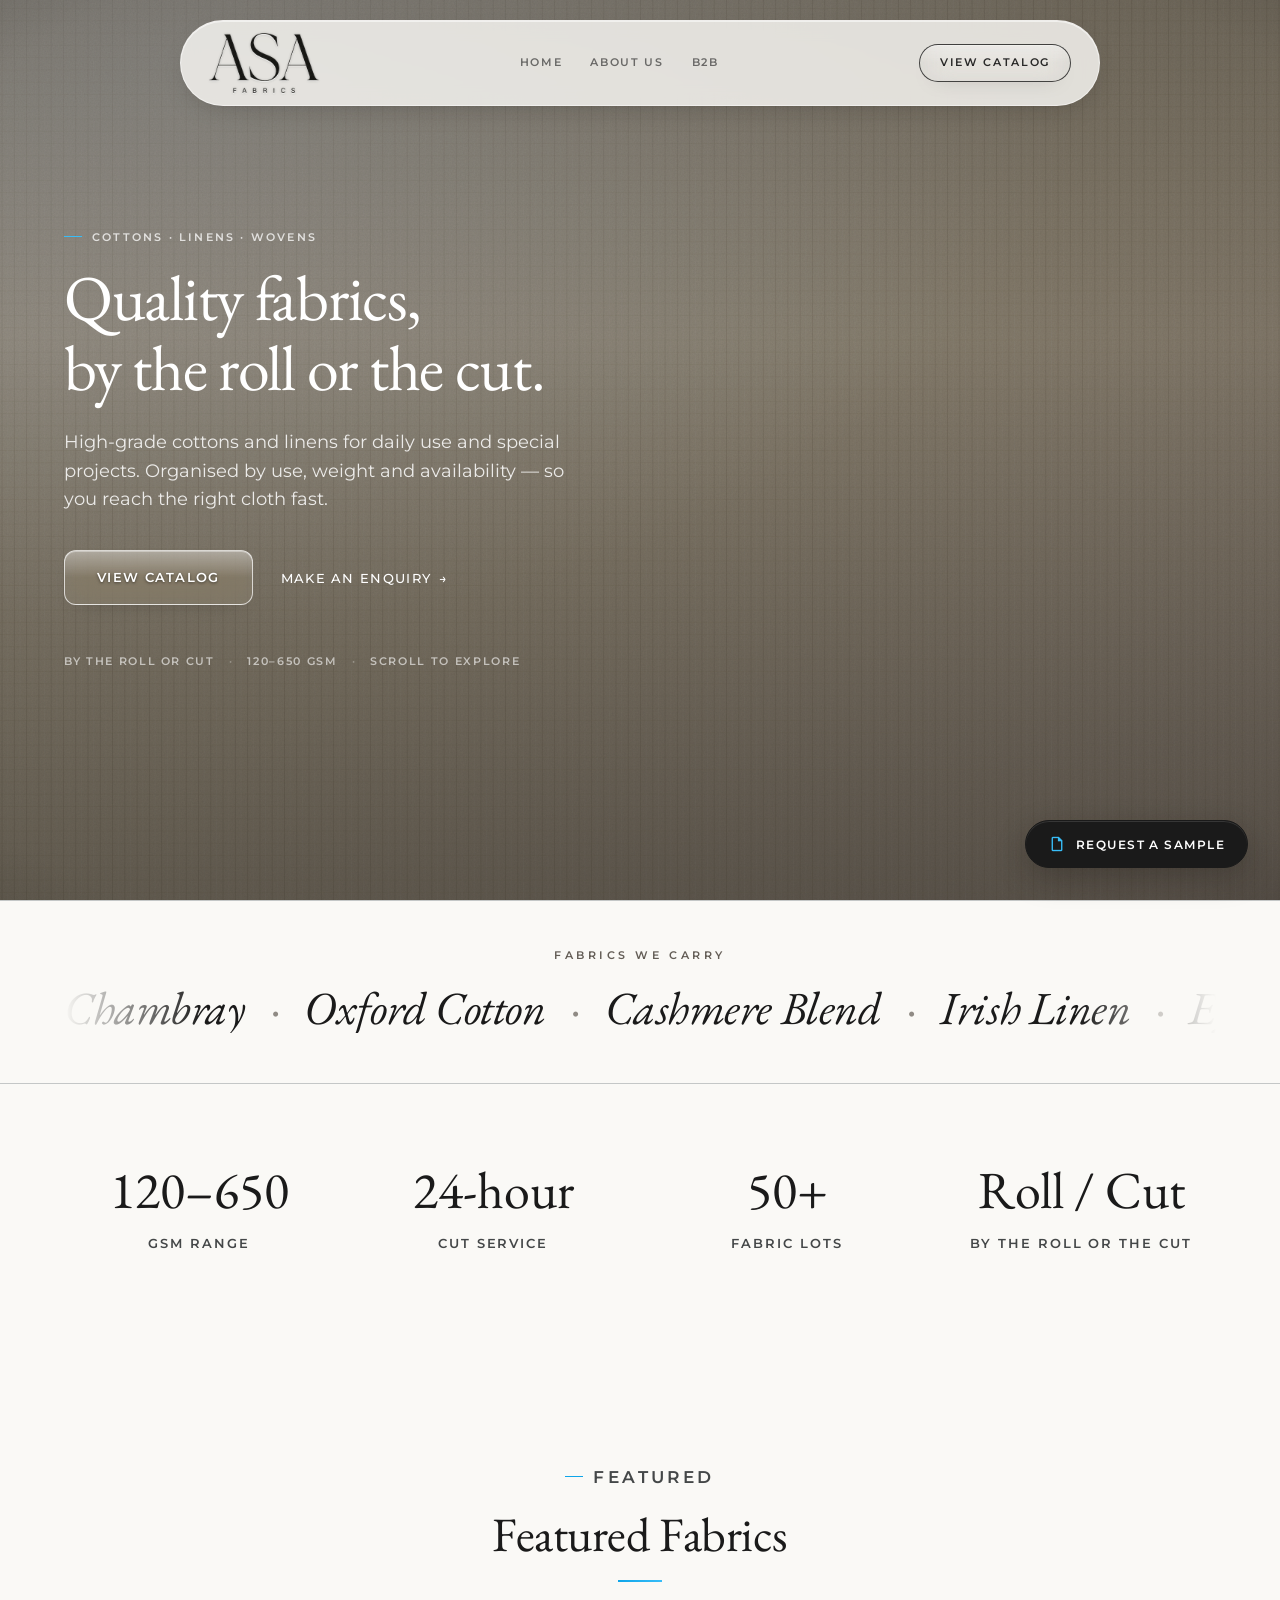
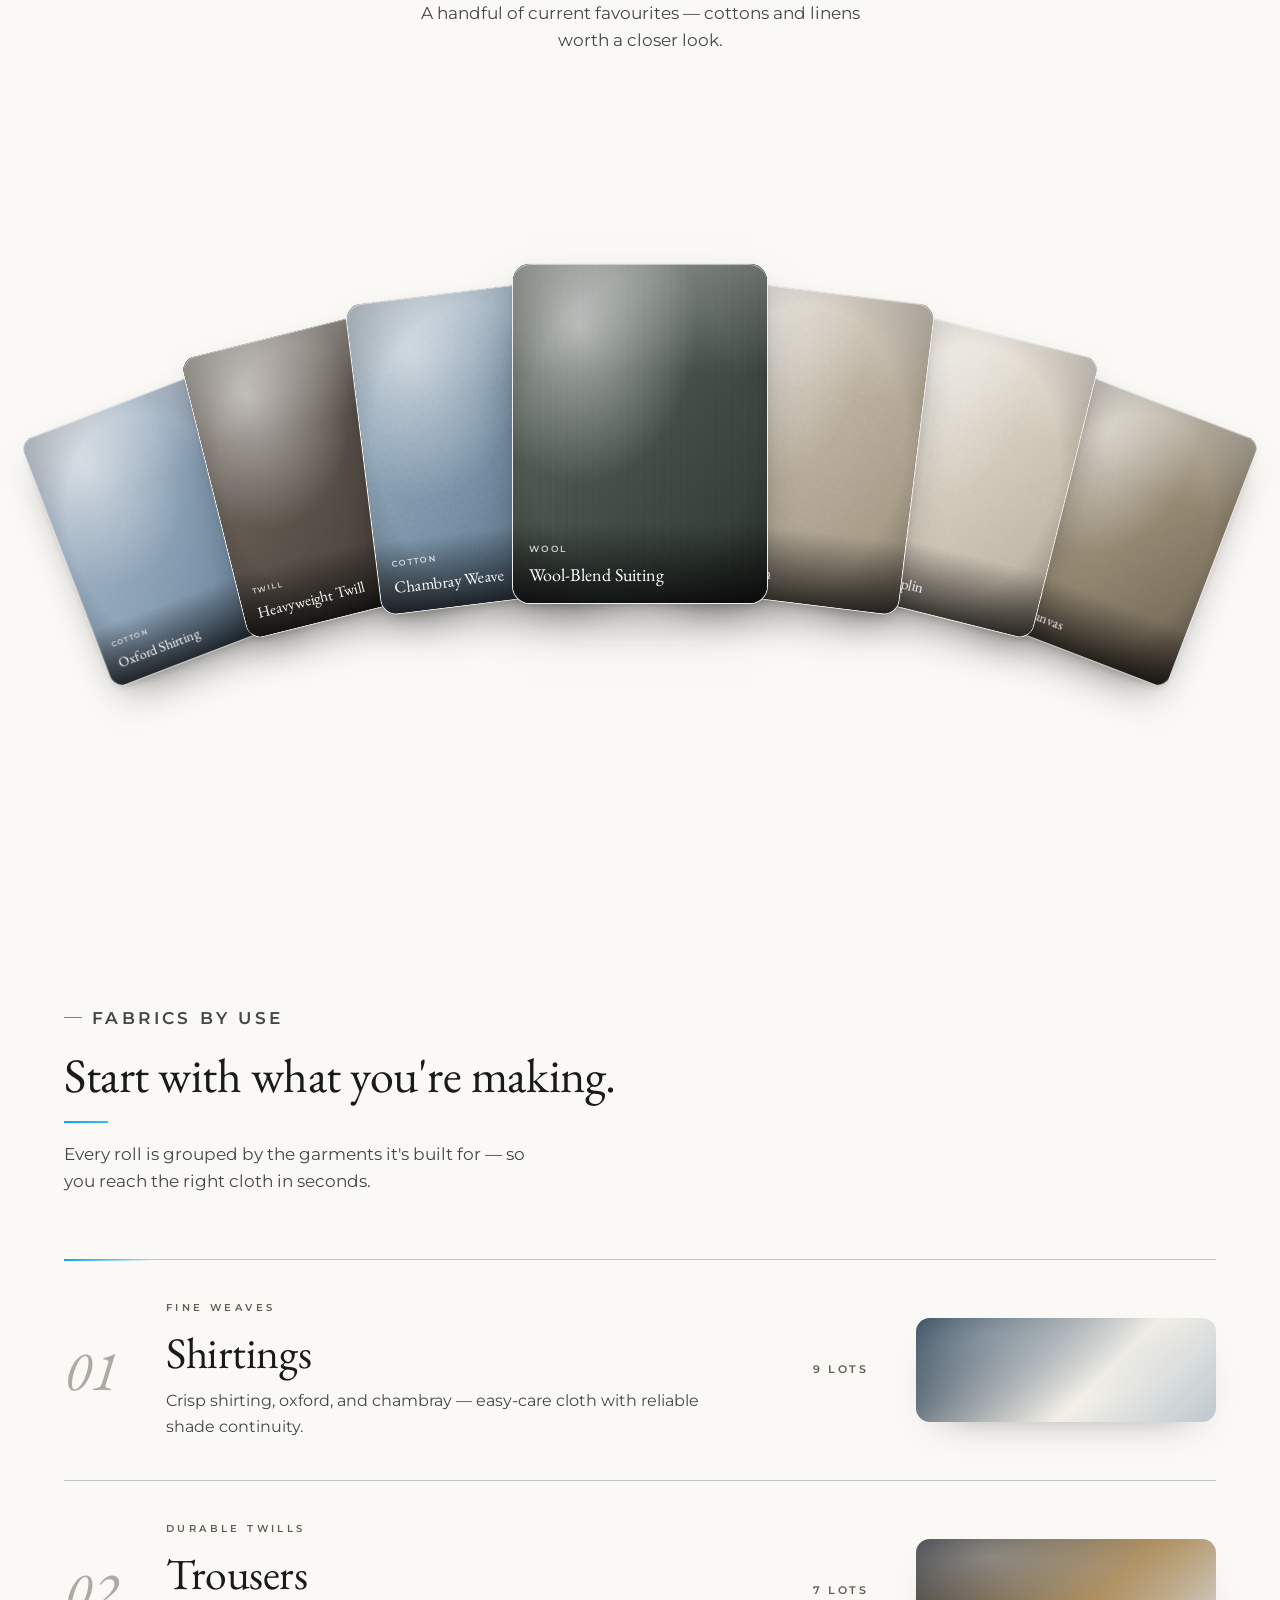
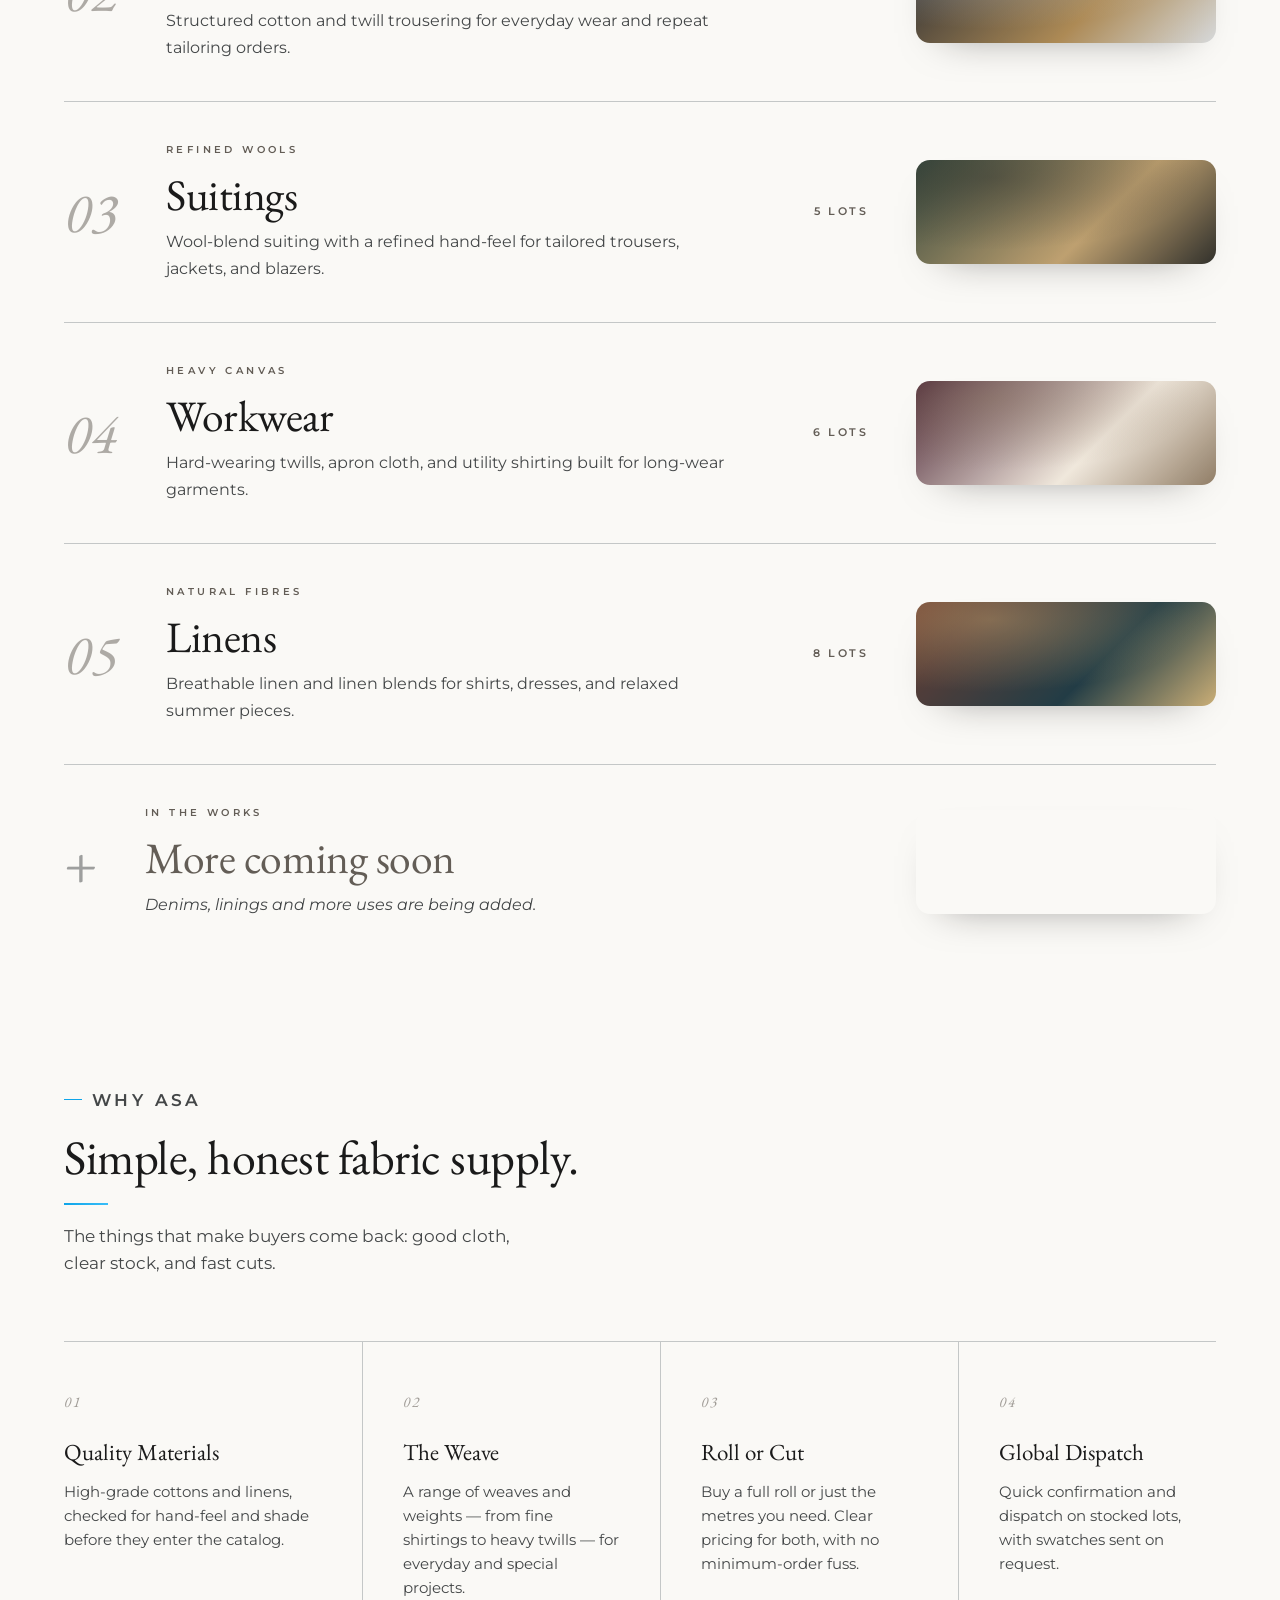
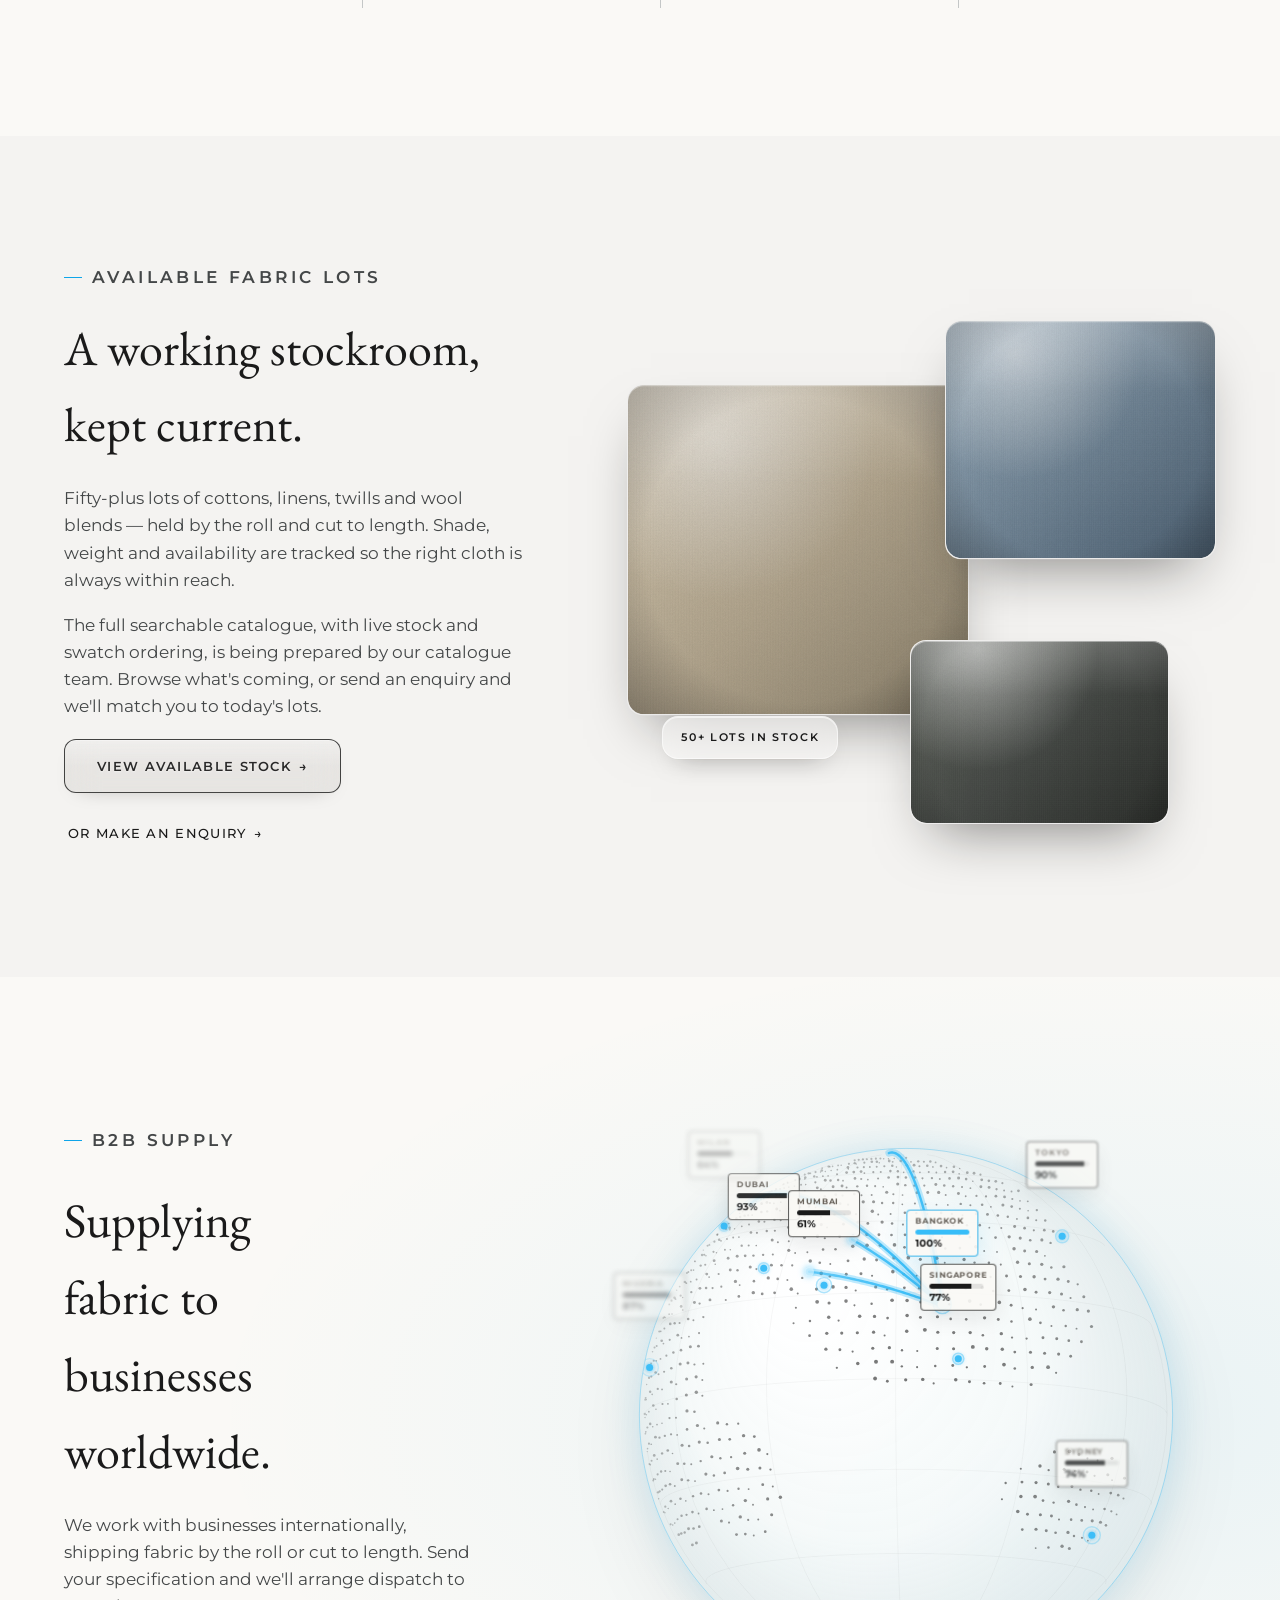
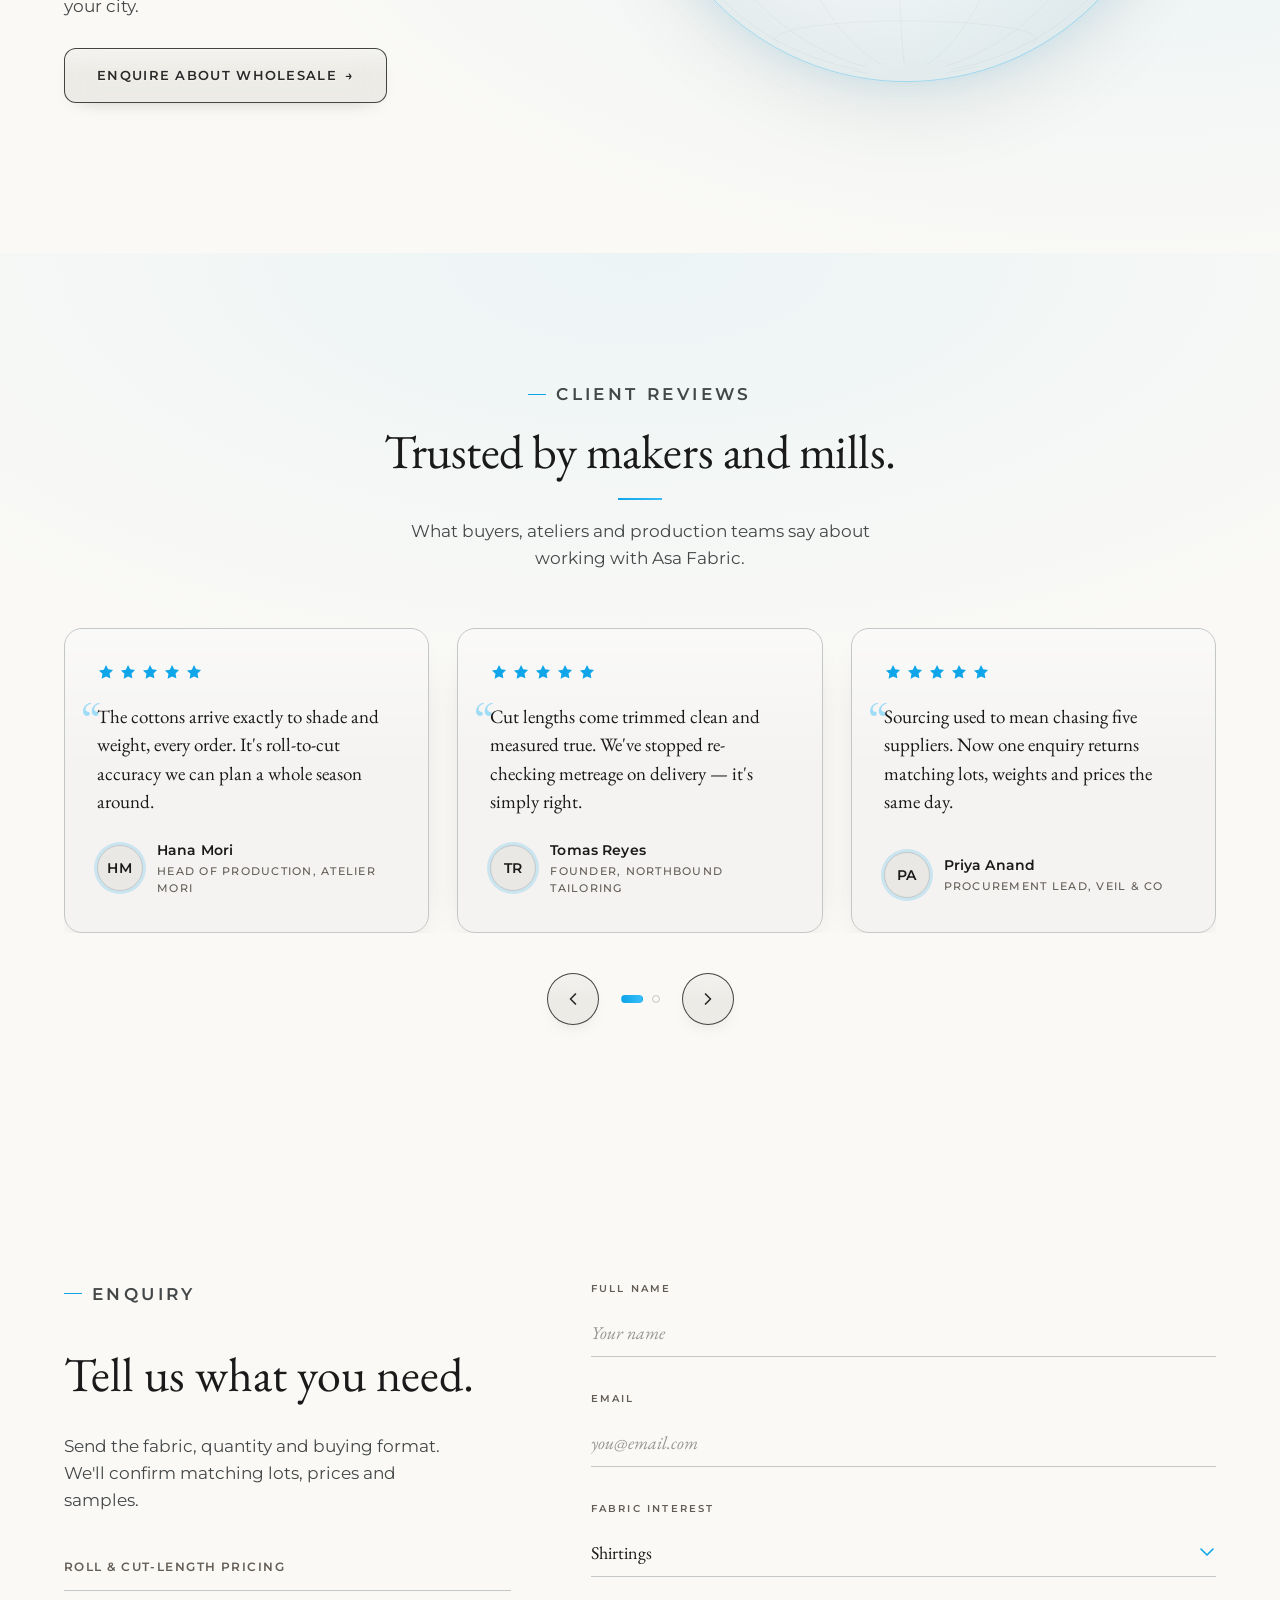
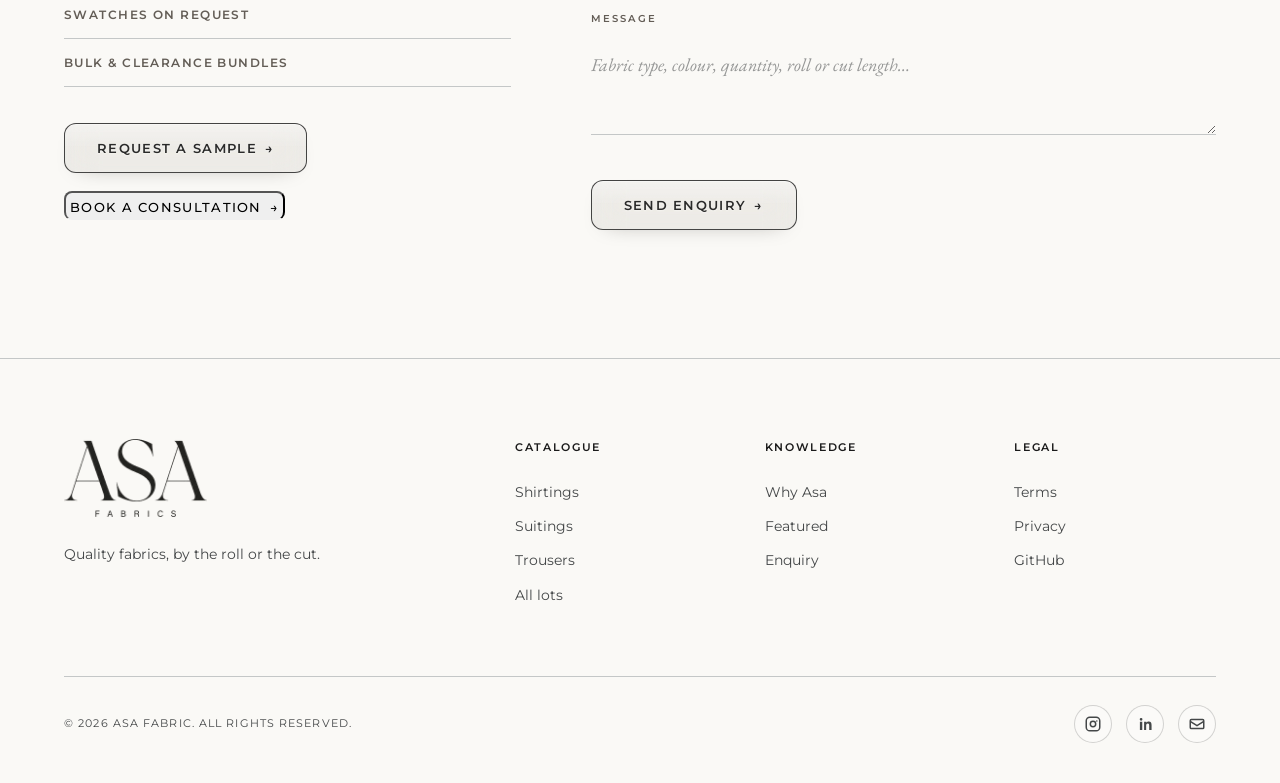
<file: index.html>
<!DOCTYPE html>
<html lang="en">
<head>
  <meta charset="UTF-8">
  <meta name="viewport" content="width=device-width, initial-scale=1.0">
  <meta name="description" content="Asa Fabric — quality fabrics, by the roll or the cut. High-grade cottons and linens for daily use and special projects.">
  <meta name="theme-color" content="#FAF9F6">
  <title>Asa Fabric — Quality Fabrics, by the Roll or the Cut</title>
  <link rel="canonical" href="https://asa-fabric.vercel.app/">

  <!-- Favicons -->
  <link rel="icon" type="image/png" sizes="48x48" href="assets/favicon-48.png?v=20260721-1">
  <link rel="icon" type="image/png" sizes="32x32" href="assets/favicon-32.png?v=20260721-1">
  <link rel="apple-touch-icon" sizes="180x180" href="assets/apple-touch-icon.png?v=20260721-1">

  <!-- Open Graph -->
  <meta property="og:type" content="website">
  <meta property="og:site_name" content="Asa Fabric">
  <meta property="og:title" content="Asa Fabric — Quality Fabrics, by the Roll or the Cut">
  <meta property="og:description" content="Quality fabrics, by the roll or the cut. High-grade cottons and linens for daily use and special projects.">
  <meta property="og:url" content="https://asa-fabric.vercel.app/">
  <meta property="og:image" content="https://asa-fabric.vercel.app/assets/og-image.png">
  <meta property="og:image:width" content="1200">
  <meta property="og:image:height" content="630">

  <!-- Twitter -->
  <meta name="twitter:card" content="summary_large_image">
  <meta name="twitter:title" content="Asa Fabric — Quality Fabrics, by the Roll or the Cut">
  <meta name="twitter:description" content="Quality fabrics, by the roll or the cut. High-grade cottons and linens for daily use and special projects.">
  <meta name="twitter:image" content="https://asa-fabric.vercel.app/assets/og-image.png">

  <!-- Structured data -->
  <script type="application/ld+json">
  {
    "@context": "https://schema.org",
    "@type": "Organization",
    "name": "Asa Fabric",
    "url": "https://asa-fabric.vercel.app/",
    "logo": "https://asa-fabric.vercel.app/assets/logo-dark.png",
    "description": "Quality fabrics, by the roll or the cut — high-grade cottons and linens for daily use and special projects."
  }
  </script>

  <link rel="preconnect" href="https://fonts.googleapis.com">
  <link rel="preconnect" href="https://fonts.gstatic.com" crossorigin>
  <!-- EB Garamond (serif), Montserrat (sans), Material Symbols (icons) -->
  <link href="https://fonts.googleapis.com/css2?family=EB+Garamond:ital,wght@0,400;0,500;0,600;1,400;1,500&family=Montserrat:wght@400;500;600;700&family=Material+Symbols+Outlined:opsz,wght,FILL,GRAD@24,400,0,0&display=swap" rel="stylesheet">
  <link rel="stylesheet" href="styles.css?v=20260723-2">

  <!-- GSAP (self-hosted) for the Featured Fabrics fan-carousel; app.js feature-detects window.gsap.
       Deferred: it's only used for the fan entrance, which inits after DOMContentLoaded. -->
  <script defer src="assets/gsap.min.js?v=20260627-1"></script>
</head>
<body id="top">
  <!-- paper-grain overlay -->
  <div class="grain" aria-hidden="true"></div>

  <!-- scroll progress bar -->
  <div class="scroll-progress" id="scrollProgress" aria-hidden="true"></div>

  <!-- ============ Glass-pill nav ============ -->
  <header class="glass-nav" id="glassNav">
    <!-- ============================================================
         LOGO / WORDMARK — single swappable logo include.
         The client's real "ASA / FABRICS" serif wordmark as transparent PNGs:
             assets/logo-light.png  — near-white ink, for DARK backgrounds
             assets/logo-dark.png   — dark ink, for LIGHT backgrounds (compressed)
         CSS swaps their opacity on .glass-nav.scrolled
         (transparent-over-hero => light; solid scrolled nav => dark).
         To replace the logo later, regenerate these variants and keep the
         <img> tags (with their intrinsic width/height for CLS).
         ============================================================ -->
    <a class="brand" href="#top" aria-label="Asa Fabric — home">
      <span class="brand-logo" aria-hidden="true">
        <img class="brand-logo-img dark" src="assets/logo-dark.png" width="294" height="160" alt="">
      </span>
    </a>

    <nav class="nav-links" aria-label="Primary">
      <a href="#top">Home</a>
      <a href="about.html">About Us</a>
      <a href="#reach">B2B</a>
    </nav>

    <a class="nav-cta" href="catalogue.html">View Catalog</a>

    <button class="nav-toggle" id="navToggle" type="button" aria-label="Open menu" aria-expanded="false" aria-controls="mobileMenu">
      <span></span><span></span><span></span>
    </button>
  </header>

  <!-- mobile glass menu -->
  <div class="mobile-menu" id="mobileMenu" aria-hidden="true">
    <!-- mobile menu sits on a light glass panel -> dark-ink wordmark -->
    <a class="brand mobile-brand" href="#top" aria-label="Asa Fabric — home">
      <span class="brand-logo" aria-hidden="true">
        <img class="brand-logo-img" src="assets/logo-dark.png" width="294" height="160" alt="">
      </span>
    </a>
    <a href="#top">Home</a>
    <a href="about.html">About Us</a>
    <a href="#reach">B2B</a>
    <a class="mobile-cta" href="catalogue.html">View Catalog</a>
  </div>

  <main>
    <!-- ============ Hero slideshow ============ -->
    <section class="hero" aria-label="Asa Fabric">
      <div class="slideshow" id="slideshow" aria-hidden="true">
        <!-- IMAGE SET — hero. PRIMARY src is the original remote fabric photo (Google
             Stitch lh3 URL). If a remote image ever fails to load, the onerror handler
             silently swaps in the matching LOCAL fabric swatch under assets/fabrics/
             (hero-N.svg) so the slide is never blank/grey. Solid bg-color fallback also
             applied in CSS (.slide-img background). To use new photos later, swap the
             primary src (and, optionally, the local fallback file). -->
        <div class="slide is-active" data-slide="0"><img class="slide-img" width="1920" height="1280" alt="Folded bolts of fine fabric in a warm, neutral palette" loading="eager" src="https://lh3.googleusercontent.com/aida-public/[base64]" onerror="this.onerror=null;this.src='assets/fabrics/hero-1.svg'"></div>
        <div class="slide" data-slide="1"><img class="slide-img" width="1920" height="1280" alt="Close-up of woven cotton fabric texture" loading="lazy" src="https://lh3.googleusercontent.com/aida-public/[base64]" onerror="this.onerror=null;this.src='assets/fabrics/hero-2.svg'"></div>
        <div class="slide" data-slide="2"><img class="slide-img" width="1920" height="1280" alt="Rolls of linen and cotton fabric on a shelf" loading="lazy" src="https://lh3.googleusercontent.com/aida-public/[base64]" onerror="this.onerror=null;this.src='assets/fabrics/hero-3.svg'"></div>
        <div class="slide" data-slide="3"><img class="slide-img" width="1920" height="1280" alt="Draped fabric showing a soft, natural weave" loading="lazy" src="https://lh3.googleusercontent.com/aida-public/[base64]" onerror="this.onerror=null;this.src='assets/fabrics/hero-4.svg'"></div>
        <div class="slide-scrim"></div>
      </div>

      <div class="hero-inner">
        <p class="eyebrow light reveal">Cottons · Linens · Wovens</p>
        <h1 class="hero-title reveal">Quality fabrics,<br>by the roll or the cut.</h1>
        <p class="hero-lede reveal">High-grade cottons and linens for daily use and special projects. Organised by use, weight and availability — so you reach the right cloth fast.</p>
        <div class="hero-actions reveal">
          <a class="btn btn-solid-light" href="catalogue.html">View Catalog</a>
          <a class="btn-link light" href="#contact">Make an enquiry <span aria-hidden="true">→</span></a>
        </div>
        <div class="hero-meta reveal" aria-hidden="true">
          <span>By the roll or cut</span>
          <span class="sep">·</span>
          <span>120–650 GSM</span>
          <span class="sep">·</span>
          <span class="scroll-hint">Scroll to explore</span>
        </div>
      </div>
    </section>

    <!-- ============ Fabric-type continuous rolling marquee ============
         A continuous, seamlessly-looping horizontal auto-scroll marquee of
         fabric names (large EB Garamond), driven by a CSS @keyframes track
         that app.js builds (a duplicated track so there is no seam jump).
         Pauses on hover. Reduced-motion / no-JS renders a static line. -->
    <section class="fabric-rotator" aria-label="Fabric types we carry">
      <p class="fabric-rotator-overline">Fabrics we carry</p>
      <div class="fabric-rotator-stage" id="fabricRotator" aria-hidden="true"></div>
      <!-- static fallback for reduced motion / no-JS -->
      <noscript><p class="fabric-rotator-static">Chambray · Oxford Cotton · Cashmere Blend · Irish Linen · Egyptian Giza Cotton · Heavyweight Twill · Raw Silk · Cotton Poplin</p></noscript>
    </section>

    <!-- ============ Stats strip ============ -->
    <!-- NOTE: placeholder stats — easily editable, no heritage claims. -->
    <section class="stats-strip" aria-label="At a glance">
      <div class="stat reveal"><strong>120–650</strong><span>GSM range</span></div>
      <div class="stat reveal"><strong>24-hour</strong><span>cut service</span></div>
      <div class="stat reveal"><strong>50+</strong><span>fabric lots</span></div>
      <div class="stat reveal"><strong>Roll / Cut</strong><span>by the roll or the cut</span></div>
    </section>

    <!-- ============ Featured Fabrics (GSAP fan-carousel) ============ -->
    <section class="featured" id="featured" aria-label="Featured fabrics">
      <div class="section-heading center reveal">
        <p class="eyebrow">Featured</p>
        <h2>Featured Fabrics</h2>
        <p>A handful of current favourites — cottons and linens worth a closer look.</p>
      </div>
      <!-- Fan layout is populated by app.js. Falls back to a static row if GSAP is unavailable. -->
      <div class="fan" id="fanCarousel">
        <div class="fan-layout" id="fanLayout"></div>
      </div>
    </section>

    <!-- ============ Fabrics by use ============
         Editorial Index layout (the chosen, permanent design): full-width
         stacked rows rendered from the `useCases` data in app.js into #useGrid.
         Large serif use-names, tracked overlines, hairline dividers, and an
         image that reveals/zooms on hover with a light-blue accent on the
         numeral + arrow. Reduced-motion safe (no motion required to read it). -->
    <section class="uses-section" id="uses">
      <div class="uses-head">
        <div class="section-heading reveal">
          <p class="eyebrow">Fabrics by use</p>
          <h2>Start with what you're making.</h2>
          <p>Every roll is grouped by the garments it's built for — so you reach the right cloth in seconds.</p>
        </div>
      </div>
      <div class="use-grid" id="useGrid"></div>
    </section>

    <!-- ============ Why Asa ============ -->
    <section class="why-section" id="why">
      <div class="section-heading reveal">
        <p class="eyebrow">Why Asa</p>
        <h2>Simple, honest fabric supply.</h2>
        <p>The things that make buyers come back: good cloth, clear stock, and fast cuts.</p>
      </div>
      <div class="why-grid">
        <article class="why-card reveal">
          <span class="why-num">01</span>
          <h3>Quality Materials</h3>
          <p>High-grade cottons and linens, checked for hand-feel and shade before they enter the catalog.</p>
        </article>
        <article class="why-card reveal">
          <span class="why-num">02</span>
          <h3>The Weave</h3>
          <p>A range of weaves and weights — from fine shirtings to heavy twills — for everyday and special projects.</p>
        </article>
        <article class="why-card reveal">
          <span class="why-num">03</span>
          <h3>Roll or Cut</h3>
          <p>Buy a full roll or just the metres you need. Clear pricing for both, with no minimum-order fuss.</p>
        </article>
        <article class="why-card reveal">
          <span class="why-num">04</span>
          <h3>Global Dispatch</h3>
          <p>Quick confirmation and dispatch on stocked lots, with swatches sent on request.</p>
        </article>
      </div>
    </section>

    <!-- ============ Available Fabric Lots — teaser (no selling on landing) ============ -->
    <!-- Teaser only: no price grid / search on the landing page. The full searchable,
         filterable catalogue with live stock is built separately by the catalogue team
         inside the clean <section id="catalog"> slot below. The `useCases` data array
         in app.js still drives the Fabrics-by-Use grid; catalogue product data is owned
         by the catalogue team. -->
    <section class="stock-teaser" id="stock-teaser">
      <div class="stock-inner">
        <div class="stock-copy reveal">
          <p class="eyebrow">Available Fabric Lots</p>
          <h2>A working stockroom, kept current.</h2>
          <p>Fifty-plus lots of cottons, linens, twills and wool blends — held by the roll and cut to length. Shade, weight and availability are tracked so the right cloth is always within reach.</p>
          <p>The full searchable catalogue, with live stock and swatch ordering, is being prepared by our catalogue team. Browse what's coming, or send an enquiry and we'll match you to today's lots.</p>
          <div class="stock-actions">
            <a class="btn btn-solid" href="catalogue.html">View Available Stock <span aria-hidden="true">→</span></a>
            <a class="btn-link" href="#contact">Or make an enquiry <span aria-hidden="true">→</span></a>
          </div>
        </div>

        <!-- representative preview collage (decorative; swap src URLs for client photos later) -->
        <div class="stock-collage reveal" aria-hidden="true">
          <span class="collage-img collage-a" data-parallax="0.04"></span>
          <span class="collage-img collage-b" data-parallax="-0.05"></span>
          <span class="collage-img collage-c" data-parallax="0.03"></span>
          <span class="collage-badge">50+ lots in stock</span>
        </div>
      </div>
    </section>

    <!-- CATALOGUE SECTION — intentionally left empty. To be implemented by the catalogue
         team (Shaan). Build the catalogue UI inside this <section id="catalog"> — the
         "View Available Stock" teaser button and the nav "Catalog" links resolve to this
         anchor. Catalogue product data lives with the catalogue team (was the `fabrics`
         array in app.js). Styled to near-zero height so the live page shows no empty band. -->
    <section class="catalog-slot" id="catalog" aria-hidden="true"></section>

    <!-- ============================================================
         B2B GLOBAL SUPPLY — animated canvas globe
         The globe, destination labels, blue route beams, pulses, and rotation
         are rendered by buildWorldMap() in app.js as vanilla canvas/HTML.
         It replays the blue beam sequence each time the section scrolls in.
         ============================================================ -->
    <section class="world-map" id="reach" aria-label="Global fabric supply">
      <div class="world-inner">
        <div class="world-copy reveal">
          <p class="eyebrow">B2B Supply</p>
          <h2>Supplying fabric to businesses worldwide.</h2>
          <p>We work with businesses internationally, shipping fabric by the roll or cut to length. Send your specification and we'll arrange dispatch to your city.</p>
          <a class="btn btn-solid" href="#contact">Enquire about wholesale <span aria-hidden="true">→</span></a>
        </div>

        <!-- Globe figure. The canvas/label markup is injected by app.js. -->
        <figure class="world-figure reveal" aria-hidden="true">
          <div class="world-map-stage" id="worldMapStage"></div>
        </figure>
      </div>
    </section>

    <!-- ============================================================
         CLIENT REVIEWS / TESTIMONIALS — auto-advancing carousel
         A 21st.dev-style testimonial row re-created in vanilla JS (no
         React / motion / npm). Cards (quote + initials avatar + stars +
         name + role) are rendered by initTestimonials() in app.js from the
         TESTIMONIALS placeholder array there. The track auto-advances
         (~5s/step, pauses on hover + hidden tab) and has real <button>
         left/right arrows + position dots for manual nav. Motion gating
         mirrors the site (promptMotionEnabled forces auto-advance). The
         markup below is a static, content-present fallback for no-JS /
         reduced-motion so the reviews are always readable.
         Placed AFTER the world map (#reach) and BEFORE the enquiry
         (#contact) as a social-proof lead-in to the enquiry.
         ============================================================ -->
    <section class="testimonials" id="reviews" aria-label="Client reviews">
      <div class="section-heading center reveal">
        <p class="eyebrow">Client Reviews</p>
        <h2>Trusted by makers and mills.</h2>
        <p>What buyers, ateliers and production teams say about working with Asa Fabric.</p>
      </div>

      <!-- Carousel. app.js injects the cards + arrows + dots into #testimonialsTrack
           and its sibling controls. The static cards below are the no-JS fallback. -->
      <div class="testimonials-carousel" id="testimonialsCarousel">
        <div class="testimonials-viewport" id="testimonialsViewport">
          <div class="testimonials-track" id="testimonialsTrack">
            <!-- Static fallback row (no-JS / reduced-motion). Replaced by app.js. -->
            <noscript>
              <article class="testimonial-card">
                <p class="testimonial-quote">The cottons arrive exactly to shade and weight, every order. Roll-to-cut accuracy we can plan a season around.</p>
                <div class="testimonial-person">
                  <span class="testimonial-avatar" aria-hidden="true">HM</span>
                  <span class="testimonial-meta"><span class="testimonial-name">Hana Mori</span><span class="testimonial-role">Head of Production, Atelier Mori</span></span>
                </div>
              </article>
            </noscript>
          </div>
        </div>
      </div>
    </section>

    <!-- ============ Enquiry ============ -->
    <section class="contact-section" id="contact">
      <div class="contact-copy reveal">
        <p class="eyebrow">Enquiry</p>
        <h2>Tell us what you need.</h2>
        <p>Send the fabric, quantity and buying format. We'll confirm matching lots, prices and samples.</p>
        <ul class="contact-points">
          <li>Roll &amp; cut-length pricing</li>
          <li>Swatches on request</li>
          <li>Bulk &amp; clearance bundles</li>
        </ul>
        <!-- Open the consultation / sample modal (initConsultation in app.js).
             The quick form below stays as the no-JS / lightweight path. -->
        <div class="contact-cta reveal">
          <button class="btn btn-solid" type="button" data-consult-open="sample">
            Request a sample <span aria-hidden="true">→</span>
          </button>
          <button class="btn-link" type="button" data-consult-open="consultation">
            Book a consultation <span aria-hidden="true">→</span>
          </button>
        </div>
      </div>
      <form class="lead-form reveal" id="leadForm" novalidate>
        <!-- honeypot: real people leave this empty; FormSubmit drops it if filled -->
        <div class="form-hp" aria-hidden="true"><label>Leave this field empty<input type="text" name="_honey" tabindex="-1" autocomplete="off"></label></div>
        <label>
          Full Name
          <span class="field"><input type="text" name="name" placeholder="Your name" required></span>
        </label>
        <label>
          Email
          <span class="field"><input type="email" name="email" placeholder="you@email.com" required></span>
        </label>
        <label>
          Fabric Interest
          <span class="field"><select name="interest">
            <option>Shirtings</option>
            <option>Suitings</option>
            <option>Trousers</option>
            <option>Linens</option>
            <option>Cottons</option>
            <option>Bulk / clearance</option>
            <option>Other</option>
          </select></span>
        </label>
        <label>
          Message
          <span class="field"><textarea name="message" placeholder="Fabric type, colour, quantity, roll or cut length…"></textarea></span>
        </label>
        <button class="btn btn-solid" type="submit">Send Enquiry <span aria-hidden="true">→</span></button>
        <p class="form-note" id="formNote" hidden>Thanks — your enquiry is noted. The team will follow up shortly.</p>
      </form>
    </section>
  </main>

  <!-- ============ Footer ============ -->
  <footer class="site-footer">
    <div class="footer-grid">
      <div class="footer-brand-col">
        <a class="brand footer-brand" href="#top" aria-label="Asa Fabric — home">
          <!-- Footer sits on a light canvas band, so use the dark-ink wordmark. -->
          <span class="brand-logo" aria-hidden="true">
            <img class="brand-logo-img" src="assets/logo-dark.png" width="294" height="160" alt="">
          </span>
        </a>
        <p class="footer-tagline">Quality fabrics, by the roll or the cut.</p>
      </div>

      <nav class="footer-col" aria-label="Catalogue">
        <h4>Catalogue</h4>
        <a href="#uses">Shirtings</a>
        <a href="#uses">Suitings</a>
        <a href="#uses">Trousers</a>
        <a href="catalogue.html">All lots</a>
      </nav>

      <nav class="footer-col" aria-label="Knowledge">
        <h4>Knowledge</h4>
        <a href="#why">Why Asa</a>
        <a href="#featured">Featured</a>
        <a href="#contact">Enquiry</a>
      </nav>

      <nav class="footer-col" aria-label="Legal">
        <h4>Legal</h4>
        <a href="#top">Terms</a>
        <a href="#top">Privacy</a>
        <a href="https://github.com/veersethisteam2214-sys/AsaFabric" target="_blank" rel="noreferrer">GitHub</a>
      </nav>
    </div>

    <div class="footer-bottom">
      <small class="footer-legal">© <span id="year"></span> Asa Fabric. All rights reserved.</small>
      <div class="footer-social" aria-label="Social">
        <a href="#top" aria-label="Instagram">
          <svg aria-hidden="true" viewBox="0 0 24 24">
            <path d="M7.8 2h8.4A5.8 5.8 0 0 1 22 7.8v8.4a5.8 5.8 0 0 1-5.8 5.8H7.8A5.8 5.8 0 0 1 2 16.2V7.8A5.8 5.8 0 0 1 7.8 2Zm0 2A3.8 3.8 0 0 0 4 7.8v8.4A3.8 3.8 0 0 0 7.8 20h8.4a3.8 3.8 0 0 0 3.8-3.8V7.8A3.8 3.8 0 0 0 16.2 4H7.8Zm4.2 3.4a4.6 4.6 0 1 1 0 9.2 4.6 4.6 0 0 1 0-9.2Zm0 2a2.6 2.6 0 1 0 0 5.2 2.6 2.6 0 0 0 0-5.2Zm5.1-2.55a1.05 1.05 0 1 1 0 2.1 1.05 1.05 0 0 1 0-2.1Z"/>
          </svg>
        </a>
        <a href="#top" aria-label="LinkedIn">
          <svg aria-hidden="true" viewBox="0 0 24 24">
            <path d="M5.2 8.9h3.15V20H5.2V8.9ZM6.78 4a1.83 1.83 0 1 1 0 3.66 1.83 1.83 0 0 1 0-3.66Zm4.02 4.9h3.02v1.52h.04c.42-.8 1.45-1.72 3.04-1.72 3.25 0 3.85 2.14 3.85 4.92V20H17.6v-5.65c0-1.35-.03-3.08-1.88-3.08-1.88 0-2.17 1.47-2.17 2.98V20H10.8V8.9Z"/>
          </svg>
        </a>
        <a href="#contact" aria-label="Email">
          <svg aria-hidden="true" viewBox="0 0 24 24">
            <path d="M4.5 5h15A2.5 2.5 0 0 1 22 7.5v9A2.5 2.5 0 0 1 19.5 19h-15A2.5 2.5 0 0 1 2 16.5v-9A2.5 2.5 0 0 1 4.5 5Zm0 2a.5.5 0 0 0-.5.5v.36l8 5.14 8-5.14V7.5a.5.5 0 0 0-.5-.5h-15ZM20 10.24l-7.46 4.8a1 1 0 0 1-1.08 0L4 10.24v6.26a.5.5 0 0 0 .5.5h15a.5.5 0 0 0 .5-.5v-6.26Z"/>
          </svg>
        </a>
      </div>
    </div>
  </footer>

  <!-- ============================================================
       CONSULTATION / SAMPLE REQUEST
       A floating action button + accessible two-tab modal dialog.
       All behavior (open/close, focus trap, tab switching, conditional
       address fields, the date+2 rule, validation, submission) is wired
       by initConsultation() in app.js. The dialog markup is inert until
       JS upgrades it; the quick enquiry form (#leadForm) above remains the
       no-JS fallback. Submits to the /api/consultation serverless function.
       ============================================================ -->
  <button class="fab-consult" id="fabConsult" type="button"
          aria-haspopup="dialog" aria-controls="consultModal"
          data-consult-open="sample" hidden>
    <span class="fab-consult-icon material-symbols-outlined" aria-hidden="true">draft</span>
    <span class="fab-consult-label">Request a Sample</span>
  </button>

  <div class="consult-overlay" id="consultModal" hidden>
    <div class="consult-backdrop" data-consult-close aria-hidden="true"></div>

    <div class="consult-dialog" role="dialog" aria-modal="true"
         aria-labelledby="consultTitle" aria-describedby="consultIntro">
      <button class="consult-close" type="button" data-consult-close aria-label="Close dialog">
        <span class="material-symbols-outlined" aria-hidden="true">close</span>
      </button>

      <header class="consult-head">
        <p class="eyebrow">Get started</p>
        <h2 id="consultTitle">Request information or book a visit</h2>
        <p class="consult-intro" id="consultIntro">Tell us what you're making and how you'd like to proceed — we'll match you to today's lots, post a sample, or schedule an in-person look at the cloth.</p>
      </header>

      <div class="consult-tabs" role="tablist" aria-label="Choose an option">
        <button class="consult-tab is-active" type="button" role="tab"
                id="consultTabSample" aria-selected="true" aria-controls="consultPanelSample">
          Request Info &amp; Sample
        </button>
        <button class="consult-tab" type="button" role="tab" tabindex="-1"
                id="consultTabBook" aria-selected="false" aria-controls="consultPanelBook">
          Book a Consultation
        </button>
      </div>

      <!-- ===== Panel 1 — Request information & sample ===== -->
      <form class="lead-form consult-form" id="consultPanelSample" role="tabpanel"
            aria-labelledby="consultTabSample" data-type="sample" novalidate>
        <!-- honeypot (hidden from users; bots fill it) -->
        <div class="consult-hp" aria-hidden="true">
          <label>Website<input type="text" name="website" tabindex="-1" autocomplete="off"></label>
          <label>Leave this field empty<input type="text" name="_honey" tabindex="-1" autocomplete="off"></label>
        </div>

        <div class="consult-grid">
          <label>Full Name
            <span class="field"><input type="text" name="fullName" autocomplete="name" placeholder="Your name" required></span>
            <span class="field-error" data-error-for="fullName" aria-live="polite"></span>
          </label>
          <label>Company <span class="optional">(optional)</span>
            <span class="field"><input type="text" name="company" autocomplete="organization" placeholder="Company name"></span>
          </label>
          <label>Email
            <span class="field"><input type="email" name="email" autocomplete="email" placeholder="you@email.com" required></span>
            <span class="field-error" data-error-for="email" aria-live="polite"></span>
          </label>
          <label>Phone Number
            <span class="field"><input type="tel" name="phone" autocomplete="tel" placeholder="+44 …" required></span>
            <span class="field-error" data-error-for="phone" aria-live="polite"></span>
          </label>
        </div>

        <fieldset class="consult-fieldset consult-span">
          <legend>Fabrics of interest</legend>
          <div class="chip-group" role="group" aria-label="Fabrics of interest">
            <label class="chip"><input type="checkbox" name="products" value="Shirtings"><span>Shirtings</span></label>
            <label class="chip"><input type="checkbox" name="products" value="Suitings"><span>Suitings</span></label>
            <label class="chip"><input type="checkbox" name="products" value="Trousers"><span>Trousers</span></label>
            <label class="chip"><input type="checkbox" name="products" value="Workwear"><span>Workwear</span></label>
            <label class="chip"><input type="checkbox" name="products" value="Linens"><span>Linens</span></label>
            <label class="chip"><input type="checkbox" name="products" value="Cottons"><span>Cottons</span></label>
            <label class="chip"><input type="checkbox" name="products" value="Bulk / clearance"><span>Bulk / clearance</span></label>
            <label class="chip"><input type="checkbox" name="products" value="Other"><span>Other</span></label>
          </div>
          <span class="field-error" data-error-for="products" aria-live="polite"></span>
        </fieldset>

        <label class="consult-span">Project details &amp; requirements
          <span class="field"><textarea name="projectDetails" placeholder="Fabric type, colour, quantity, roll or cut length, timelines…"></textarea></span>
        </label>

        <fieldset class="consult-fieldset consult-span">
          <legend>How would you like to receive information?</legend>
          <div class="radio-cards" role="radiogroup" aria-label="Preferred response">
            <label class="radio-card">
              <input type="radio" name="deliveryMethod" value="email" checked>
              <span class="radio-card-body">
                <strong>Email me more information</strong>
                <small>We'll send details, pricing and swatch photos by email.</small>
              </span>
            </label>
            <label class="radio-card">
              <input type="radio" name="deliveryMethod" value="post">
              <span class="radio-card-body">
                <strong>Send me a physical sample by post</strong>
                <small>We'll mail a cut swatch to your delivery address.</small>
              </span>
            </label>
          </div>
          <span class="field-error" data-error-for="deliveryMethod" aria-live="polite"></span>
        </fieldset>

        <!-- Conditional postal address — revealed only for "by post" -->
        <div class="consult-address consult-span" data-address hidden>
          <p class="consult-subhead">Where should we post your sample?</p>
          <div class="consult-grid">
            <label class="consult-span">Delivery Address
              <span class="field"><input type="text" name="addressLine1" autocomplete="address-line1" placeholder="Street and number"></span>
              <span class="field-error" data-error-for="addressLine1" aria-live="polite"></span>
            </label>
            <label>City
              <span class="field"><input type="text" name="city" autocomplete="address-level2" placeholder="City"></span>
              <span class="field-error" data-error-for="city" aria-live="polite"></span>
            </label>
            <label>Postal Code
              <span class="field"><input type="text" name="postalCode" autocomplete="postal-code" placeholder="Postal / ZIP"></span>
              <span class="field-error" data-error-for="postalCode" aria-live="polite"></span>
            </label>
            <label class="consult-span">Country
              <span class="field"><input type="text" name="country" autocomplete="country-name" placeholder="Country"></span>
              <span class="field-error" data-error-for="country" aria-live="polite"></span>
            </label>
          </div>
        </div>

        <div class="consult-actions consult-span">
          <button class="btn btn-solid consult-submit" type="submit">
            <span class="consult-submit-label">Send Request <span aria-hidden="true">→</span></span>
            <span class="consult-spinner" aria-hidden="true"></span>
          </button>
          <p class="consult-form-error" data-form-error role="alert" hidden></p>
        </div>
      </form>

      <!-- ===== Panel 2 — Book an in-person consultation ===== -->
      <form class="lead-form consult-form" id="consultPanelBook" role="tabpanel"
            aria-labelledby="consultTabBook" data-type="consultation" novalidate hidden>
        <div class="consult-hp" aria-hidden="true">
          <label>Website<input type="text" name="website" tabindex="-1" autocomplete="off"></label>
          <label>Leave this field empty<input type="text" name="_honey" tabindex="-1" autocomplete="off"></label>
        </div>

        <div class="consult-grid">
          <label>Full Name
            <span class="field"><input type="text" name="fullName" autocomplete="name" placeholder="Your name" required></span>
            <span class="field-error" data-error-for="fullName" aria-live="polite"></span>
          </label>
          <label>Company <span class="optional">(optional)</span>
            <span class="field"><input type="text" name="company" autocomplete="organization" placeholder="Company name"></span>
          </label>
          <label>Email
            <span class="field"><input type="email" name="email" autocomplete="email" placeholder="you@email.com" required></span>
            <span class="field-error" data-error-for="email" aria-live="polite"></span>
          </label>
          <label>Phone Number
            <span class="field"><input type="tel" name="phone" autocomplete="tel" placeholder="+44 …" required></span>
            <span class="field-error" data-error-for="phone" aria-live="polite"></span>
          </label>
          <label>Preferred Date
            <span class="field"><input type="date" name="preferredDate" required></span>
            <span class="consult-hint" data-earliest-hint></span>
            <span class="field-error" data-error-for="preferredDate" aria-live="polite"></span>
          </label>
          <label>Preferred Time
            <span class="field"><select name="timeSlot" required>
              <option value="" disabled selected>Select a time slot</option>
              <option value="Morning (9:00–12:00)">Morning (9:00–12:00)</option>
              <option value="Midday (12:00–15:00)">Midday (12:00–15:00)</option>
              <option value="Afternoon (15:00–18:00)">Afternoon (15:00–18:00)</option>
            </select></span>
            <span class="field-error" data-error-for="timeSlot" aria-live="polite"></span>
          </label>
        </div>

        <label class="consult-span">Project requirements
          <span class="field"><textarea name="projectDetails" placeholder="What you'd like to see — fabrics, quantities, the project you're sourcing for…"></textarea></span>
        </label>

        <div class="consult-actions consult-span">
          <button class="btn btn-solid consult-submit" type="submit">
            <span class="consult-submit-label">Book Consultation <span aria-hidden="true">→</span></span>
            <span class="consult-spinner" aria-hidden="true"></span>
          </button>
          <p class="consult-form-error" data-form-error role="alert" hidden></p>
        </div>
      </form>

      <!-- ===== Shared success state (shown after a successful submit) ===== -->
      <div class="consult-success" data-success hidden>
        <span class="consult-success-mark material-symbols-outlined" aria-hidden="true">check_circle</span>
        <h3 data-success-title>Thank you — your request is in.</h3>
        <p data-success-body>The team will follow up shortly. A confirmation has been sent to your email.</p>
        <button class="btn btn-solid" type="button" data-consult-close>Done</button>
      </div>
    </div>
  </div>

  <!-- ============================================================
       EMAIL-CAPTURE POPUP (shared snippet — index / about / catalogue)
       Shown once per visitor by initEmailPopup() in site-forms.js: after a
       ~6s delay (or exit-intent) on the FIRST visit, then never again
       (localStorage "asaEmailPopupDone", shared across pages). Submits to
       FormSubmit via AJAX. Inert / hidden until JS reveals it — no layout shift.
       ============================================================ -->
  <div class="email-popup" id="emailPopup" hidden>
    <div class="email-popup-backdrop" data-popup-close aria-hidden="true"></div>
    <div class="email-popup-card" role="dialog" aria-modal="true"
         aria-labelledby="emailPopupTitle" aria-describedby="emailPopupBody">
      <button class="email-popup-close" type="button" data-popup-close aria-label="Close">
        <span aria-hidden="true">&times;</span>
      </button>
      <p class="eyebrow">Newsletter</p>
      <h2 id="emailPopupTitle">Stay in the loop</h2>
      <p class="email-popup-lede" id="emailPopupBody">Be first to hear about new fabric arrivals and stock — the occasional note, nothing more.</p>
      <form class="email-popup-form" id="emailPopupForm" novalidate>
        <!-- honeypot: real people leave this empty; FormSubmit drops it if filled -->
        <div class="email-popup-hp" aria-hidden="true">
          <label>Leave this field empty<input type="text" name="_honey" tabindex="-1" autocomplete="off"></label>
        </div>
        <label class="email-popup-field">
          <span class="email-popup-sr">Email address</span>
          <input type="email" name="email" placeholder="you@email.com" required autocomplete="email">
        </label>
        <button class="btn btn-solid" type="submit">Keep me posted <span aria-hidden="true">&rarr;</span></button>
        <p class="email-popup-note" data-popup-note role="status" aria-live="polite" hidden></p>
      </form>
      <button class="email-popup-dismiss" type="button" data-popup-close>No thanks</button>
    </div>
  </div>

  <script defer src="site-forms.js?v=20260723-2"></script>
  <script defer src="app.js?v=20260723-2"></script>
</body>
</html>
</file>
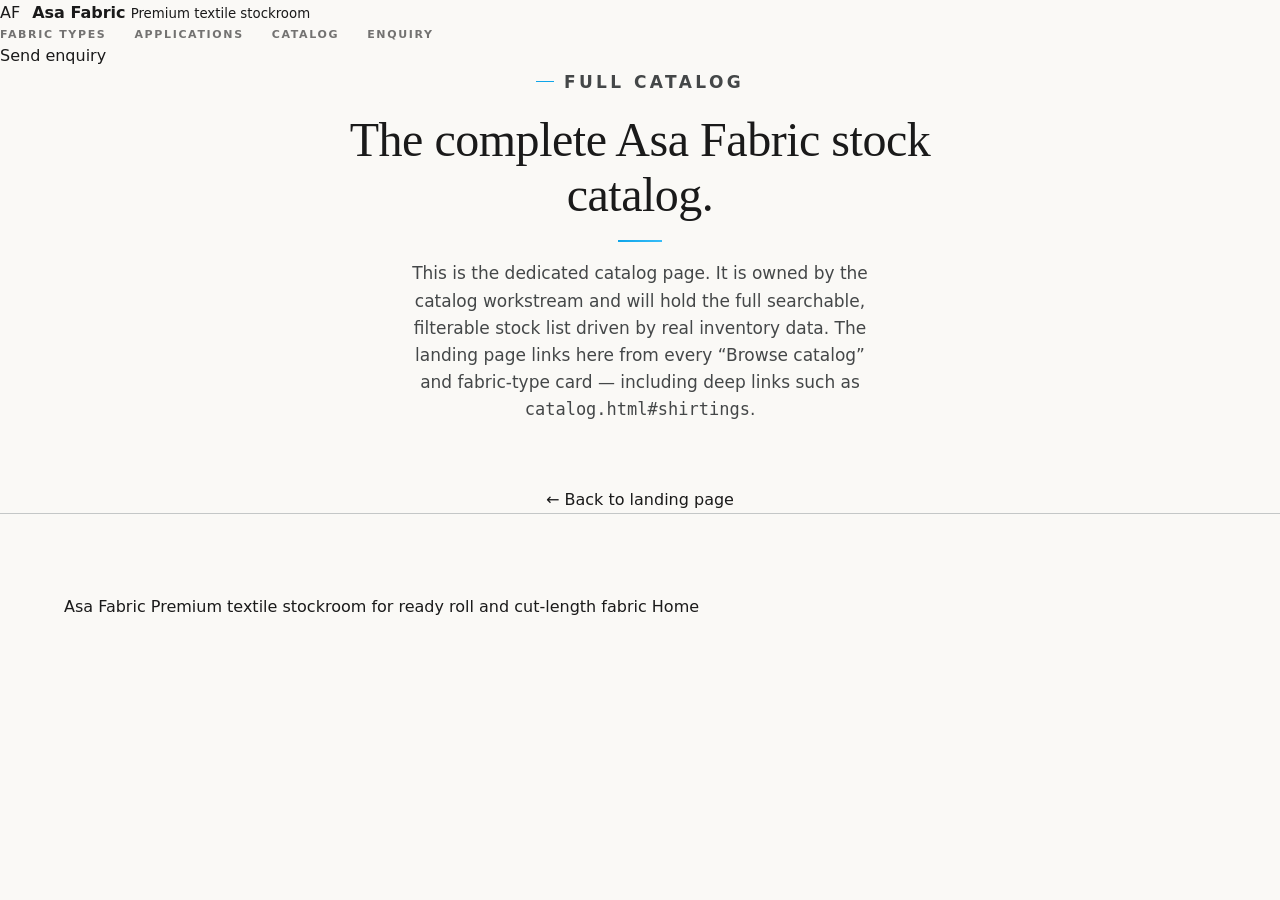
<file: catalog.html>
<!DOCTYPE html>
<html lang="en">
<head>
  <meta charset="UTF-8">
  <meta name="viewport" content="width=device-width, initial-scale=1.0">
  <meta name="description" content="Asa Fabric full catalog of ready roll and cut-length fabric stock.">
  <title>Asa Fabric | Catalog</title>
  <link rel="preconnect" href="https://fonts.googleapis.com">
  <link rel="preconnect" href="https://fonts.gstatic.com" crossorigin>
  <link href="https://fonts.googleapis.com/css2?family=Inter:wght@400;500;600;700;800;900&family=Playfair+Display:wght@700;800;900&display=swap" rel="stylesheet">
  <link rel="stylesheet" href="styles.css">
</head>
<body id="top">
  <header class="site-header">
    <a class="brand" href="index.html#top" aria-label="Asa Fabric home">
      <span class="brand-mark">AF</span>
      <span>
        <strong>Asa Fabric</strong>
        <small>Premium textile stockroom</small>
      </span>
    </a>
    <nav class="nav-links" id="navLinks" aria-label="Primary navigation">
      <a href="index.html#types">Fabric types</a>
      <a href="index.html#applications">Applications</a>
      <a href="catalog.html">Catalog</a>
      <a href="index.html#contact">Enquiry</a>
    </nav>
    <div class="header-end">
      <a class="header-action" href="index.html#contact">Send enquiry</a>
      <button class="nav-toggle" id="navToggle" type="button" aria-label="Toggle navigation" aria-expanded="false">
        <span></span><span></span><span></span>
      </button>
    </div>
  </header>

  <main>
    <section class="stockroom-section" style="text-align:center;">
      <div class="section-heading center reveal" style="margin-left:auto;margin-right:auto;">
        <p class="eyebrow">Full catalog</p>
        <h2>The complete Asa Fabric stock catalog.</h2>
        <p>This is the dedicated catalog page. It is owned by the catalog workstream and will hold the full searchable, filterable stock list driven by real inventory data. The landing page links here from every &ldquo;Browse catalog&rdquo; and fabric-type card &mdash; including deep links such as <code>catalog.html#shirtings</code>.</p>
      </div>
      <a class="button primary magnetic" href="index.html#top">&larr; Back to landing page</a>
    </section>
  </main>

  <footer class="site-footer">
    <span>Asa Fabric</span>
    <span>Premium textile stockroom for ready roll and cut-length fabric</span>
    <a href="index.html#top">Home</a>
  </footer>

  <script src="app.js"></script>
</body>
</html>
</file>
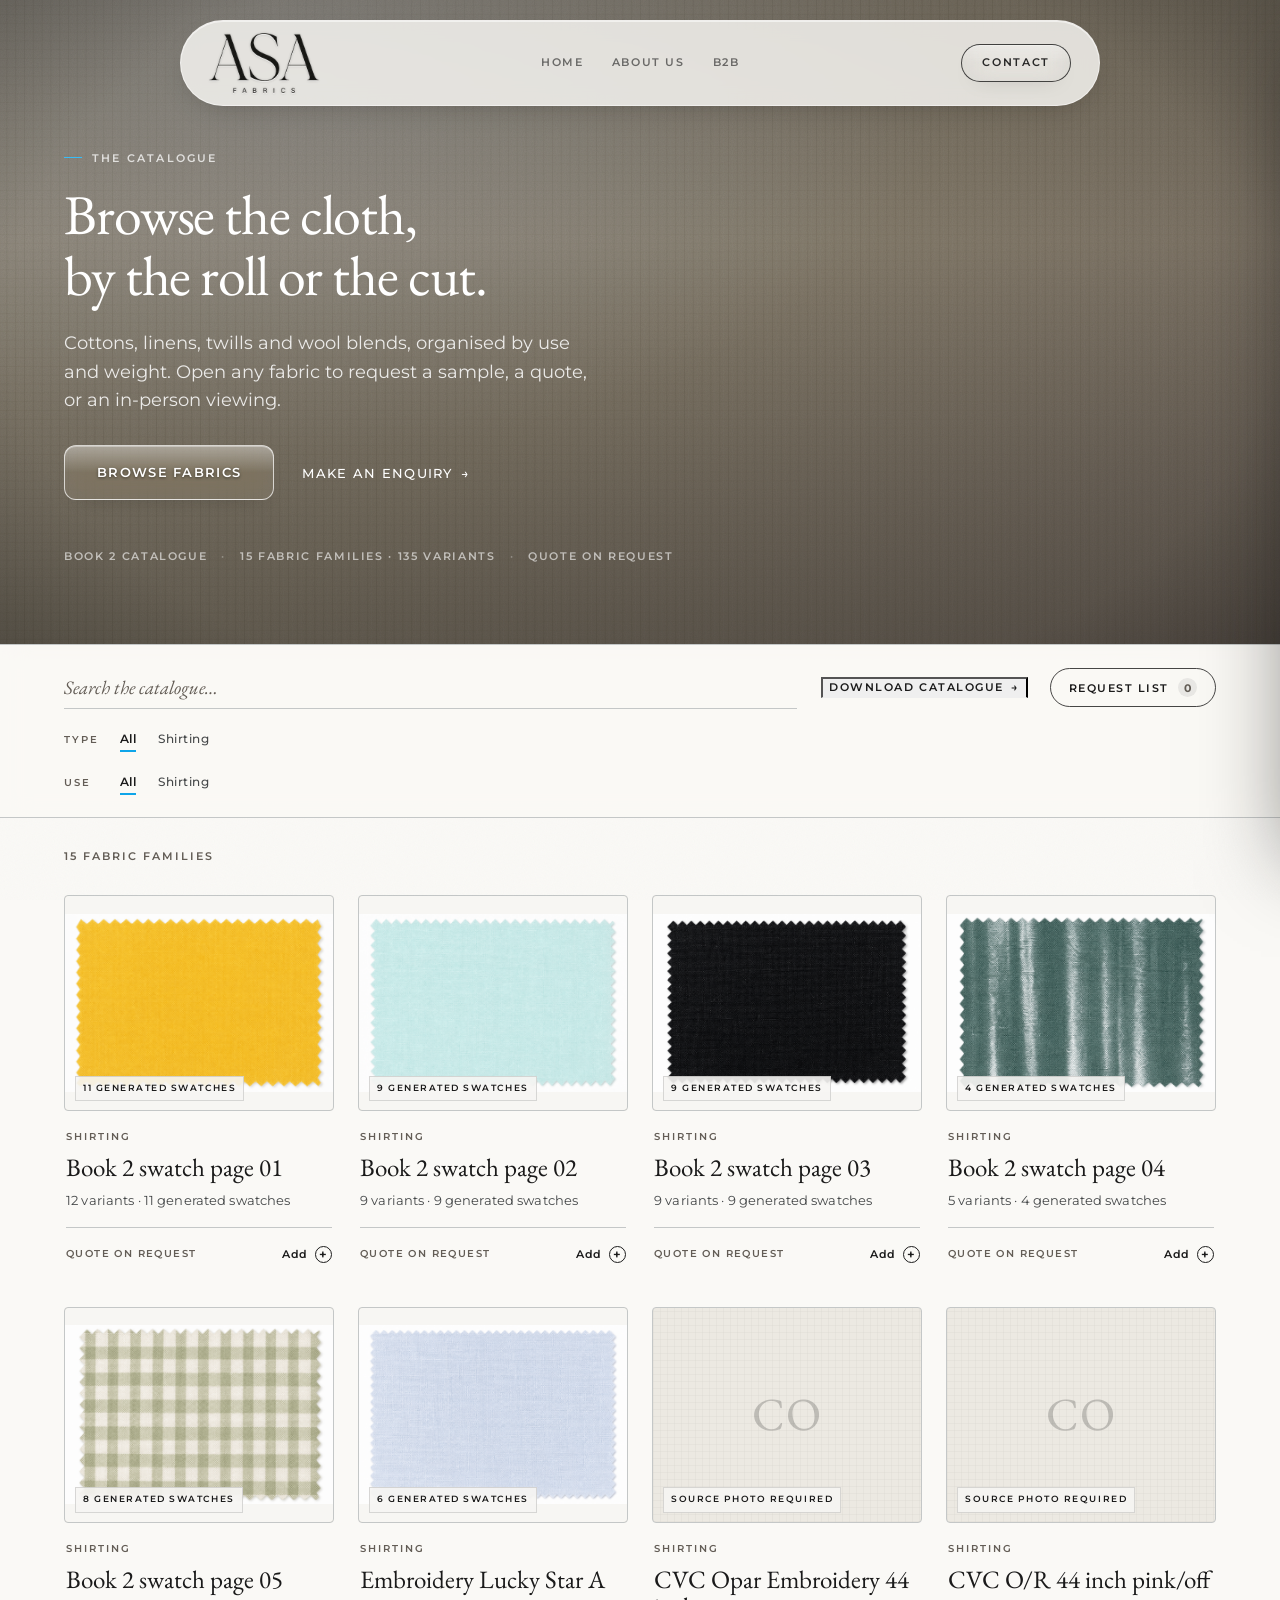
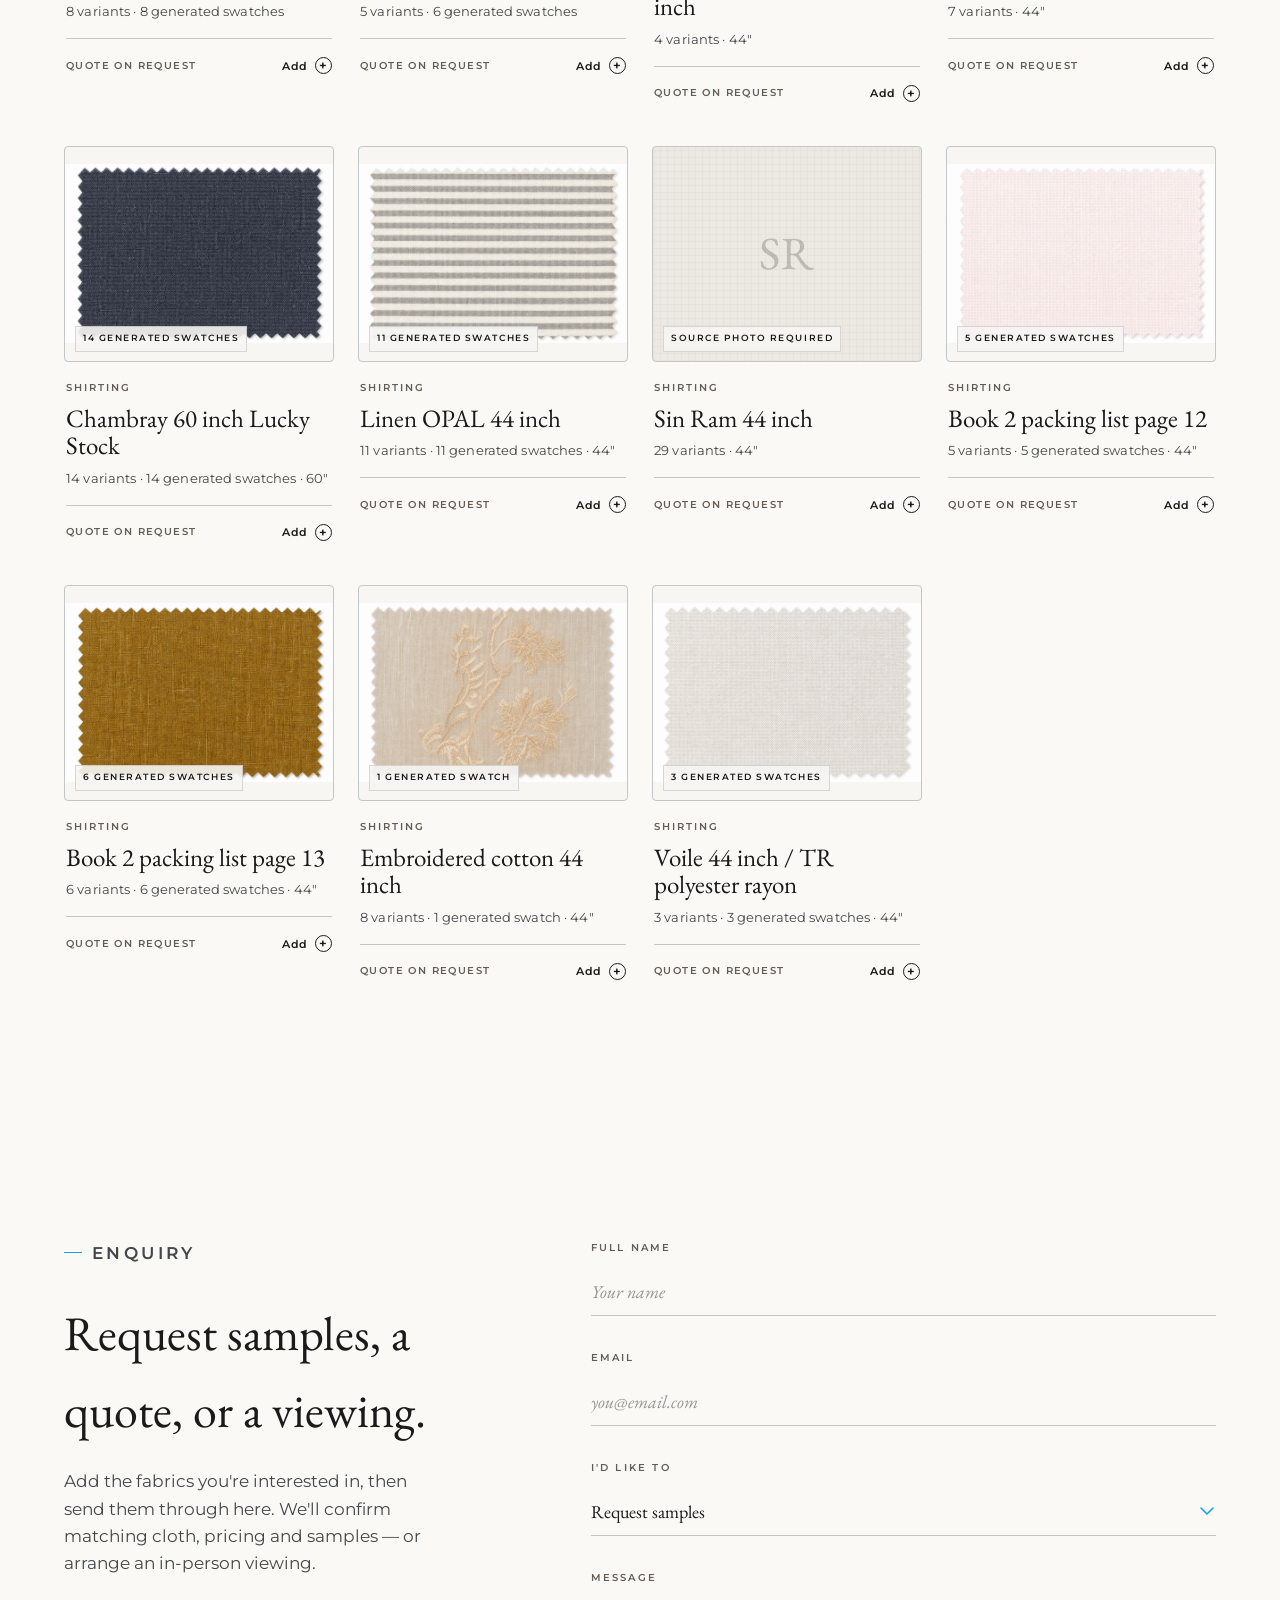
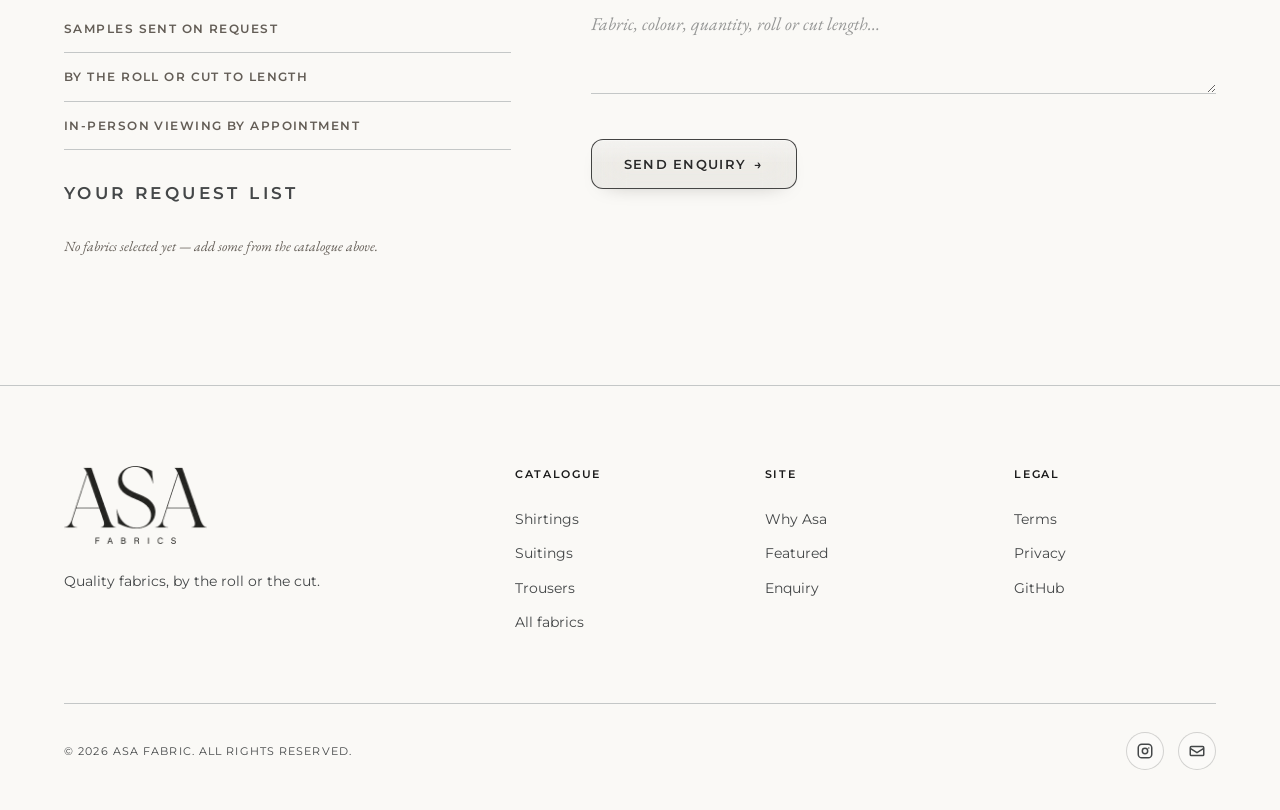
<file: catalogue.html>
<!DOCTYPE html>
<html lang="en">
<head>
  <meta charset="UTF-8">
  <meta name="viewport" content="width=device-width, initial-scale=1.0">
  <meta name="description" content="Asa Fabric catalogue — browse our fabrics by type and use. Search, filter, request a sample, request a quote, or book an in-person viewing.">
  <meta name="theme-color" content="#FAF9F6">
  <title>Asa Fabric — Catalogue</title>
  <link rel="canonical" href="https://asa-fabric.vercel.app/catalogue.html">

  <!-- Favicons -->
  <link rel="icon" type="image/png" sizes="48x48" href="assets/favicon-48.png?v=20260721-1">
  <link rel="icon" type="image/png" sizes="32x32" href="assets/favicon-32.png?v=20260721-1">
  <link rel="apple-touch-icon" sizes="180x180" href="assets/apple-touch-icon.png?v=20260721-1">

  <!-- Open Graph -->
  <meta property="og:type" content="website">
  <meta property="og:site_name" content="Asa Fabric">
  <meta property="og:title" content="Asa Fabric — Catalogue">
  <meta property="og:description" content="Browse the Asa Fabric catalogue by type and use. Search, filter, request a sample or a quote, or book an in-person viewing.">
  <meta property="og:url" content="https://asa-fabric.vercel.app/catalogue.html">
  <meta property="og:image" content="https://asa-fabric.vercel.app/assets/og-image.png">
  <meta property="og:image:width" content="1200">
  <meta property="og:image:height" content="630">

  <!-- Twitter -->
  <meta name="twitter:card" content="summary_large_image">
  <meta name="twitter:title" content="Asa Fabric — Catalogue">
  <meta name="twitter:description" content="Browse the Asa Fabric catalogue by type and use. Search, filter, request a sample or a quote, or book an in-person viewing.">
  <meta name="twitter:image" content="https://asa-fabric.vercel.app/assets/og-image.png">

  <link rel="preconnect" href="https://fonts.googleapis.com">
  <link rel="preconnect" href="https://fonts.gstatic.com" crossorigin>
  <!-- Same type system as the landing page -->
  <link href="https://fonts.googleapis.com/css2?family=EB+Garamond:ital,wght@0,400;0,500;0,600;1,400;1,500&family=Montserrat:wght@400;500;600;700&family=Material+Symbols+Outlined:opsz,wght,FILL,GRAD@24,400,0,0&display=swap" rel="stylesheet">
  <link rel="stylesheet" href="styles.css?v=20260723-2">
  <link rel="stylesheet" href="catalogue.css?v=8">
</head>
<body id="top" class="catalogue-page">
  <div class="grain" aria-hidden="true"></div>
  <div class="scroll-progress" id="scrollProgress" aria-hidden="true"></div>

  <!-- ============ Glass-pill nav (shared design; links adapted for the catalogue) ============ -->
  <header class="glass-nav" id="glassNav">
    <a class="brand" href="index.html" aria-label="Asa Fabric — home">
      <span class="brand-logo" aria-hidden="true">
        <img class="brand-logo-img dark" src="assets/logo-dark.png" width="294" height="160" alt="">
      </span>
    </a>
    <nav class="nav-links" aria-label="Primary">
      <a href="index.html">Home</a>
      <a href="about.html">About Us</a>
      <a href="index.html#reach">B2B</a>
    </nav>
    <a class="nav-cta" href="#enquiry">Contact</a>
    <button class="nav-toggle" id="navToggle" type="button" aria-label="Open menu" aria-expanded="false" aria-controls="mobileMenu">
      <span></span><span></span><span></span>
    </button>
  </header>

  <div class="mobile-menu" id="mobileMenu" aria-hidden="true">
    <a class="brand mobile-brand" href="index.html" aria-label="Asa Fabric — home">
      <span class="brand-logo" aria-hidden="true"><img class="brand-logo-img" src="assets/logo-dark.png" width="294" height="160" alt=""></span>
    </a>
    <a href="index.html">Home</a>
    <a href="about.html">About Us</a>
    <a href="index.html#reach">B2B</a>
    <a class="mobile-cta" href="#enquiry">Contact</a>
  </div>

  <main>
    <!-- ============ Hero band (mirrors the home hero) ============ -->
    <section class="hero cat-hero" aria-label="Asa Fabric catalogue">
      <div class="slideshow" aria-hidden="true">
        <!-- Same hero treatment as home: remote photo with a guaranteed LOCAL fallback
             (assets/fabrics/hero-1.svg) so the band never blanks offline / if a URL expires. -->
        <div class="slide is-active"><img class="slide-img" alt="" loading="eager" src="https://lh3.googleusercontent.com/aida-public/[base64]" onerror="this.onerror=null;this.src='assets/fabrics/hero-1.svg'"></div>
        <div class="slide-scrim"></div>
      </div>
      <div class="hero-inner">
        <p class="eyebrow light reveal">The Catalogue</p>
        <h1 class="hero-title reveal">Browse the cloth,<br>by the roll or the cut.</h1>
        <p class="hero-lede reveal">Cottons, linens, twills and wool blends, organised by use and weight. Open any fabric to request a sample, a quote, or an in-person viewing.</p>
        <div class="hero-actions reveal">
          <a class="btn btn-solid-light" href="#catalogue">Browse fabrics</a>
          <a class="btn-link light" href="#enquiry">Make an enquiry <span aria-hidden="true">→</span></a>
        </div>
        <div class="hero-meta reveal" aria-hidden="true">
          <span>Book 2 catalogue</span>
          <span class="sep">·</span>
          <span>15 fabric families · 135 variants</span>
          <span class="sep">·</span>
          <span>Quote on request</span>
        </div>
      </div>
    </section>

    <!-- ============ Toolbar (browse anchor) ============ -->
    <div class="cat-toolbar" id="catalogue">
      <div class="toolbar-top">
        <div class="search-field">
          <input id="fabricSearch" type="search" autocomplete="off" placeholder="Search the catalogue…" aria-label="Search fabrics">
          <button id="searchClear" class="search-clear" type="button" aria-label="Clear search" hidden>&times;</button>
        </div>
        <div class="toolbar-actions">
          <button id="exportPdf" class="toolbar-link" type="button">Download catalogue <span aria-hidden="true">→</span></button>
          <button id="openRequest" class="request-btn" type="button" aria-haspopup="dialog">Request list <span class="request-count" id="requestCount" aria-label="items in request list">0</span></button>
        </div>
      </div>
      <div class="filter-group" aria-label="Filter by fabric type">
        <span class="filter-legend">Type</span>
        <div class="tab-row" id="typeFilters"></div>
      </div>
      <div class="filter-group" aria-label="Filter by use">
        <span class="filter-legend">Use</span>
        <div class="tab-row" id="useFilters"></div>
      </div>
    </div>

    <!-- ============ Results ============ -->
    <section class="cat-results" aria-label="Fabric results">
      <div class="results-meta">
        <p class="results-count" id="resultsCount" aria-live="polite">30 fabrics</p>
        <button id="clearFilters" class="link-reset" type="button" hidden>Reset filters</button>
      </div>
      <div class="cat-grid" id="catalogGrid"></div>
      <p class="empty-state" id="emptyState" hidden>No fabrics match that search yet — try a different term or reset the filters.</p>
    </section>

    <!-- ============ Enquiry + viewing ============ -->
    <section class="contact-section cat-enquiry" id="enquiry">
      <div class="contact-copy reveal">
        <p class="eyebrow">Enquiry</p>
        <h2>Request samples, a quote, or a viewing.</h2>
        <p>Add the fabrics you're interested in, then send them through here. We'll confirm matching cloth, pricing and samples — or arrange an in-person viewing.</p>
        <ul class="contact-points">
          <li>Samples sent on request</li>
          <li>By the roll or cut to length</li>
          <li>In-person viewing by appointment</li>
        </ul>
        <div class="selected-summary" id="selectedSummary" aria-live="polite">
          <p class="selected-summary-label">Your request list</p>
          <div class="selected-chips" id="selectedChips"></div>
        </div>
      </div>

      <form class="lead-form reveal" id="leadForm" novalidate>
        <!-- honeypot: real people leave this empty; FormSubmit drops it if filled -->
        <div class="form-hp" aria-hidden="true"><label>Leave this field empty<input type="text" name="_honey" tabindex="-1" autocomplete="off"></label></div>
        <label>Full Name
          <span class="field"><input type="text" name="name" placeholder="Your name" required></span>
        </label>
        <label>Email
          <span class="field"><input type="email" name="email" placeholder="you@email.com" required></span>
        </label>
        <label>I'd like to
          <span class="field"><select name="intent" id="intentSelect">
            <option value="sample">Request samples</option>
            <option value="quote">Request a quote</option>
            <option value="viewing">Book an in-person viewing</option>
            <option value="general">General enquiry</option>
          </select></span>
        </label>

        <div class="viewing-block" id="viewingBlock" hidden>
          <div class="cal-card" aria-label="Pick a viewing slot (placeholder)">
            <div class="cal-head">
              <button type="button" class="cal-nav" id="calPrev" aria-label="Previous month">&lsaquo;</button>
              <strong class="cal-month" id="calMonth">Month</strong>
              <button type="button" class="cal-nav" id="calNext" aria-label="Next month">&rsaquo;</button>
            </div>
            <div class="cal-grid" id="calGrid"></div>
            <div class="cal-slots" id="calSlots"><p class="cal-hint">Select a day to see available times.</p></div>
            <p class="cal-disclaimer">Sample scheduler — slots are illustrative. We'll confirm the exact time by email.</p>
          </div>
        </div>

        <label>Message
          <span class="field"><textarea name="message" id="enquiryMessage" placeholder="Fabric, colour, quantity, roll or cut length…"></textarea></span>
        </label>
        <button class="btn btn-solid" type="submit">Send Enquiry <span aria-hidden="true">→</span></button>
        <p class="form-note" id="formNote" hidden>Thanks — your enquiry is noted (this is a preview, so nothing was actually sent). The team will follow up shortly.</p>
      </form>
    </section>
  </main>

  <!-- ============ Footer (shared) ============ -->
  <footer class="site-footer">
    <div class="footer-grid">
      <div class="footer-brand-col">
        <a class="brand footer-brand" href="index.html" aria-label="Asa Fabric — home">
          <span class="brand-logo" aria-hidden="true"><img class="brand-logo-img" src="assets/logo-dark.png" width="294" height="160" alt=""></span>
        </a>
        <p class="footer-tagline">Quality fabrics, by the roll or the cut.</p>
      </div>
      <nav class="footer-col" aria-label="Catalogue">
        <h4>Catalogue</h4>
        <a href="#catalogue" data-type-link="Shirting">Shirtings</a>
        <a href="#catalogue" data-type-link="Suiting">Suitings</a>
        <a href="#catalogue" data-type-link="Trousering">Trousers</a>
        <a href="#catalogue" data-type-link="all">All fabrics</a>
      </nav>
      <nav class="footer-col" aria-label="Site">
        <h4>Site</h4>
        <a href="index.html#why">Why Asa</a>
        <a href="index.html#featured">Featured</a>
        <a href="#enquiry">Enquiry</a>
      </nav>
      <nav class="footer-col" aria-label="Legal">
        <h4>Legal</h4>
        <a href="index.html">Terms</a>
        <a href="index.html">Privacy</a>
        <a href="https://github.com/veersethisteam2214-sys/AsaFabric" target="_blank" rel="noreferrer">GitHub</a>
      </nav>
    </div>
    <div class="footer-bottom">
      <small class="footer-legal">© <span id="year"></span> Asa Fabric. All rights reserved.</small>
      <div class="footer-social" aria-label="Social">
        <a href="#top" aria-label="Instagram"><svg aria-hidden="true" viewBox="0 0 24 24"><path d="M7.8 2h8.4A5.8 5.8 0 0 1 22 7.8v8.4a5.8 5.8 0 0 1-5.8 5.8H7.8A5.8 5.8 0 0 1 2 16.2V7.8A5.8 5.8 0 0 1 7.8 2Zm0 2A3.8 3.8 0 0 0 4 7.8v8.4A3.8 3.8 0 0 0 7.8 20h8.4a3.8 3.8 0 0 0 3.8-3.8V7.8A3.8 3.8 0 0 0 16.2 4H7.8Zm4.2 3.4a4.6 4.6 0 1 1 0 9.2 4.6 4.6 0 0 1 0-9.2Zm0 2a2.6 2.6 0 1 0 0 5.2 2.6 2.6 0 0 0 0-5.2Zm5.1-2.55a1.05 1.05 0 1 1 0 2.1 1.05 1.05 0 0 1 0-2.1Z"/></svg></a>
        <a href="#enquiry" aria-label="Email"><svg aria-hidden="true" viewBox="0 0 24 24"><path d="M4.5 5h15A2.5 2.5 0 0 1 22 7.5v9A2.5 2.5 0 0 1 19.5 19h-15A2.5 2.5 0 0 1 2 16.5v-9A2.5 2.5 0 0 1 4.5 5Zm0 2a.5.5 0 0 0-.5.5v.36l8 5.14 8-5.14V7.5a.5.5 0 0 0-.5-.5h-15ZM20 10.24l-7.46 4.8a1 1 0 0 1-1.08 0L4 10.24v6.26a.5.5 0 0 0 .5.5h15a.5.5 0 0 0 .5-.5v-6.26Z"/></svg></a>
      </div>
    </div>
  </footer>

  <!-- ============ Fabric detail modal ============ -->
  <dialog id="fabricModal" class="fabric-modal" aria-label="Fabric detail"></dialog>

  <!-- ============ Request list drawer ============ -->
  <aside class="request-drawer" id="requestDrawer" aria-label="Request list" aria-hidden="true">
    <div class="drawer-head">
      <h3>Request list <span class="drawer-count" id="drawerCount">0</span></h3>
      <button class="drawer-close" id="drawerClose" type="button" aria-label="Close request list">&times;</button>
    </div>
    <div class="drawer-body" id="drawerBody"></div>
    <div class="drawer-foot">
      <button class="btn btn-ghost drawer-clear" id="drawerClear" type="button">Clear all</button>
      <button class="btn btn-solid drawer-send" id="drawerSend" type="button">Request these <span aria-hidden="true">→</span></button>
    </div>
  </aside>
  <div class="drawer-scrim" id="drawerScrim" hidden></div>

  <!-- ============================================================
       EMAIL-CAPTURE POPUP (shared snippet — index / about / catalogue)
       Shown once per visitor by initEmailPopup() in site-forms.js: after a
       ~6s delay (or exit-intent) on the FIRST visit, then never again
       (localStorage "asaEmailPopupDone", shared across pages). Submits to
       FormSubmit via AJAX. Inert / hidden until JS reveals it — no layout shift.
       ============================================================ -->
  <div class="email-popup" id="emailPopup" hidden>
    <div class="email-popup-backdrop" data-popup-close aria-hidden="true"></div>
    <div class="email-popup-card" role="dialog" aria-modal="true"
         aria-labelledby="emailPopupTitle" aria-describedby="emailPopupBody">
      <button class="email-popup-close" type="button" data-popup-close aria-label="Close">
        <span aria-hidden="true">&times;</span>
      </button>
      <p class="eyebrow">Newsletter</p>
      <h2 id="emailPopupTitle">Stay in the loop</h2>
      <p class="email-popup-lede" id="emailPopupBody">Be first to hear about new fabric arrivals and stock — the occasional note, nothing more.</p>
      <form class="email-popup-form" id="emailPopupForm" novalidate>
        <!-- honeypot: real people leave this empty; FormSubmit drops it if filled -->
        <div class="email-popup-hp" aria-hidden="true">
          <label>Leave this field empty<input type="text" name="_honey" tabindex="-1" autocomplete="off"></label>
        </div>
        <label class="email-popup-field">
          <span class="email-popup-sr">Email address</span>
          <input type="email" name="email" placeholder="you@email.com" required autocomplete="email">
        </label>
        <button class="btn btn-solid" type="submit">Keep me posted <span aria-hidden="true">&rarr;</span></button>
        <p class="email-popup-note" data-popup-note role="status" aria-live="polite" hidden></p>
      </form>
      <button class="email-popup-dismiss" type="button" data-popup-close>No thanks</button>
    </div>
  </div>

  <!-- Fuse.js (self-hosted; no CDN) for catalogue search -->
  <script src="assets/fuse.min.js?v=20260721-1"></script>
  <script src="site-forms.js?v=20260723-2"></script>
  <script src="catalogue.js?v=10"></script>
</body>
</html>
</file>
<file: catalogue.css>
/* ============================================================
   Asa Fabric — Catalogue
   Layered on styles.css (inherits :root tokens, nav, buttons,
   .eyebrow, .reveal, footer, reduced-motion gate). Editorial /
   quiet-luxury to match the landing page. Colours in hex/rgb so
   print/PDF stays crisp. Icons used sparingly — typography leads.
   ============================================================ */

.catalogue-page main { padding-top: 0; }

/* tonal swatch palette, keyed by fabric family */
[data-tone] { --swatch: #e8e5de; }
[data-tone="Shirting"]   { --swatch: #ece9e2; }
[data-tone="Suiting"]    { --swatch: #e2e3e1; }
[data-tone="Trousering"] { --swatch: #e8e3d9; }
[data-tone="Twill/Drill"]{ --swatch: #e4ded2; }
[data-tone="Workwear"]   { --swatch: #dfe2dd; }
[data-tone="Linen"]      { --swatch: #ece6d8; }
[data-tone="Lining"]     { --swatch: #e9e7e3; }
[data-tone="Clearance"]  { --swatch: #e6e0d6; }

/* ---------- Hero band (reuses Veer's .hero look; shorter than home) ---------- */
.cat-hero { min-height: 56vh; }
.cat-hero .hero-inner { padding: 150px 0 78px; max-width: 720px; }
.cat-hero .hero-title { font-size: clamp(34px, 5.4vw, 56px); margin-bottom: 22px; }
.cat-hero .hero-lede { margin-bottom: 30px; max-width: 540px; }

/* ---------- Toolbar ---------- */
.cat-toolbar {
  position: sticky; top: 0; z-index: 50; scroll-margin-top: 84px;
  max-width: var(--container); margin: 0 auto; padding: 22px var(--margin);
  background: rgba(250,249,246,0.82);
  -webkit-backdrop-filter: blur(14px) saturate(160%); backdrop-filter: blur(14px) saturate(160%);
  border-top: 1px solid var(--hairline); border-bottom: 1px solid var(--hairline);
}
@supports not ((backdrop-filter: blur(1px)) or (-webkit-backdrop-filter: blur(1px))) {
  .cat-toolbar { background: rgba(250,249,246,0.98); }
}
.toolbar-top { display: flex; align-items: center; justify-content: space-between; gap: 24px; flex-wrap: wrap; }

/* search — a quiet hairline field */
.search-field { position: relative; flex: 1 1 300px; min-width: 220px; display: flex; align-items: center; }
.search-field input {
  width: 100%; border: none; border-bottom: 1px solid var(--hairline); background: transparent;
  font-family: var(--serif); font-size: 19px; color: var(--ink); padding: 8px 28px 8px 0; outline: none;
  transition: border-color 0.35s ease;
}
.search-field input::placeholder { color: var(--muted-2); font-style: italic; }
.search-field input:focus { border-bottom-color: var(--ink); }
.search-field::after { content: ""; position: absolute; left: 0; bottom: 0; height: 1px; width: 100%; background: var(--accent-blue); transform: scaleX(0); transform-origin: left; transition: transform 0.4s var(--btn-ease, ease); }
.search-field:focus-within::after { transform: scaleX(1); }
.search-clear {
  position: absolute; right: 0; top: 50%; transform: translateY(-50%);
  border: none; background: none; color: var(--muted-2); font-size: 20px; line-height: 1; padding: 4px; cursor: pointer;
}
.search-clear:hover { color: var(--ink); }

.toolbar-actions { display: flex; align-items: center; gap: 22px; }
.toolbar-link {
  display: inline-flex; align-items: center; gap: 7px;
  font-family: var(--sans); font-size: 11px; font-weight: 600; letter-spacing: 0.14em; text-transform: uppercase;
  color: var(--ink); border-bottom: 1px solid transparent; padding-bottom: 3px;
  transition: border-color 0.3s ease, color 0.3s ease;
}
.toolbar-link span { transition: transform 0.25s var(--btn-ease, ease); }
.toolbar-link:hover { border-bottom-color: var(--accent-blue); }
.toolbar-link:hover span { transform: translateX(3px); }
.request-btn {
  display: inline-flex; align-items: center; gap: 9px; cursor: pointer;
  font-family: var(--sans); font-size: 11px; font-weight: 600; letter-spacing: 0.14em; text-transform: uppercase;
  color: var(--ink); background: transparent; border: 1px solid var(--glass-dark-border); border-radius: 999px; padding: 9px 18px;
  transition: background-color 0.25s ease, color 0.25s ease;
}
.request-btn:hover { background: var(--ink); color: #fff; border-color: var(--ink); }
.request-count {
  display: inline-grid; place-items: center; min-width: 19px; height: 19px; padding: 0 6px; border-radius: 999px;
  background: var(--accent-blue); color: #fff; font-size: 11px; font-weight: 700; letter-spacing: 0;
}
.request-btn:hover .request-count { background: #fff; color: var(--ink); }
.request-count[data-empty="true"] { background: var(--tonal-2); color: var(--muted-2); }

/* filters — quiet text tabs with an underline-active state */
.filter-group { display: flex; align-items: baseline; gap: 18px; flex-wrap: wrap; margin-top: 18px; }
.filter-legend {
  font-family: var(--sans); font-size: 10px; font-weight: 600; letter-spacing: 0.2em; text-transform: uppercase;
  color: var(--muted-2); min-width: 38px;
}
.tab-row { display: flex; flex-wrap: wrap; gap: 4px 22px; }
.fab-tab {
  position: relative; border: none; background: none; cursor: pointer; padding: 4px 0 6px;
  font-family: var(--sans); font-size: 12px; font-weight: 500; letter-spacing: 0.04em; color: var(--muted);
  transition: color 0.25s ease;
}
.fab-tab::after {
  content: ""; position: absolute; left: 0; right: 0; bottom: 0; height: 1.5px;
  background: var(--accent-blue); transform: scaleX(0); transform-origin: left center; transition: transform 0.3s var(--btn-ease, ease);
}
.fab-tab:hover { color: var(--ink); }
.fab-tab[aria-pressed="true"] { color: var(--ink); font-weight: 600; }
.fab-tab[aria-pressed="true"]::after { transform: scaleX(1); }

/* ---------- Results meta ---------- */
.cat-results { max-width: var(--container); margin: 0 auto; padding: 30px var(--margin) var(--section-gap); }
.results-meta { display: flex; align-items: baseline; justify-content: space-between; gap: 16px; margin-bottom: 30px; }
.results-count { font-family: var(--sans); font-size: 11px; font-weight: 600; letter-spacing: 0.18em; text-transform: uppercase; color: var(--muted-2); margin: 0; }
.link-reset {
  border: none; background: none; cursor: pointer; padding: 4px 0;
  font-family: var(--sans); font-size: 11px; font-weight: 600; letter-spacing: 0.1em; text-transform: uppercase;
  color: var(--accent-blue); border-bottom: 1px solid transparent;
}
.link-reset:hover { border-bottom-color: var(--accent-blue); }

/* ---------- Grid + card ---------- */
.cat-grid { display: grid; grid-template-columns: repeat(auto-fill, minmax(252px, 1fr)); gap: 40px var(--gutter); }
.fab-card { position: relative; display: flex; flex-direction: column; }

/* placeholder swatch — tonal panel + faint weave + serif monogram */
.fab-swatch {
  position: relative; display: grid; place-items: center; aspect-ratio: 5 / 4; overflow: hidden;
  background: var(--swatch); border: 1px solid var(--hairline); border-radius: 4px;
  transition: box-shadow 0.45s ease, transform 0.45s var(--glass-ease, ease);
}
.fab-swatch::before {
  content: ""; position: absolute; inset: 0; opacity: 0.5; pointer-events: none;
  background-image:
    repeating-linear-gradient(0deg, rgba(20,18,15,0.05) 0 1px, transparent 1px 7px),
    repeating-linear-gradient(90deg, rgba(20,18,15,0.05) 0 1px, transparent 1px 7px);
}
.fab-mono {
  font-family: var(--serif); font-weight: 400; font-size: 46px; letter-spacing: 0.02em;
  color: rgba(26,26,26,0.22);
}
.fab-swatch-tag {
  position: absolute; left: 10px; bottom: 9px; z-index: 2;
  max-width: calc(100% - 20px); padding: 5px 7px;
  font-family: var(--sans); font-size: 8.5px; font-weight: 600; letter-spacing: 0.18em; text-transform: uppercase;
  color: var(--ink); background: rgba(247,246,243,0.9); border: 1px solid rgba(26,26,26,0.14);
  overflow: hidden; text-overflow: ellipsis; white-space: nowrap;
}
/* Original source crop layered over the monogram. The complete crop remains
   visible, and onerror removes broken images so the fallback remains usable. */
.swatch-img {
  position: absolute; inset: 0; width: 100%; height: 100%;
  object-fit: contain; z-index: 1; border-radius: inherit; background: #f7f6f3;
}
.fab-card:hover .fab-swatch { transform: translateY(-4px); box-shadow: 0 24px 44px -30px rgba(20,18,15,0.6); }

.fab-info { padding: 18px 2px 0; }
.fab-type {
  font-family: var(--sans); font-size: 10px; font-weight: 600; letter-spacing: 0.2em; text-transform: uppercase;
  color: var(--muted-2); margin: 0 0 9px; position: relative; padding-left: 0;
}
.fab-name { font-family: var(--serif); font-weight: 400; font-size: 25px; line-height: 1.1; margin: 0 0 9px; }
.fab-name .fab-open { border: none; background: none; padding: 0; margin: 0; font: inherit; color: inherit; cursor: pointer; text-align: left; }
.fab-name .fab-open::after { content: ""; position: absolute; inset: 0; z-index: 1; }
.fab-name .fab-open:focus-visible { outline: 2px solid var(--accent-blue); outline-offset: 4px; border-radius: 3px; }
.fab-meta { font-family: var(--sans); font-size: 12.5px; color: var(--muted); margin: 0 0 16px; letter-spacing: 0.01em; }
.fab-foot { display: flex; align-items: center; justify-content: space-between; gap: 12px; padding-top: 14px; border-top: 1px solid var(--hairline); }
.fab-quote { font-family: var(--sans); font-size: 10px; font-weight: 600; letter-spacing: 0.14em; text-transform: uppercase; color: var(--muted-2); }
.fab-add {
  position: relative; z-index: 2; display: inline-flex; align-items: center; gap: 7px; cursor: pointer;
  font-family: var(--sans); font-size: 11px; font-weight: 600; letter-spacing: 0.06em; color: var(--ink);
  background: none; border: none; padding: 4px 0;
}
.fab-add-x { display: inline-grid; place-items: center; width: 17px; height: 17px; border: 1px solid var(--ink); border-radius: 999px; transition: background-color 0.25s ease, color 0.25s ease, border-color 0.25s ease; }
.fab-add-x::before { content: "+"; font-size: 13px; line-height: 1; }
.fab-add:hover .fab-add-x { background: var(--ink); color: #fff; }
.fab-add.is-added { color: var(--accent); }
.fab-add.is-added .fab-add-x { border-color: var(--accent); background: var(--accent); color: #fff; }
.fab-add.is-added .fab-add-x::before { content: "\2713"; font-size: 11px; }

/* ---------- Empty ---------- */
.empty-state { grid-column: 1 / -1; text-align: center; color: var(--muted); font-size: 16px; font-family: var(--serif); font-style: italic; padding: 90px 20px; }

/* ---------- Modal ---------- */
.fabric-modal {
  border: none; padding: 0; border-radius: 8px; width: min(640px, calc(100% - 28px)); max-height: calc(100vh - 56px);
  background: var(--canvas); color: var(--ink); overflow: visible;
  box-shadow: 0 50px 110px -30px rgba(20,18,15,0.6);
}
.fabric-modal::backdrop { background: rgba(20,18,15,0.55); -webkit-backdrop-filter: blur(4px); backdrop-filter: blur(4px); }
.fabric-modal[open] { animation: modalIn 0.42s var(--glass-ease, ease); }
@keyframes modalIn { from { opacity: 0; transform: translateY(14px) scale(0.985); } to { opacity: 1; transform: none; } }
.m-inner { position: relative; display: grid; grid-template-columns: 240px 1fr; max-height: calc(100vh - 56px); overflow: hidden; border-radius: 8px; }
.m-close {
  position: absolute; top: 10px; right: 12px; z-index: 3; border: none; background: none; cursor: pointer;
  font-size: 26px; line-height: 1; color: var(--ink); width: 34px; height: 34px; border-radius: 999px;
}
.m-close:hover { background: rgba(20,18,15,0.06); }
.m-banner { position: relative; display: grid; place-items: center; background: var(--swatch); border-right: 1px solid var(--hairline); overflow: hidden; }
.m-banner::before {
  content: ""; position: absolute; inset: 0; opacity: 0.5; pointer-events: none;
  background-image:
    repeating-linear-gradient(0deg, rgba(20,18,15,0.05) 0 1px, transparent 1px 8px),
    repeating-linear-gradient(90deg, rgba(20,18,15,0.05) 0 1px, transparent 1px 8px);
}
.m-mono { font-family: var(--serif); font-size: 76px; color: rgba(26,26,26,0.22); }
.m-body { padding: 30px 32px 30px; overflow-y: auto; }
.m-type { font-family: var(--sans); font-size: 10px; font-weight: 600; letter-spacing: 0.2em; text-transform: uppercase; color: var(--muted-2); margin: 0 0 10px; }
.m-name { font-family: var(--serif); font-weight: 400; font-size: clamp(28px, 4vw, 38px); line-height: 1.05; margin: 0 0 14px; }
.m-detail { color: var(--muted); font-size: 15px; line-height: 1.7; margin: 0 0 22px; }
.m-specs { display: grid; grid-template-columns: 1fr 1fr; gap: 16px 24px; margin: 0 0 22px; padding: 20px 0; border-top: 1px solid var(--hairline); border-bottom: 1px solid var(--hairline); }
.m-spec dt { font-family: var(--sans); font-size: 10px; font-weight: 600; letter-spacing: 0.14em; text-transform: uppercase; color: var(--muted-2); margin-bottom: 5px; }
.m-spec dd { font-family: var(--serif); font-size: 18px; margin: 0; }
.m-gallery { margin: 0 0 22px; }
.m-gallery-head { display: flex; align-items: center; justify-content: space-between; gap: 16px; margin-bottom: 10px; }
.m-gallery-head h3 { margin: 0; font-family: var(--sans); font-size: 10px; font-weight: 600; letter-spacing: 0.14em; text-transform: uppercase; color: var(--muted-2); }
.m-gallery-head > span { min-width: 24px; height: 24px; display: grid; place-items: center; border-radius: 999px; background: var(--tonal); font-family: var(--sans); font-size: 10px; font-weight: 600; color: var(--muted); }
.m-gallery-grid { display: grid; grid-template-columns: repeat(4, minmax(0, 1fr)); gap: 8px; max-height: 270px; overflow-y: auto; padding: 0 4px 2px 0; }
.m-gallery-thumb {
  min-width: 0; padding: 0; overflow: hidden; border: 1px solid var(--hairline); border-radius: 4px;
  background: #f7f6f3; color: var(--ink); cursor: pointer; text-align: left;
}
.m-gallery-thumb.is-active { border-color: var(--ink); box-shadow: 0 0 0 1px var(--ink); }
.m-gallery-thumb:focus-visible { outline: 2px solid var(--accent-blue); outline-offset: 2px; }
.m-gallery-thumb img { display: block; width: 100%; aspect-ratio: 4 / 3; object-fit: contain; background: #f7f6f3; border-bottom: 1px solid var(--hairline); }
.m-gallery-thumb span { display: block; min-width: 0; padding: 6px; font-family: var(--sans); font-size: 9px; line-height: 1.25; color: var(--muted); overflow-wrap: anywhere; }
.m-variants { margin: 0 0 22px; }
.m-variants-head { display: flex; align-items: center; justify-content: space-between; gap: 16px; margin-bottom: 11px; }
.m-variants-head h3 { font-family: var(--sans); font-size: 10px; font-weight: 600; letter-spacing: 0.14em; text-transform: uppercase; color: var(--muted-2); margin: 0; }
.m-variants-head span { min-width: 24px; height: 24px; display: grid; place-items: center; border-radius: 999px; background: var(--tonal); font-family: var(--sans); font-size: 10px; font-weight: 600; color: var(--muted); }
.m-variants ul { list-style: none; display: grid; grid-template-columns: repeat(2, minmax(0, 1fr)); gap: 6px; max-height: 150px; overflow-y: auto; margin: 0; padding: 0 4px 0 0; }
.m-variants li { min-width: 0; padding: 7px 8px; border: 1px solid var(--hairline); border-radius: 4px; font-family: var(--sans); font-size: 10px; line-height: 1.35; color: var(--muted); overflow-wrap: anywhere; }
.m-quote { font-family: var(--sans); font-size: 13px; color: var(--muted); margin: 0 0 22px; }
.m-quote strong { color: var(--ink); font-weight: 600; }
.m-actions { display: flex; flex-wrap: wrap; gap: 10px; margin-bottom: 16px; }
.m-actions .btn { padding: 13px 20px; font-size: 11px; }
.m-spec-link {
  border: none; background: none; cursor: pointer; padding: 4px 0;
  font-family: var(--sans); font-size: 11px; font-weight: 500; letter-spacing: 0.08em; color: var(--muted);
  border-bottom: 1px solid var(--hairline);
}
.m-spec-link:hover { color: var(--ink); border-bottom-color: var(--accent-blue); }

/* ---------- Selected summary (in enquiry) ---------- */
.cat-enquiry { scroll-margin-top: 120px; }
.selected-summary { margin-top: 30px; }
.selected-summary-label { font-family: var(--sans); font-size: 10px; font-weight: 600; letter-spacing: 0.2em; text-transform: uppercase; color: var(--muted-2); margin: 0 0 14px; }
.selected-chips { display: flex; flex-wrap: wrap; gap: 9px; }
.selected-chip { display: inline-flex; align-items: center; gap: 9px; font-family: var(--sans); font-size: 12px; color: var(--ink); background: var(--tonal); border: 1px solid var(--hairline); border-radius: 999px; padding: 7px 9px 7px 14px; }
.selected-chip button { border: none; background: var(--tonal-2); color: var(--muted); width: 19px; height: 19px; border-radius: 999px; cursor: pointer; font-size: 14px; line-height: 1; }
.selected-chip button:hover { background: var(--accent); color: #fff; }
.selected-empty { font-family: var(--serif); font-style: italic; font-size: 14px; color: var(--muted-2); }

/* ---------- Calendar placeholder ---------- */
.viewing-block { animation: revealField 0.4s ease; }
@keyframes revealField { from { opacity: 0; transform: translateY(-6px); } to { opacity: 1; transform: none; } }
.cal-card { background: var(--tonal); border: 1px solid var(--hairline); border-radius: 10px; padding: 18px; }
.cal-head { display: flex; align-items: center; justify-content: space-between; margin-bottom: 14px; }
.cal-month { font-family: var(--serif); font-size: 18px; }
.cal-nav { width: 32px; height: 32px; border-radius: 999px; border: 1px solid var(--hairline); background: var(--canvas); color: var(--ink); cursor: pointer; font-size: 16px; line-height: 1; }
.cal-nav:hover { border-color: var(--accent-blue); color: var(--accent-blue); }
.cal-grid { display: grid; grid-template-columns: repeat(7, 1fr); gap: 4px; }
.cal-dow { text-align: center; font-family: var(--sans); font-size: 9px; font-weight: 600; letter-spacing: 0.06em; text-transform: uppercase; color: var(--muted-2); padding: 4px 0 8px; }
.cal-day { position: relative; aspect-ratio: 1; display: grid; place-items: center; border-radius: 8px; font-family: var(--sans); font-size: 13px; color: var(--ink); background: var(--canvas); border: 1px solid transparent; cursor: pointer; transition: background-color 0.2s ease, color 0.2s ease, border-color 0.2s ease; }
.cal-day:hover:not(:disabled) { border-color: var(--accent-blue); }
.cal-day:disabled { color: var(--hairline); background: transparent; cursor: default; }
.cal-day.is-selected { background: var(--ink); color: #fff; }
.cal-day.has-slots::after { content: ""; width: 4px; height: 4px; border-radius: 999px; background: var(--accent-blue); position: absolute; bottom: 5px; }
.cal-day.is-selected.has-slots::after { background: #fff; }
.cal-slots { margin-top: 16px; display: flex; flex-wrap: wrap; gap: 8px; }
.cal-hint { font-family: var(--serif); font-style: italic; font-size: 13px; color: var(--muted-2); margin: 0; }
.cal-slot { font-family: var(--sans); font-size: 12px; color: var(--ink); background: var(--canvas); border: 1px solid var(--hairline); border-radius: 999px; padding: 8px 14px; cursor: pointer; transition: background-color 0.2s ease, color 0.2s ease, border-color 0.2s ease; }
.cal-slot:hover { border-color: var(--accent-blue); }
.cal-slot.is-selected { background: var(--accent-blue); color: #fff; border-color: var(--accent-blue); }
.cal-disclaimer { margin: 16px 0 0; font-family: var(--sans); font-size: 11px; color: var(--muted-2); border-left: 2px solid var(--accent-blue); padding-left: 10px; }

/* ---------- Request drawer ---------- */
.request-drawer {
  position: fixed; top: 0; right: 0; height: 100%; width: min(380px, 90vw); z-index: 90;
  display: flex; flex-direction: column; background: var(--canvas); border-left: 1px solid var(--hairline);
  box-shadow: -30px 0 80px -40px rgba(20,18,15,0.5);
  transform: translateX(100%); transition: transform 0.42s var(--glass-ease, ease);
}
.request-drawer.open { transform: none; }
.drawer-head { display: flex; align-items: center; justify-content: space-between; padding: 24px 24px 18px; border-bottom: 1px solid var(--hairline); }
.drawer-head h3 { font-family: var(--serif); font-weight: 400; font-size: 24px; display: flex; align-items: center; gap: 10px; }
.drawer-count { display: inline-grid; place-items: center; min-width: 22px; height: 22px; padding: 0 7px; border-radius: 999px; background: var(--accent-blue); color: #fff; font-family: var(--sans); font-size: 11px; font-weight: 700; }
.drawer-close { width: 34px; height: 34px; border-radius: 999px; border: 1px solid var(--hairline); background: var(--canvas); color: var(--ink); cursor: pointer; font-size: 22px; line-height: 1; }
.drawer-close:hover { background: var(--ink); color: #fff; }
.drawer-body { flex: 1; overflow-y: auto; padding: 16px 24px; display: flex; flex-direction: column; gap: 14px; }
.drawer-item { display: flex; align-items: center; gap: 14px; padding-bottom: 14px; border-bottom: 1px solid var(--hairline); }
.drawer-item:last-child { border-bottom: none; }
.drawer-mono { position: relative; overflow: hidden; flex: 0 0 auto; width: 46px; height: 46px; border-radius: 6px; display: grid; place-items: center; background: var(--swatch); border: 1px solid var(--hairline); font-family: var(--serif); font-size: 17px; color: rgba(26,26,26,0.4); }
.drawer-item-body { flex: 1; min-width: 0; }
.drawer-item-name { font-family: var(--serif); font-size: 17px; margin: 0 0 2px; }
.drawer-item-cat { font-family: var(--sans); font-size: 10px; letter-spacing: 0.12em; text-transform: uppercase; color: var(--muted-2); margin: 0; }
.drawer-item-remove { width: 28px; height: 28px; border-radius: 999px; border: none; background: var(--tonal); color: var(--muted); cursor: pointer; font-size: 17px; line-height: 1; }
.drawer-item-remove:hover { background: var(--accent); color: #fff; }
.drawer-empty { text-align: center; color: var(--muted-2); font-family: var(--serif); font-style: italic; font-size: 15px; padding: 60px 16px; }
.drawer-foot { padding: 18px 24px 24px; border-top: 1px solid var(--hairline); display: flex; flex-direction: column; gap: 10px; }
.drawer-foot .btn { width: 100%; justify-content: center; }
.drawer-foot .drawer-clear { padding: 11px 18px; font-size: 11px; }
.drawer-scrim { position: fixed; inset: 0; z-index: 89; background: rgba(20,18,15,0.42); -webkit-backdrop-filter: blur(2px); backdrop-filter: blur(2px); }

.print-header { display: none; }
#specSheet { display: none; }

/* ---------- Responsive ---------- */
@media (max-width: 1024px) { .cat-hero .hero-inner { padding: 132px 0 64px; } }
@media (max-width: 720px) {
  .cat-hero { min-height: 48vh; }
  .cat-hero .hero-inner { padding: 116px 0 52px; }
  .cat-toolbar { position: static; }
  .toolbar-top { gap: 16px; }
  .toolbar-actions { width: 100%; justify-content: space-between; }
  .filter-legend { min-width: 100%; }
  .cat-grid { grid-template-columns: repeat(auto-fill, minmax(150px, 1fr)); gap: 28px 14px; }
  .fab-name { font-size: 22px; }
  .m-inner { grid-template-columns: 1fr; }
  .m-banner { aspect-ratio: 16 / 7; min-height: 150px; border-right: none; border-bottom: 1px solid var(--hairline); }
  .m-mono { font-size: 56px; }
  .m-gallery-grid { grid-template-columns: repeat(3, minmax(0, 1fr)); }
  .m-variants ul { grid-template-columns: 1fr; }
  .m-actions .btn { flex: 1 1 100%; justify-content: center; }
}

/* ============================================================
   Print / "Download catalogue" — native print, high fidelity.
   ============================================================ */
@media print {
  @page { size: A4; margin: 14mm; }
  html, body { background: #fff !important; }
  body { -webkit-print-color-adjust: exact; print-color-adjust: exact; }
  .grain, .scroll-progress, .glass-nav, .mobile-menu, .cat-note, .cat-toolbar,
  .results-meta, .cat-enquiry, .request-drawer, .drawer-scrim, .fabric-modal,
  .footer-social, .fab-add, .site-footer { display: none !important; }
  .catalogue-page main { padding-top: 0 !important; }
  .cat-header { padding: 0 0 14px; }
  .cat-title { font-size: 30px; } .cat-lede { display: none; }

  .print-header { display: flex !important; align-items: flex-end; justify-content: space-between; gap: 16px; border-bottom: 2px solid #1A1A1A; padding-bottom: 12px; margin-bottom: 20px; }
  .print-header .print-brand { font-family: var(--serif); font-size: 24px; color: #1A1A1A; }
  .print-header .print-brand small { display: block; font-family: var(--sans); font-size: 9px; font-weight: 600; letter-spacing: 0.2em; text-transform: uppercase; color: #635d56; margin-top: 4px; }
  .print-header .print-meta { font-family: var(--sans); font-size: 10px; color: #444748; text-align: right; line-height: 1.6; }

  .cat-results { padding: 0; max-width: none; }
  .cat-grid { display: grid !important; grid-template-columns: repeat(3, 1fr); gap: 14px; }
  .fab-card { break-inside: avoid; }
  .fab-card:hover .fab-swatch { transform: none !important; box-shadow: none !important; }
  .fab-swatch { border: 1px solid #c4c7c7 !important; }
  .fab-foot { border-top: 1px solid #c4c7c7; }

  /* single-fabric spec sheet */
  body.printing-spec .cat-header, body.printing-spec .cat-results { display: none !important; }
  body.printing-spec #specSheet { display: block !important; font-family: var(--sans); color: #1A1A1A; }
  body.printing-spec #specSheet .spec-banner { position: relative; overflow: hidden; aspect-ratio: 16/6; background: var(--swatch); display: grid; place-items: center; border: 1px solid #c4c7c7; border-radius: 8px; margin-bottom: 22px; }
  body.printing-spec #specSheet .spec-banner span { font-family: var(--serif); font-size: 64px; color: rgba(26,26,26,0.3); }
  body.printing-spec #specSheet .spec-cat { font-size: 11px; font-weight: 600; letter-spacing: 0.18em; text-transform: uppercase; color: #635d56; margin: 0 0 8px; }
  body.printing-spec #specSheet h2 { font-family: var(--serif); font-weight: 400; font-size: 36px; margin: 0 0 10px; }
  body.printing-spec #specSheet .spec-detail { color: #444748; max-width: 64ch; margin: 0 0 22px; }
  body.printing-spec #specSheet .spec-rows { display: grid; grid-template-columns: repeat(2, 1fr); gap: 18px; border-top: 1px solid #c4c7c7; border-bottom: 1px solid #c4c7c7; padding: 20px 0; margin-bottom: 18px; }
  body.printing-spec #specSheet .spec-rows div span { display: block; }
  body.printing-spec #specSheet .spec-rows .k { font-size: 10px; font-weight: 600; letter-spacing: 0.14em; text-transform: uppercase; color: #635d56; margin-bottom: 4px; }
  body.printing-spec #specSheet .spec-rows .v { font-family: var(--serif); font-size: 20px; }
  body.printing-spec #specSheet .spec-foot { font-size: 11px; color: #635d56; margin-top: 24px; }
}
</file>
<file: styles.css>
/* ============================================================
   Asa Fabric — Heritage Weaver / Quiet Luxury
   Vanilla CSS design system (no Tailwind, no build).
   ============================================================ */

:root {
  /* Colors */
  --canvas: #FAF9F6;
  --ink: #1A1A1A;
  --muted: #444748;
  --muted-2: #635d56;
  --hairline: #c4c7c7;
  --tonal: #f4f3f1;
  --tonal-2: #e9e8e5;
  --img-fallback: #e3e2e0;
  --accent: #6F4E37;
  /* TASK 9: light-blue accent — defined ONCE here, referenced everywhere.
     Used as restrained touches (overlines, heading underlines, link/card hover,
     map routes, faint section washes, glass-button tint) — never as a solid
     section background fill. Tweak these two values to retune the whole site. */
  --accent-blue: #0ea5e9;
  --accent-blue-soft: #38bdf8;
  --btn-bg: #000000;
  --btn-fg: #ffffff;

  /* Type */
  --serif: "EB Garamond", Georgia, serif;
  --sans: "Montserrat", system-ui, -apple-system, sans-serif;

  /* Layout */
  --unit: 8px;
  --gutter: 24px;
  --margin: 64px;
  --section-gap: 128px;
  --container: 1440px;
}

/* ---------- Reset ---------- */
*, *::before, *::after { box-sizing: border-box; }
html { scroll-behavior: smooth; -webkit-text-size-adjust: 100%; overflow-x: clip; }
body {
  margin: 0;
  background: var(--canvas);
  color: var(--ink);
  font-family: var(--sans);
  font-size: 16px;
  line-height: 1.6;
  -webkit-font-smoothing: antialiased;
  text-rendering: optimizeLegibility;
  overflow-x: clip;
  max-width: 100%;
}
img { max-width: 100%; display: block; }
a { color: inherit; text-decoration: none; }
button { font-family: inherit; cursor: pointer; }
h1, h2, h3, h4 { font-family: var(--serif); font-weight: 400; margin: 0; }

.material-symbols-outlined {
  font-family: "Material Symbols Outlined";
  font-weight: normal; font-style: normal;
  line-height: 1; letter-spacing: normal;
  text-transform: none; white-space: nowrap; word-wrap: normal;
  direction: ltr; -webkit-font-feature-settings: "liga"; font-feature-settings: "liga";
}

/* ---------- Paper grain overlay ---------- */
.grain {
  position: fixed; inset: 0; z-index: 1; pointer-events: none;
  opacity: 0.035; mix-blend-mode: multiply;
  background-image: url("data:image/svg+xml,%3Csvg xmlns='http://www.w3.org/2000/svg' width='160' height='160'%3E%3Cfilter id='n'%3E%3CfeTurbulence type='fractalNoise' baseFrequency='0.9' numOctaves='2' stitchTiles='stitch'/%3E%3C/filter%3E%3Crect width='100%25' height='100%25' filter='url(%23n)'/%3E%3C/svg%3E");
}

/* ---------- Scroll progress ---------- */
.scroll-progress {
  position: fixed; top: 0; left: 0; height: 2px; width: 0;
  background: var(--ink); z-index: 100; transition: width 0.1s linear;
}

/* ---------- Type utilities ---------- */
.eyebrow {
  font-family: var(--sans); font-size: 11px; font-weight: 600;
  letter-spacing: 0.2em; text-transform: uppercase; color: var(--muted-2);
  margin: 0 0 16px;
}
.eyebrow.light { color: rgba(255,255,255,0.75); }
/* TASK 9: a short light-blue accent tick before each overline (quiet luxury) */
.eyebrow::before {
  content: ""; display: inline-block; width: 18px; height: 1px;
  margin: 0 10px 3px 0; vertical-align: middle;
  background: var(--accent-blue);
}
.eyebrow.light::before { background: var(--accent-blue-soft); }

/* ---------- Buttons — Apple-style "liquid glass" OUTLINE system ----------
   Per client feedback ("make it see through fully, just black outlines maybe,
   still liquid glass look, Apple style") buttons are now NEARLY FULLY
   TRANSPARENT: a very faint tint only (rgba ~0.06–0.10), a real
   backdrop-filter blur so they still read as liquid glass, and a clean thin
   OUTLINE that does the defining work.
     • LIGHT sections  → dark/black outline + dark text (.btn-solid, .btn-ghost).
     • DARK hero photo → white/light outline + light text (.btn-solid-light,
       .btn-link.light) — a black outline would vanish on the photo.
   Hover adds a subtle fill lift/tint + gentle scale; active presses in. The
   @supports-not(backdrop-filter) fallback uses slightly more opaque fills.
   Variables below tune the whole system in one place. */
:root {
  --btn-ease: cubic-bezier(.2,.8,.2,1);
  --glass-ease: cubic-bezier(.22,.61,.36,1);
  --glass-blur: blur(16px) saturate(160%);
  --btn-radius: 12px;
  /* dark-outline glass (on LIGHT/cream sections) — near-transparent fill */
  --glass-dark-bg: rgba(20,20,20,0.06);
  --glass-dark-bg-hover: rgba(20,20,20,0.12);
  --glass-dark-border: rgba(20,20,20,0.78);
  --glass-dark-border-hover: rgba(20,20,20,0.92);
  --glass-dark-fg: rgba(20,20,20,0.9);
  /* light-outline glass (on the DARK hero photo) — near-transparent fill */
  --glass-light-bg: rgba(255,255,255,0.08);
  --glass-light-bg-hover: rgba(255,255,255,0.16);
  --glass-light-border: rgba(255,255,255,0.7);
  --glass-light-border-hover: rgba(255,255,255,0.92);
  /* shared highlight + shadow (kept very soft for the glass feel) */
  --glass-highlight: rgba(255,255,255,0.35);
  --glass-shadow: 0 8px 22px -16px rgba(20,18,15,0.4);
  --glass-shadow-hover: 0 14px 30px -18px rgba(20,18,15,0.5);
  /* faint text-shadows keep labels crisp on a see-through fill */
  --glass-text-shadow-dark: 0 1px 2px rgba(255,255,255,0.5);
  --glass-text-shadow-light: 0 1px 3px rgba(0,0,0,0.5);
}
.btn {
  position: relative; overflow: hidden; isolation: isolate;
  display: inline-flex; align-items: center; gap: 8px;
  font-family: var(--sans); font-size: 13px; font-weight: 600;
  letter-spacing: 0.1em; text-transform: uppercase;
  padding: 16px 32px; border: 1.5px solid var(--glass-dark-border); border-radius: var(--btn-radius);
  /* faint top highlight baked into the fill */
  background-image: linear-gradient(180deg, var(--glass-highlight) 0%, rgba(255,255,255,0) 50%);
  -webkit-backdrop-filter: var(--glass-blur);
  backdrop-filter: var(--glass-blur);
  box-shadow: var(--glass-shadow), inset 0 1px 0 var(--glass-highlight);
  transition: transform 0.2s var(--glass-ease), letter-spacing 0.2s var(--glass-ease),
              color 0.2s var(--glass-ease), border-color 0.2s var(--glass-ease),
              background-color 0.2s var(--glass-ease), box-shadow 0.2s var(--glass-ease);
}
/* sheen sweep layer — a soft highlight that wipes across on hover */
.btn::before {
  content: ""; position: absolute; inset: 0; z-index: -1; pointer-events: none;
  background: linear-gradient(115deg, transparent 0%, rgba(255,255,255,0.22) 50%, transparent 100%);
  transform: translateX(-120%);
  transition: transform 0.5s var(--glass-ease);
}
.btn > * { position: relative; z-index: 1; }
.btn span { transition: transform 0.2s var(--glass-ease); }
.btn:hover { transform: translateY(-2px) scale(1.02); box-shadow: var(--glass-shadow-hover), inset 0 1px 0 var(--glass-highlight); }
.btn:hover::before { transform: translateX(120%); }
.btn:active { transform: translateY(0) scale(0.99); box-shadow: var(--glass-shadow), inset 0 2px 6px rgba(20,18,15,0.18); }
.btn:hover span { transform: translateX(3px); }

/* solid (on LIGHT sections) — PRIMARY: near-transparent glass, BLACK outline +
   dark text. The page reads clean through the fill; the outline defines it. */
.btn-solid {
  background-color: var(--glass-dark-bg); color: var(--glass-dark-fg);
  border-color: var(--glass-dark-border); text-shadow: var(--glass-text-shadow-dark);
}
.btn-solid:hover { background-color: var(--glass-dark-bg-hover); border-color: var(--glass-dark-border-hover); color: var(--ink); }

/* ghost — same dark-outline glass treatment on cream */
.btn-ghost {
  background-color: var(--glass-dark-bg); color: var(--glass-dark-fg);
  border-color: var(--glass-dark-border); text-shadow: var(--glass-text-shadow-dark);
}
.btn-ghost:hover { background-color: var(--glass-dark-bg-hover); border-color: var(--glass-dark-border-hover); color: var(--ink); }

/* light (on the DARK hero photo) — PRIMARY over photo: near-transparent glass,
   WHITE outline + light text so it never vanishes on the photo. */
.btn-solid-light {
  background-color: var(--glass-light-bg); color: #fff;
  border-color: var(--glass-light-border); text-shadow: var(--glass-text-shadow-light);
}
.btn-solid-light:hover { background-color: var(--glass-light-bg-hover); border-color: var(--glass-light-border-hover); }

.btn-link {
  position: relative; isolation: isolate;
  display: inline-flex; align-items: center; gap: 8px;
  font-family: var(--sans); font-size: 13px; font-weight: 500;
  letter-spacing: 0.1em; text-transform: uppercase;
  border-bottom: 1px solid transparent; padding: 6px 4px; padding-bottom: 4px;
  border-radius: 8px;
  transition: transform 0.2s var(--glass-ease), letter-spacing 0.2s var(--glass-ease),
              color 0.2s var(--glass-ease), border-color 0.2s var(--glass-ease),
              background-color 0.2s var(--glass-ease), box-shadow 0.2s var(--glass-ease);
}
.btn-link span { transition: transform 0.2s var(--glass-ease); }
/* SECONDARY: stays light/underline-style, but shares the glass feel + motion.
   On hover a faint glass panel appears behind it for consistency. */
.btn-link:hover {
  /* TASK 9: secondary links underline in light blue on hover */
  letter-spacing: 0.12em; border-bottom-color: var(--accent-blue);
  transform: translateY(-2px) scale(1.02);
  background-color: rgba(14,165,233,0.06);
  -webkit-backdrop-filter: var(--glass-blur); backdrop-filter: var(--glass-blur);
  box-shadow: inset 0 1px 0 var(--glass-highlight);
}
.btn-link:active { transform: translateY(0) scale(0.99); }
.btn-link:hover span { transform: translateX(4px); }
.btn-link.light { color: #fff; }
/* light secondary over the dark hero photo — tint stays dark-ish for legibility */
.btn-link.light:hover { background-color: rgba(255,255,255,0.14); }

/* @supports fallback — where backdrop-filter is unsupported, keep the
   outline-led Apple look but use a SLIGHTLY MORE OPAQUE tint so the label
   stays legible without the blur (still see-through, never an opaque slab). */
@supports not ((backdrop-filter: blur(1px)) or (-webkit-backdrop-filter: blur(1px))) {
  .btn-solid, .btn-ghost { background-color: rgba(20,20,20,0.10); text-shadow: none; }
  .btn-solid:hover, .btn-ghost:hover { background-color: rgba(20,20,20,0.16); }
  .btn-solid-light { background-color: rgba(255,255,255,0.16); text-shadow: 0 1px 3px rgba(0,0,0,0.6); }
  .btn-solid-light:hover { background-color: rgba(255,255,255,0.24); }
  .btn-link:hover { background-color: rgba(14,165,233,0.12); }
  .btn-link.light:hover { background-color: rgba(255,255,255,0.22); }
  .nav-cta { background-color: rgba(20,20,20,0.10); }
  .nav-cta:hover { background-color: rgba(20,20,20,0.16); }
}

/* ---------- Soft rounding override ----------
   Per client, soften the IMAGE / CARD / CAROUSEL elements (~12–20px) for a
   glassier, more premium feel. Buttons now carry their own ~12px radius
   (see the liquid-glass system above); inputs stay sharp. */
.fan-card,
.stock-collage,
.collage-img,
.stock-collage .collage-badge { border-radius: 16px; }

/* ---------- Glass-pill nav (see-through premium glass) ---------- */
.glass-nav {
  position: fixed; top: 20px; left: 50%; transform: translateX(-50%);
  z-index: 60; display: flex; align-items: center; justify-content: space-between;
  gap: 40px; width: min(calc(100% - 32px), 920px);
  padding: 12px 28px; border-radius: 9999px;
  /* genuinely translucent over the hero — cheaper blur (no saturate) so the
     fixed nav doesn't re-rasterize an expensive filter on every scroll frame. */
  background: rgba(250,249,246,0.82);
  -webkit-backdrop-filter: blur(9px);
  backdrop-filter: blur(9px);
  border: 1px solid rgba(255,255,255,0.45);
  box-shadow: 0 10px 30px -16px rgba(20,18,15,0.35),
              inset 0 1px 0 rgba(255,255,255,0.55);
  transition: padding 0.5s ease, background 0.4s ease, top 0.4s ease,
              width 0.4s ease, box-shadow 0.4s ease, border-color 0.4s ease;
}
.glass-nav.scrolled {
  top: 12px; padding: 9px 24px;
  /* once scrolled, go to a near-solid fill so the blur cost drops away while it
     still reads as premium frosted glass. */
  background: rgba(250,249,246,0.94);
  -webkit-backdrop-filter: blur(6px);
  backdrop-filter: blur(6px);
  border-color: rgba(255,255,255,0.5);
  box-shadow: 0 12px 34px -18px rgba(20,18,15,0.45),
              inset 0 1px 0 rgba(255,255,255,0.6);
}
/* Solid fallback where backdrop-filter is unsupported */
@supports not ((-webkit-backdrop-filter: blur(1px)) or (backdrop-filter: blur(1px))) {
  .glass-nav { background: rgba(250,249,246,0.95); border-color: var(--hairline); }
  .glass-nav.scrolled { background: rgba(250,249,246,0.98); }
}
/* Mobile / touch (coarse pointer): drop the live blur entirely and use a solid
   fill — backdrop-filter is the single most expensive per-frame scroll cost on
   low-power devices, and the nav still looks clean as a solid pill. */
@media (max-width: 720px), (pointer: coarse) {
  .glass-nav, .glass-nav.scrolled {
    -webkit-backdrop-filter: none; backdrop-filter: none;
    background: rgba(250,249,246,0.95);
  }
  .glass-nav.scrolled { background: rgba(250,249,246,0.97); }
}
.brand { display: inline-flex; align-items: center; gap: 12px; color: var(--ink); }
/* ---------- Logo wordmark (swappable image variants) ----------
   Two stacked <img> in the nav (light over hero, dark when scrolled);
   single <img> in footer / mobile menu. Rendered large (~48px nav, ~78px
   footer) so the full "ASA / FABRICS" wordmark — including the lower
   "FABRICS" line — is clearly legible. Source PNGs are 817×445 and trimmed
   tight to the wordmark, so scaling down stays crisp. Aspect ratio preserved
   (width:auto). The light variant sits over the busy hero photo, so it gets a
   soft drop-shadow for contrast / legibility. */
.brand-logo { position: relative; display: inline-flex; align-items: center; height: 60px; }
.brand-logo-img {
  display: block; height: 60px; width: auto; user-select: none;
  image-rendering: -webkit-optimize-contrast;
}
/* nav: stack the two variants and cross-fade on .scrolled */
.glass-nav .brand-logo { width: auto; }
.glass-nav .brand-logo-img { transition: opacity 0.4s ease; }
/* Light wordmark over the hero photo — soft dark halo so thin serif strokes
   (esp. the lower "FABRICS" line) stay readable on any frame of the slideshow. */
.glass-nav .brand-logo-img.light {
  filter: drop-shadow(0 1px 1px rgba(0,0,0,0.75))
          drop-shadow(0 0 3px rgba(0,0,0,0.6))
          drop-shadow(0 0 8px rgba(0,0,0,0.4));
}
.glass-nav.scrolled .brand-logo-img.light { filter: none; }
.glass-nav .brand-logo-img.dark { position: absolute; top: 0; left: 0; opacity: 0; }
.glass-nav .brand-logo-img.light { opacity: 1; }
.glass-nav.scrolled .brand-logo-img.light { opacity: 0; }
.glass-nav.scrolled .brand-logo-img.dark { opacity: 1; }
/* Header uses the same dark-ink wordmark as the footer for clearer contrast
   against the cream glass nav. */
.glass-nav .brand-logo-img.dark {
  position: static;
  opacity: 1;
  height: 60px;
  filter: contrast(1.12) drop-shadow(0 1px 0 rgba(255,255,255,0.8))
          drop-shadow(0 0 1px rgba(26,26,26,0.24));
}
.nav-links { display: flex; align-items: center; gap: 28px; }
.nav-links a {
  position: relative;
  font-family: var(--sans); font-size: 11px; font-weight: 600;
  letter-spacing: 0.15em; text-transform: uppercase; color: var(--ink);
  opacity: 0.6; transition: opacity 0.3s ease;
}
.nav-links a:hover { opacity: 1; }
/* TASK 9: light-blue underline grows in on nav-link hover */
.nav-links a::after {
  content: ""; position: absolute; left: 0; right: 0; bottom: -5px; height: 1.5px;
  background: var(--accent-blue); transform: scaleX(0); transform-origin: left center;
  transition: transform 0.32s var(--btn-ease, ease);
}
.nav-links a:hover::after, .nav-links a:focus-visible::after { transform: scaleX(1); }
/* ---------- TASK 2: dock-style hover magnification ----------
   JS (initNavDock) writes --dock-scale (1 → ~1.22) and --dock-lift per link
   from the cursor distance; the springy cubic-bezier transition here gives the
   macOS-dock settle. transform-origin bottom so links lift from their baseline.
   Reduced motion: JS never adds .dock, so links stay static (see media query). */
.nav-links.dock a {
  --dock-scale: 1; --dock-lift: 0px;
  display: inline-block; transform-origin: center bottom;
  transform: translateY(var(--dock-lift)) scale(var(--dock-scale));
  transition: opacity 0.3s ease, transform 0.28s cubic-bezier(.34,1.56,.64,1);
}
.nav-links.dock a:hover { opacity: 1; }
/* nav "View Catalog" pill — same Apple-glass outline treatment: near-transparent
   fill, dark outline + dark text (the nav panel is a light cream glass), keeps
   its rounded-pill shape (the one glass button that stays round). */
.nav-cta {
  position: relative; overflow: hidden; isolation: isolate;
  font-family: var(--sans); font-size: 11px; font-weight: 600;
  letter-spacing: 0.15em; text-transform: uppercase; color: var(--glass-dark-fg);
  padding: 9px 20px; border: 1.5px solid var(--glass-dark-border); border-radius: 9999px;
  background-color: var(--glass-dark-bg);
  background-image: linear-gradient(180deg, var(--glass-highlight) 0%, rgba(255,255,255,0) 50%);
  -webkit-backdrop-filter: var(--glass-blur);
  backdrop-filter: var(--glass-blur);
  box-shadow: var(--glass-shadow), inset 0 1px 0 var(--glass-highlight);
  transition: color 0.2s var(--glass-ease), transform 0.2s var(--glass-ease),
              letter-spacing 0.2s var(--glass-ease),
              background-color 0.2s var(--glass-ease), box-shadow 0.2s var(--glass-ease);
}
.nav-cta::before {
  content: ""; position: absolute; inset: 0; z-index: -1; pointer-events: none;
  background: linear-gradient(115deg, transparent 0%, rgba(255,255,255,0.28) 50%, transparent 100%);
  transform: translateX(-120%);
  transition: transform 0.5s var(--glass-ease);
}
.nav-cta:hover {
  background-color: var(--glass-dark-bg-hover);
  transform: translateY(-2px) scale(1.02); letter-spacing: 0.17em;
  box-shadow: var(--glass-shadow-hover), inset 0 1px 0 var(--glass-highlight);
}
.nav-cta:hover::before { transform: translateX(120%); }
.nav-cta:active { transform: translateY(0) scale(0.99); box-shadow: var(--glass-shadow), inset 0 2px 6px rgba(20,18,15,0.35); }
.nav-toggle {
  display: none; flex-direction: column; gap: 5px; background: none;
  border: none; padding: 6px;
}
.nav-toggle span { width: 22px; height: 1.5px; background: var(--ink); transition: transform 0.3s, opacity 0.3s; }

/* mobile menu */
.mobile-menu {
  position: fixed; top: 76px; left: 50%; transform: translateX(-50%) translateY(-12px);
  z-index: 59; width: min(calc(100% - 32px), 420px);
  display: flex; flex-direction: column; gap: 4px;
  padding: 18px 24px;
  background: rgba(250,249,246,0.92);
  -webkit-backdrop-filter: blur(16px); backdrop-filter: blur(16px);
  border: 1px solid var(--hairline);
  opacity: 0; visibility: hidden; pointer-events: none;
  transition: opacity 0.3s ease, transform 0.3s ease, visibility 0.3s;
}
.mobile-menu.open { opacity: 1; visibility: visible; pointer-events: auto; transform: translateX(-50%) translateY(0); }
.mobile-menu a {
  font-family: var(--sans); font-size: 12px; font-weight: 600;
  letter-spacing: 0.15em; text-transform: uppercase; padding: 12px 4px;
  border-bottom: 1px solid var(--hairline);
}
.mobile-menu a:last-child { border-bottom: none; }
.mobile-cta { color: var(--ink); }
.mobile-menu .mobile-brand { padding: 4px 4px 14px; border-bottom: 1px solid var(--hairline); }
.mobile-menu .mobile-brand .brand-logo { height: 44px; }
.mobile-menu .mobile-brand .brand-logo-img { height: 44px; }

/* ---------- Hero ---------- */
.hero {
  position: relative; min-height: 100vh; display: flex;
  align-items: center; overflow: hidden;
  padding: 0 var(--margin);
}
/* slideshow overscans top/bottom so the parallax shift never reveals an edge */
.slideshow { position: absolute; inset: -12% 0; background: var(--img-fallback); z-index: 0; }
.slide { position: absolute; inset: 0; opacity: 0; transition: opacity 1.2s ease; }
.slide.is-active { opacity: 1; }
.slide-img {
  width: 100%; height: 100%; object-fit: cover;
  background: var(--img-fallback);
  transform: scale(1); transition: transform 5s linear;
}
.slide.is-active .slide-img { transform: scale(1.1); }
.slide-scrim {
  position: absolute; inset: 0;
  background: linear-gradient(to bottom, rgba(0,0,0,0.5), rgba(0,0,0,0.35) 40%, rgba(0,0,0,0.55));
}
.hero-inner { position: relative; z-index: 2; max-width: 760px; color: #fff; padding: 120px 0; }
.hero-title {
  font-family: var(--serif); font-size: clamp(40px, 7vw, 64px);
  line-height: 1.1; letter-spacing: -0.02em; margin: 0 0 24px; color: #fff;
}
.hero-lede { font-size: 18px; line-height: 1.6; max-width: 520px; color: rgba(255,255,255,0.85); margin: 0 0 36px; }
.hero-actions { display: flex; flex-wrap: wrap; align-items: center; gap: 24px; }
.hero-meta {
  display: flex; flex-wrap: wrap; align-items: center; gap: 14px; margin-top: 48px;
  font-family: var(--sans); font-size: 11px; font-weight: 600;
  letter-spacing: 0.15em; text-transform: uppercase; color: rgba(255,255,255,0.6);
}
.hero-meta .sep { opacity: 0.5; }

/* ---------- Fabric-type rolling marquee ---------- */
.fabric-rotator {
  border-top: 1px solid var(--hairline); border-bottom: 1px solid var(--hairline);
  background: var(--canvas); text-align: center;
  padding: 46px var(--margin) 50px;
}
.fabric-rotator-overline {
  font-family: var(--sans); font-size: 11px; font-weight: 600;
  letter-spacing: 0.32em; text-transform: uppercase; color: var(--muted-2);
  margin: 0 0 18px;
}
/* continuous horizontal marquee: a clipped viewport with edge fade masks so
   names slide in/out gracefully; the track inside scrolls via @keyframes. */
.fabric-rotator-stage {
  position: relative; overflow: hidden; width: 100%;
  display: flex; align-items: center;
  -webkit-mask-image: linear-gradient(to right, transparent, #000 12%, #000 88%, transparent);
  mask-image: linear-gradient(to right, transparent, #000 12%, #000 88%, transparent);
}
/* the moving track holds TWO identical sequences end-to-end and translates by
   -50% — so when the first sequence has fully scrolled past, the duplicate sits
   exactly where the original started: a seamless loop with no jump. */
.fabric-rotator-track {
  display: flex; flex: none; align-items: center; width: max-content;
  animation: fabricMarquee 34s linear infinite;
}
.fabric-rotator-item {
  flex: none; margin: 0;
  font-family: var(--serif); font-weight: 400; font-style: italic;
  font-size: clamp(24px, 4.3vw, 46px); line-height: 1.1; letter-spacing: -0.01em;
  color: var(--ink); white-space: nowrap;
}
/* tracked dot separator between names */
.fabric-rotator-item::after {
  content: "·"; display: inline-block; margin: 0 0.55em;
  color: var(--muted-2); font-style: normal; opacity: 0.7;
}
@keyframes fabricMarquee {
  from { transform: translateX(0); }
  to   { transform: translateX(-50%); }
}
.fabric-rotator-static {
  font-family: var(--serif); font-size: clamp(18px, 2.4vw, 24px);
  color: var(--muted); margin: 0; line-height: 1.5;
}

/* ---------- Stats strip ---------- */
.stats-strip {
  display: grid; grid-template-columns: repeat(4, 1fr);
  max-width: var(--container); margin: 0 auto;
  padding: 80px var(--margin); gap: var(--gutter);
}
.stat { text-align: center; }
.stat strong {
  display: block; font-family: var(--serif); font-weight: 400;
  font-size: clamp(38px, 4.8vw, 52px); line-height: 1; margin-bottom: 14px;
  white-space: nowrap;
}

/* ---------- Stats: static values ----------
   The stat numbers and labels render as their final static text straight from
   the markup (the earlier scroll-triggered scramble/decode animation was
   removed). Size and layout are unchanged. */
.stat span {
  font-family: var(--sans); font-size: clamp(12px, 1.4vw, 13px); font-weight: 600;
  letter-spacing: 0.15em; text-transform: uppercase; color: var(--muted);
}

/* ---------- Section heading ---------- */
.section-heading { max-width: 620px; margin-bottom: 64px; }
.section-heading.center { margin-left: auto; margin-right: auto; text-align: center; }
.section-heading h2 {
  font-family: var(--serif); font-size: clamp(32px, 5vw, 48px);
  line-height: 1.15; letter-spacing: -0.01em; margin-bottom: 18px;
}
/* TASK 9: a short light-blue rule under section headings */
.section-heading h2::after {
  content: ""; display: block; width: 44px; height: 2px; margin-top: 18px;
  background: linear-gradient(90deg, var(--accent-blue), var(--accent-blue-soft));
}
.section-heading.center h2::after { margin-left: auto; margin-right: auto; }
.section-heading p { color: var(--muted); font-size: 17px; max-width: 480px; }
.section-heading.center p { margin-left: auto; margin-right: auto; }

/* ---------- Featured Fabrics fan-carousel ---------- */
.featured { max-width: var(--container); margin: 0 auto; padding: var(--section-gap) var(--margin); }
.fan { position: relative; }
.fan-layout {
  position: relative; height: 70vh; min-height: 460px; max-height: 640px;
  display: flex; align-items: center; justify-content: center;
}
.fan-card {
  position: absolute; top: 50%; left: 50%;
  width: 16rem; aspect-ratio: 3 / 4; overflow: hidden;
  background: var(--img-fallback); border-radius: 18px;
  transform-origin: center center;
  /* liquid-glass polish: hairline rim + soft drop shadow */
  border: 1px solid rgba(255,255,255,0.4);
  box-shadow: 0 26px 50px -18px rgba(20,18,15,0.5),
              0 6px 14px -8px rgba(20,18,15,0.35);
  /* base centering — JS applies fan transforms on top */
  margin-left: -8rem; margin-top: -10.66rem;
}
/* faint inner top highlight so cards read as polished glass */
.fan-card::before {
  content: ""; position: absolute; inset: 0; z-index: 3; pointer-events: none;
  border-radius: inherit;
  background: linear-gradient(to bottom, rgba(255,255,255,0.28), rgba(255,255,255,0) 32%);
  box-shadow: inset 0 1px 0 rgba(255,255,255,0.5);
}
.fan-card img {
  width: 100%; height: 100%; object-fit: cover; background: var(--img-fallback);
  transition: transform 0.7s ease;
}
.fan-card:hover img { transform: scale(1.05); }
.fan-card .fan-cap {
  position: absolute; left: 0; right: 0; bottom: 0; z-index: 4; padding: 18px 16px 14px;
  background: linear-gradient(to top, rgba(0,0,0,0.7), transparent);
  color: #fff;
}
.fan-card .fan-cap small {
  display: block; font-family: var(--sans); font-size: 9px; font-weight: 600;
  letter-spacing: 0.2em; text-transform: uppercase; color: rgba(255,255,255,0.75); margin-bottom: 4px;
}
.fan-card .fan-cap strong { font-family: var(--serif); font-weight: 400; font-size: 18px; }

/* static fallback when GSAP absent */
.fan-layout.static {
  height: auto; min-height: 0; max-height: none;
  display: grid; grid-template-columns: repeat(auto-fill, minmax(200px, 1fr));
  gap: var(--gutter);
}
.fan-layout.static .fan-card {
  position: static; top: auto; left: auto; margin: 0; width: 100%;
  transform: none !important;
}
/* hover-position-driven carousel: subtle cursor affordance over the active fan */
.fan-layout:not(.static) { cursor: ew-resize; }
.fan.fan-assembling .fan-layout { cursor: default; }
.fan.fan-assembling .fan-card { pointer-events: none; }

/* ============================================================
   Fabrics by use — Editorial Index (the chosen, permanent layout)
   Full-width stacked rows rendered from `useCases` into #useGrid (.use-index).
   Elevated to feel editorial / high-end: larger serif use-names, refined
   tracked overlines, a lot-count meta column, generous vertical rhythm,
   premium hairline dividers, and a tasteful hover (image reveal/zoom + a
   subtle light-blue accent on the numeral + arrow). Reduced-motion safe.
   ============================================================ */
.uses-section { max-width: var(--container); margin: 0 auto; padding: var(--section-gap) var(--margin); }
.uses-section .section-heading { max-width: 720px; margin-bottom: 0; }
.uses-head { margin-bottom: 64px; }

/* ---------- Editorial Index (stacked rows) ---------- */
.use-index {
  display: block;
  /* premium top hairline: a hint of light-blue fades into the page rule */
  border-top: 1px solid var(--hairline);
  position: relative;
}
.use-index::before {
  content: ""; position: absolute; top: -1px; left: 0; width: 88px; height: 2px;
  background: linear-gradient(90deg, var(--accent-blue), transparent);
}
.use-row {
  position: relative; display: grid;
  grid-template-columns: auto 1fr auto 300px; align-items: center; gap: 48px;
  padding: 40px 0; outline: none;
  /* refined hairline divider: a hairline that warms slightly on hover */
  border-bottom: 1px solid var(--hairline);
  transition: padding-left 0.5s var(--btn-ease, ease), background-color 0.5s ease;
}
.use-row:hover, .use-row:focus-visible { padding-left: 16px; }
/* light-blue tick that grows from the left edge on hover (editorial accent) */
.use-row::before {
  content: ""; position: absolute; left: 0; top: 50%; width: 3px; height: 0;
  background: var(--accent-blue); transform: translateY(-50%); border-radius: 2px;
  transition: height 0.5s var(--btn-ease, ease);
}
.use-row:hover::before, .use-row:focus-visible::before { height: 56%; }
.use-row-num {
  font-family: var(--serif); font-size: clamp(40px, 4.4vw, 60px); line-height: 1;
  color: var(--muted-2); opacity: 0.5; font-variant-numeric: tabular-nums;
  font-style: italic; transition: color 0.4s ease, opacity 0.4s ease;
}
.use-row:hover .use-row-num, .use-row:focus-visible .use-row-num { color: var(--accent-blue); opacity: 1; }
.use-row-body { min-width: 0; }
.use-row-overline {
  display: block; font-family: var(--sans); font-size: 10px; font-weight: 600;
  letter-spacing: 0.34em; text-transform: uppercase; color: var(--muted-2);
  margin-bottom: 14px;
}
.use-row-title {
  font-family: var(--serif); font-size: clamp(30px, 3.4vw, 48px); line-height: 1.04;
  display: flex; align-items: baseline; gap: 14px; margin: 0 0 12px;
  letter-spacing: -0.01em;
}
.use-row-title .arrow {
  font-size: 0.5em; color: var(--accent-blue); opacity: 0;
  transform: translateX(-8px); transition: transform 0.4s var(--btn-ease, ease), opacity 0.4s ease;
}
.use-row:hover .use-row-title .arrow, .use-row:focus-visible .use-row-title .arrow { opacity: 1; transform: translateX(0); }
.use-row-desc { color: var(--muted); font-size: 15.5px; line-height: 1.7; margin: 0; max-width: 52ch; }
/* lot-count meta column — quiet tracked label, blue-accented on hover */
.use-row-meta {
  justify-self: end; align-self: center;
  font-family: var(--sans); font-size: 11px; font-weight: 600;
  letter-spacing: 0.22em; text-transform: uppercase; color: var(--muted-2);
  white-space: nowrap; transition: color 0.4s ease;
}
.use-row:hover .use-row-meta, .use-row:focus-visible .use-row-meta { color: var(--accent-blue); }
/* image reveals/expands on hover on the right */
.use-row-media {
  justify-self: end; width: 300px; height: 104px; overflow: hidden; border-radius: 14px;
  transition: height 0.55s var(--btn-ease, ease), box-shadow 0.55s ease;
  box-shadow: 0 18px 42px -28px rgba(20,18,15,0.5);
}
.use-row:hover .use-row-media, .use-row:focus-visible .use-row-media {
  height: 184px; box-shadow: 0 30px 60px -26px rgba(20,18,15,0.55);
}
.use-row-img {
  display: block; width: 100%; height: 100%;
  background-size: cover; background-position: center; transform: scale(1.04);
  transition: transform 1.1s var(--btn-ease, ease), filter 0.6s ease; filter: saturate(0.9);
}
.use-row:hover .use-row-img, .use-row:focus-visible .use-row-img { transform: scale(1.12); filter: saturate(1.02); }
/* index "more coming soon" row */
.use-row.soon { border-bottom: none; }
.use-row.soon .use-row-num { color: var(--muted); opacity: 0.5; }
.use-row.soon:hover { padding-left: 0; }
.use-row.soon:hover::before, .use-row.soon:focus-visible::before { height: 0; }
.use-row.soon .use-row-title { color: var(--muted-2); }
.use-row.soon .use-row-desc { font-style: italic; }

/* ---------- Why Asa — clean 4-up, rebuilt for zero overlap ----------
   Equal-width columns with a shared top rule and column dividers drawn as
   a left border on cards 2..4 (so the divider sits in the gap, never
   touching text). Uniform symmetric padding + min-width:0 guarantee text
   wraps inside its column at every breakpoint — no clipping, no overlap. */
.why-section { max-width: var(--container); margin: 0 auto; padding: 0 var(--margin) var(--section-gap); }
.why-grid {
  display: grid; grid-template-columns: repeat(4, minmax(0, 1fr));
  gap: 0 40px; align-items: stretch;
  border-top: 1px solid var(--hairline);
}
.why-card {
  position: relative; display: flex; flex-direction: column;
  min-width: 0;                 /* allow text to wrap, never overflow the track */
  padding: 48px 0 8px;          /* symmetric: equal top, even bottom; no side pad */
}
/* column dividers live in the gutter (left border on all but the first) */
.why-card + .why-card { border-left: 1px solid var(--hairline); padding-left: 40px; }
/* top hover accent rule */
.why-card::before {
  content: ""; position: absolute; top: -1px; left: 0; width: 0; height: 2px;
  /* TASK 9: top hover accent rule in light blue */
  background: linear-gradient(90deg, var(--accent-blue), var(--accent-blue-soft));
  transition: width 0.5s var(--btn-ease, ease);
}
.why-card:hover::before { width: 100%; }
.why-num {
  display: block; font-family: var(--serif); font-style: italic; font-size: 15px;
  letter-spacing: 0.15em; color: var(--muted-2); opacity: 0.6; margin-bottom: 24px;
}
.why-card h3 { font-size: 23px; line-height: 1.22; margin-bottom: 14px; }
.why-card p { color: var(--muted); font-size: 15px; line-height: 1.6; margin: 0; }

/* ---------- Available Fabric Lots — teaser ---------- */
.stock-teaser { background: var(--tonal); padding: var(--section-gap) var(--margin); }
.stock-inner {
  max-width: var(--container); margin: 0 auto;
  display: grid; grid-template-columns: 5fr 6fr; gap: 72px; align-items: center;
}
.stock-copy h2 { font-size: clamp(32px, 5vw, 48px); margin-bottom: 22px; }
.stock-copy > p { color: var(--muted); font-size: 17px; max-width: 460px; margin: 0 0 18px; }
.stock-actions { display: flex; flex-wrap: wrap; align-items: center; gap: 24px; margin-top: 14px; }

/* representative preview collage */
.stock-collage {
  position: relative; height: 460px; border-radius: 18px;
}
.collage-img {
  position: absolute; display: block;
  background-color: var(--img-fallback);
  border: 1px solid rgba(255,255,255,0.4);
  box-shadow: 0 28px 56px -24px rgba(20,18,15,0.5);
  overflow: hidden;             /* clip the zooming image layer to the frame */
  cursor: pointer;
}
/* zoomable image layer — gentle contained scale on hover (mirrors carousel) */
.collage-img::before {
  content: ""; position: absolute; inset: 0; z-index: 0; border-radius: inherit;
  background-size: cover; background-position: center; background-repeat: no-repeat;
  transform: scale(1);
  transition: transform 0.7s var(--btn-ease, ease), filter 0.7s ease;
  filter: saturate(0.96);
}
.collage-img:hover::before { transform: scale(1.06); filter: saturate(1.04); }
.collage-img::after {
  content: ""; position: absolute; inset: 0; z-index: 1; border-radius: inherit; pointer-events: none;
  box-shadow: inset 0 1px 0 rgba(255,255,255,0.4);
  background: linear-gradient(to bottom, rgba(255,255,255,0.18), rgba(255,255,255,0) 30%);
  transition: background 0.7s ease;
}
.collage-img:hover::after {
  background: linear-gradient(to top, rgba(0,0,0,0.16), rgba(255,255,255,0.16) 70%);
}
.collage-a { width: 58%; height: 72%; top: 0; left: 0; z-index: 2; }
/* Stock collage tiles use the ORIGINAL remote fabric photos (Google Stitch lh3
   URLs) as the PRIMARY image. A LOCAL fabric swatch (assets/fabrics/collage-N.svg)
   is layered BEHIND it and a solid background-color sits behind that, so if a
   remote photo ever fails to load the tile silently falls back to the local
   swatch / colour instead of showing grey. Do not delete the local svgs. */
.collage-a::before {
  background-color: #e7e1d6;
  background-image: linear-gradient(135deg, rgba(0,0,0,0.06), rgba(0,0,0,0.18)),
    url("https://lh3.googleusercontent.com/aida-public/[base64]"),
    url("assets/fabrics/collage-1.svg");
}
.collage-b { width: 46%; height: 52%; right: 0; top: 14%; z-index: 3; }
.collage-b::before {
  background-color: #d8dde2;
  background-image: linear-gradient(135deg, rgba(0,0,0,0.06), rgba(0,0,0,0.18)),
    url("https://lh3.googleusercontent.com/aida-public/[base64]"),
    url("assets/fabrics/collage-2.svg");
}
.collage-c { width: 44%; height: 40%; right: 8%; bottom: 0; z-index: 4; }
.collage-c::before {
  background-color: #cfcac0;
  background-image: linear-gradient(135deg, rgba(0,0,0,0.06), rgba(0,0,0,0.18)),
    url("https://lh3.googleusercontent.com/aida-public/[base64]"),
    url("assets/fabrics/collage-3.svg");
}
.collage-badge {
  position: absolute; left: 6%; bottom: 6%; z-index: 5;
  font-family: var(--sans); font-size: 11px; font-weight: 600;
  letter-spacing: 0.15em; text-transform: uppercase; color: var(--ink);
  padding: 12px 18px;
  background: rgba(255,255,255,0.5);
  -webkit-backdrop-filter: blur(14px) saturate(160%);
  backdrop-filter: blur(14px) saturate(160%);
  border: 1px solid rgba(255,255,255,0.55);
  box-shadow: 0 12px 26px -16px rgba(20,18,15,0.5), inset 0 1px 0 rgba(255,255,255,0.6);
}

/* ---------- "Assemble" intro animation (scroll-in) ----------
   The three collage images start spread out / scaled / faded (.pre-assemble,
   seeded by initStockAssemble) and animate INTO their existing overlapping
   layout when the section scrolls into view (.assembled). The final resting
   positions are the plain rules above and are UNCHANGED — assemble only adds a
   transient transform/opacity that resolves to the natural state. The settle
   transition lives on the assembling images; once assembled, parallax (deferred
   in initParallax until .assembled) takes over the transform. Reduced motion /
   no-JS: neither class is added the same way (JS adds .assembled immediately),
   so the collage simply shows its final positions with no motion. */
.stock-collage.pre-assemble .collage-img,
.stock-collage.assembled .collage-img {
  transition: transform 1.15s cubic-bezier(.16,.84,.34,1), opacity 0.85s ease;
}
/* gentle stagger so the three frames settle in sequence (back image first) */
.stock-collage.assembled .collage-a { transition-delay: 0.04s; }
.stock-collage.assembled .collage-b { transition-delay: 0.16s; }
.stock-collage.assembled .collage-c { transition-delay: 0.28s; }
.stock-collage.pre-assemble .collage-badge,
.stock-collage.assembled .collage-badge {
  transition: transform 1.15s cubic-bezier(.16,.84,.34,1), opacity 0.85s ease;
  transition-delay: 0.36s;
}
/* start state — images pulled apart, scaled down, faded out */
.stock-collage.pre-assemble .collage-a { transform: translate3d(-22%, 14%, 0) scale(0.82); opacity: 0; }
.stock-collage.pre-assemble .collage-b { transform: translate3d(26%, -18%, 0) scale(0.8) rotate(2deg); opacity: 0; }
.stock-collage.pre-assemble .collage-c { transform: translate3d(18%, 30%, 0) scale(0.78) rotate(-2deg); opacity: 0; }
.stock-collage.pre-assemble .collage-badge { transform: translate3d(0, 24%, 0) scale(0.9); opacity: 0; }
/* end state — settle exactly into the natural collage layout (no transform) */
.stock-collage.assembled .collage-a,
.stock-collage.assembled .collage-b,
.stock-collage.assembled .collage-c { transform: none; opacity: 1; }
.stock-collage.assembled .collage-badge { transform: none; opacity: 1; }

/* ---------- Catalogue slot (empty — owned by the catalogue team) ----------
   Intentionally renders with no visible content. `scroll-margin-top` keeps the
   #catalog anchor landing clear of the fixed glass nav once the section is built. */
.catalog-slot { scroll-margin-top: 96px; }

/* ---------- B2B Global Supply — animated dotted world map ---------- */
/* TASK 9: a very faint light-blue wash bleeds in from the right, tying the
   blue map routes into the section without a solid colour fill. */
.world-map {
  position: relative; max-width: var(--container); margin: 0 auto;
  padding: var(--section-gap) var(--margin);
  background:
    radial-gradient(120% 90% at 88% 50%, rgba(14,165,233,0.07), transparent 60%);
}
.world-inner {
  display: grid; grid-template-columns: 5fr 7fr; gap: 72px; align-items: center;
}
.world-copy h2 { font-size: clamp(32px, 5vw, 48px); margin-bottom: 22px; max-width: 11ch; }
.world-copy > p { color: var(--muted); font-size: 17px; max-width: 420px; margin: 0 0 28px; }

.world-figure { margin: 0; position: relative; }
.world-map-stage {
  position: relative; width: 100%; aspect-ratio: 2 / 1;
  /* top/bottom fade mask as in the original component */
  -webkit-mask-image: linear-gradient(to bottom, transparent, #000 10%, #000 90%, transparent);
  mask-image: linear-gradient(to bottom, transparent, #000 10%, #000 90%, transparent);
}
/* legacy dotted-map background layer (unused; the active globe renders to a
   canvas via buildWorldMap). Kept as a harmless style hook. */
.world-map-stage .world-dots {
  position: absolute; inset: 0; width: 100%; height: 100%;
  object-fit: contain; pointer-events: none; user-select: none;
}
/* routes / points / labels SVG sits on top, same equirectangular box */
.world-map-stage .world-routes {
  position: absolute; inset: 0; width: 100%; height: 100%; overflow: visible;
}
.world-route-label {
  font-family: var(--sans); font-size: 11px; font-weight: 600;
  letter-spacing: 0.08em; fill: var(--ink);
}

/* Globe redo: the old flat SVG map styles remain above as a fallback, but the
   active vanilla renderer mounts a canvas + HTML labels into #worldMapStage. */
.world-map-stage.globe-ready {
  width: min(100%, 620px);
  aspect-ratio: 1 / 1;
  margin-left: auto;
  cursor: grab;
  touch-action: none;
  -webkit-mask-image: none;
  mask-image: none;
}
.world-map-stage.globe-ready.dragging { cursor: grabbing; }
.world-globe-canvas {
  position: absolute; inset: 0; width: 100%; height: 100%;
  border-radius: 50%;
  pointer-events: none;
}
.world-map-stage.globe-ready::before {
  content: "";
  position: absolute; inset: 7%;
  border-radius: 50%;
  background:
    radial-gradient(circle at 30% 20%, rgba(255,255,255,0.82), transparent 26%),
    radial-gradient(circle at 72% 74%, rgba(14,165,233,0.12), transparent 38%);
  box-shadow:
    0 28px 80px rgba(26, 26, 26, 0.08),
    inset 0 0 42px rgba(14, 165, 233, 0.08);
  pointer-events: none;
}
.world-globe-labels {
  position: absolute; inset: 0;
  pointer-events: none;
}
.world-globe-label {
  position: absolute; top: 0; left: 0;
  min-width: 64px;
  padding: 6px 8px 7px;
  border: 1px solid rgba(26, 26, 26, 0.72);
  border-radius: 4px;
  background: rgba(250, 249, 246, 0.9);
  box-shadow: 0 8px 22px rgba(26, 26, 26, 0.09);
  transition: opacity 0.22s ease, filter 0.22s ease;
}
.world-globe-label span {
  display: block;
  font-family: var(--sans);
  font-size: 8px;
  font-weight: 700;
  letter-spacing: 0.11em;
  line-height: 1;
  text-transform: uppercase;
  color: var(--muted-2);
  white-space: nowrap;
}
.world-globe-label i {
  display: block;
  width: 54px;
  height: 5px;
  margin: 5px 0 4px;
  border-radius: 999px;
  background:
    linear-gradient(90deg, var(--ink) var(--value), rgba(26,26,26,0.1) var(--value));
}
.world-globe-label strong {
  display: block;
  font-family: var(--sans);
  font-size: 10px;
  font-weight: 700;
  line-height: 1;
  color: var(--ink);
}
.world-globe-label.hub {
  border-color: rgba(14, 165, 233, 0.8);
  box-shadow: 0 10px 28px rgba(14, 165, 233, 0.16);
}
.world-globe-label.hub i {
  background: linear-gradient(90deg, var(--accent-blue-soft) var(--value), rgba(14,165,233,0.14) var(--value));
}
/* shrink labels a touch on small screens so they don't crowd */
@media (max-width: 600px) {
  .world-route-label { font-size: 14px; }
  /* hide secondary labels on very small screens to avoid overlap */
  .world-map-stage.compact .world-route-label.secondary { display: none; }
  .world-map-stage.globe-ready { margin-inline: auto; width: min(100%, 460px); }
  .world-globe-label { padding: 5px 7px 6px; }
  .world-globe-label span { font-size: 7px; }
  .world-globe-label i { width: 46px; }
  .world-globe-label strong { font-size: 9px; }
}

/* ---------- Enquiry ---------- */
.contact-section {
  max-width: var(--container); margin: 0 auto; padding: var(--section-gap) var(--margin);
  display: grid; grid-template-columns: 5fr 7fr; gap: 80px; align-items: start;
}
.contact-copy h2 { font-size: clamp(32px, 5vw, 48px); margin-bottom: 20px; }
.contact-copy p { color: var(--muted); font-size: 17px; max-width: 380px; margin-bottom: 28px; }
.contact-points { list-style: none; margin: 0; padding: 0; }
.contact-points li {
  font-family: var(--sans); font-size: 12px; font-weight: 600;
  letter-spacing: 0.12em; text-transform: uppercase; color: var(--muted-2);
  padding: 14px 0; border-bottom: 1px solid var(--hairline);
}
/* ---------- Enquiry form — ultra-premium, minimal ----------
   Sharp bottom-border fields, tracked uppercase labels, an animated focus
   underline that wipes in, and the upgraded button on submit. */
.lead-form { display: flex; flex-direction: column; gap: 34px; }
.lead-form label {
  display: flex; flex-direction: column; gap: 12px;
  font-family: var(--sans); font-size: 10px; font-weight: 600;
  letter-spacing: 0.22em; text-transform: uppercase; color: var(--muted-2);
}
/* wrap each control area so the focus underline can sit beneath it */
.lead-form .field { position: relative; display: block; }
.lead-form input, .lead-form select, .lead-form textarea {
  width: 100%;
  font-family: var(--serif); font-size: 18px; color: var(--ink);
  background: transparent; border: none; border-bottom: 1px solid var(--hairline);
  border-radius: 0; padding: 12px 0; outline: none;
  text-transform: none; letter-spacing: 0; font-weight: 400;
  transition: border-color 0.4s var(--btn-ease, ease);
}
.lead-form input::placeholder, .lead-form textarea::placeholder {
  color: var(--muted); opacity: 0.55; font-style: italic;
}
/* ---------- Fabric Interest select — bespoke, not a raw native dropdown ----------
   Strip the OS chrome and rebuild as a refined field that matches the other
   inputs: serif value, hairline bottom-border, the same wipe-in focus underline,
   plus a custom chevron (inline SVG) and a light-blue accent on focus/hover.
   The <select> stays a real, accessible control; option styling is applied as
   far as CSS allows (background/color/padding where supported). */
.lead-form select {
  font-style: normal; cursor: pointer;
  appearance: none; -webkit-appearance: none; -moz-appearance: none;
  /* room for the chevron on the right */
  padding-right: 36px;
  /* custom elegant chevron (light-blue stroke), via inline SVG */
  background-image: url("data:image/svg+xml,%3Csvg xmlns='http://www.w3.org/2000/svg' width='14' height='9' viewBox='0 0 14 9' fill='none'%3E%3Cpath d='M1 1L7 7L13 1' stroke='%230ea5e9' stroke-width='1.6' stroke-linecap='round' stroke-linejoin='round'/%3E%3C/svg%3E");
  background-repeat: no-repeat;
  background-position: right 2px center;
  background-size: 14px 9px;
  transition: border-color 0.4s var(--btn-ease, ease), background-position 0.35s var(--btn-ease, ease);
}
.lead-form select::-ms-expand { display: none; }
/* hover/focus: nudge the chevron + warm the value toward the ink */
.lead-form select:hover { background-position: right 0 center; }
.lead-form select:focus { background-position: right 0 center; }
/* style the dropdown list as far as browsers allow */
.lead-form select option {
  font-family: var(--sans); font-size: 14px; font-weight: 500;
  color: var(--ink); background: var(--canvas); padding: 10px 12px;
}
.lead-form select option:checked { color: var(--accent-blue); }
/* animated focus underline (wipes in over the hairline) */
.lead-form .field::after {
  content: ""; position: absolute; left: 0; bottom: 0; height: 1px; width: 100%;
  background: var(--ink); transform: scaleX(0); transform-origin: left center;
  transition: transform 0.45s var(--btn-ease, ease); pointer-events: none;
}
.lead-form .field:focus-within::after { transform: scaleX(1); }
.lead-form input:focus, .lead-form select:focus, .lead-form textarea:focus { border-color: var(--ink); }
/* select field gets the light-blue accent underline + border on focus */
.lead-form .field:focus-within:has(select)::after { background: var(--accent-blue); }
.lead-form select:focus { border-color: var(--accent-blue); }
.lead-form textarea { resize: vertical; min-height: 96px; line-height: 1.5; }
.lead-form .btn { align-self: flex-start; margin-top: 6px; }
.form-note { font-family: var(--sans); font-size: 13px; font-weight: 500; letter-spacing: 0.02em; text-transform: none; color: var(--accent); }

/* ============================================================
   Client Reviews / Testimonials — auto-advancing carousel
   21st.dev-inspired cards re-built in vanilla CSS to match the site:
   rounded hairline cards on cream, soft shadow + subtle glass top
   highlight, EB Garamond serif quote, accent-blue stars + quote mark,
   Montserrat name, muted tracked role, and an initials avatar (no
   remote images) with an accent ring. ~3 cards desktop / 2 tablet / 1
   mobile via CSS custom prop --cards-visible (JS reads it for paging).
   ============================================================ */
.testimonials {
  position: relative; max-width: var(--container); margin: 0 auto;
  padding: var(--section-gap) var(--margin);
  /* faint accent wash, mirrored from the world-map section */
  background: radial-gradient(120% 80% at 50% 0%, rgba(14,165,233,0.06), transparent 62%);
}
.testimonials .section-heading { margin-bottom: 56px; }

.testimonials-carousel { position: relative; }
/* viewport clips the sliding track; cards are sized to --cards-visible */
.testimonials-viewport { overflow: hidden; }
.testimonials-track {
  --cards-visible: 3; --card-gap: 28px;
  display: flex; gap: var(--card-gap);
  transition: transform 0.6s cubic-bezier(.22,.61,.36,1);
}
/* each card takes an equal share of the viewport minus the gaps between
   the visible cards, so exactly --cards-visible fit with no overflow */
.testimonial-card {
  flex: 0 0 calc((100% - (var(--cards-visible) - 1) * var(--card-gap)) / var(--cards-visible));
  box-sizing: border-box;
  display: flex; flex-direction: column; gap: 22px;
  padding: 34px 32px;
  background:
    linear-gradient(180deg, rgba(255,255,255,0.55), rgba(255,255,255,0) 46%),
    var(--tonal);
  border: 1px solid var(--hairline); border-radius: 18px;
  box-shadow: 0 18px 40px -28px rgba(20,18,15,0.45);
  -webkit-backdrop-filter: blur(4px); backdrop-filter: blur(4px);
  transition: transform 0.3s var(--glass-ease), box-shadow 0.3s var(--glass-ease), border-color 0.3s var(--glass-ease);
}
.testimonial-card:hover {
  transform: translateY(-4px);
  border-color: rgba(14,165,233,0.4);
  box-shadow: 0 26px 50px -28px rgba(20,18,15,0.5);
}
/* stars row + accent quote mark */
.testimonial-stars { display: flex; align-items: center; gap: 4px; color: var(--accent-blue); }
.testimonial-stars svg { width: 18px; height: 18px; fill: currentColor; display: block; }
.testimonial-quote {
  position: relative; font-family: var(--serif); font-size: 19px;
  line-height: 1.5; color: var(--ink); margin: 0; flex: 1 1 auto;
}
.testimonial-quote::before {
  content: "\201C"; /* opening double quote */
  font-family: var(--serif); color: var(--accent-blue-soft);
  font-size: 2.6em; line-height: 0; position: absolute;
  left: -16px; top: 0.34em; opacity: 0.45; pointer-events: none;
}
.testimonial-quote span { position: relative; }
.testimonial-person { display: flex; align-items: center; gap: 14px; }
.testimonial-avatar {
  flex: 0 0 auto; width: 46px; height: 46px; border-radius: 999px;
  display: inline-grid; place-items: center;
  font-family: var(--sans); font-size: 14px; font-weight: 600; letter-spacing: 0.04em;
  color: var(--ink); background: var(--tonal-2);
  border: 1px solid var(--hairline);
  box-shadow: 0 0 0 3px rgba(14,165,233,0.18); /* accent ring */
}
.testimonial-meta { display: flex; flex-direction: column; gap: 3px; min-width: 0; }
.testimonial-name {
  font-family: var(--sans); font-size: 14px; font-weight: 600; color: var(--ink); letter-spacing: 0.01em;
}
.testimonial-role {
  font-family: var(--sans); font-size: 10.5px; font-weight: 500;
  letter-spacing: 0.12em; text-transform: uppercase; color: var(--muted-2);
}

/* ---- controls: glass/outline arrows + position dots ---- */
.testimonials-controls {
  display: flex; align-items: center; justify-content: center; gap: 22px;
  margin-top: 40px;
}
.testimonials-arrow {
  display: inline-grid; place-items: center;
  width: 52px; height: 52px; border-radius: 999px;
  color: var(--glass-dark-fg);
  border: 1.5px solid var(--glass-dark-border);
  background-color: var(--glass-dark-bg);
  background-image: linear-gradient(180deg, var(--glass-highlight) 0%, rgba(255,255,255,0) 50%);
  -webkit-backdrop-filter: var(--glass-blur); backdrop-filter: var(--glass-blur);
  box-shadow: var(--glass-shadow), inset 0 1px 0 var(--glass-highlight);
  transition: transform 0.2s var(--glass-ease), border-color 0.2s var(--glass-ease),
              background-color 0.2s var(--glass-ease), box-shadow 0.2s var(--glass-ease), color 0.2s var(--glass-ease);
}
.testimonials-arrow svg { width: 20px; height: 20px; fill: none; stroke: currentColor; stroke-width: 2; stroke-linecap: round; stroke-linejoin: round; display: block; }
.testimonials-arrow:hover {
  transform: translateY(-2px) scale(1.04); color: var(--ink);
  border-color: var(--glass-dark-border-hover); background-color: var(--glass-dark-bg-hover);
  box-shadow: var(--glass-shadow-hover), inset 0 1px 0 var(--glass-highlight);
}
.testimonials-arrow:active { transform: translateY(0) scale(0.98); }
.testimonials-arrow:focus-visible { outline: 2px solid var(--accent-blue); outline-offset: 3px; }

.testimonials-dots { display: flex; align-items: center; gap: 9px; }
.testimonials-dot {
  width: 8px; height: 8px; padding: 0; border-radius: 999px;
  border: 1px solid var(--hairline); background: transparent;
  transition: background-color 0.3s ease, border-color 0.3s ease, transform 0.3s ease, width 0.3s ease;
}
.testimonials-dot:hover { border-color: var(--accent-blue); }
.testimonials-dot.is-active {
  width: 22px; background: linear-gradient(90deg, var(--accent-blue), var(--accent-blue-soft));
  border-color: transparent;
}
.testimonials-dot:focus-visible { outline: 2px solid var(--accent-blue); outline-offset: 2px; }

/* ---------- Footer ---------- */
.site-footer { border-top: 1px solid var(--hairline); padding: 80px var(--margin) 40px; max-width: var(--container); margin: 0 auto; }
.footer-grid { display: grid; grid-template-columns: 2fr 1fr 1fr 1fr; gap: 48px; margin-bottom: 64px; }
.footer-brand .brand-logo { height: 78px; }
.footer-brand .brand-logo-img { height: 78px; }
.footer-tagline { color: var(--muted); font-size: 14px; max-width: 260px; margin: 18px 0 0; }
.footer-col h4 {
  font-family: var(--sans); font-size: 11px; font-weight: 600;
  letter-spacing: 0.15em; text-transform: uppercase; color: var(--ink); margin-bottom: 18px;
}
.footer-col a { display: block; color: var(--muted); font-size: 14px; padding: 6px 0; transition: color 0.3s ease; }
/* TASK 9: footer links pick up the light-blue accent on hover */
.footer-col a:hover { color: var(--accent-blue); }
.footer-bottom {
  display: flex; flex-wrap: wrap; align-items: center; justify-content: space-between;
  gap: 16px; border-top: 1px solid var(--hairline); padding-top: 28px;
}
.footer-legal { font-family: var(--sans); font-size: 11px; letter-spacing: 0.1em; text-transform: uppercase; color: var(--muted); }
.footer-social { display: flex; align-items: center; gap: 14px; }
.footer-social a {
  display: inline-grid; place-items: center;
  width: 38px; height: 38px;
  color: var(--muted);
  border: 1px solid rgba(26,26,26,0.18);
  border-radius: 999px;
  background: rgba(255,255,255,0.28);
  transition: color 0.3s ease, border-color 0.3s ease, transform 0.2s var(--glass-ease), background-color 0.3s ease;
}
.footer-social svg {
  display: block;
  width: 18px; height: 18px;
  fill: currentColor;
}
.footer-social a:hover {
  color: var(--accent-blue);
  border-color: rgba(14,165,233,0.48);
  background: rgba(14,165,233,0.08);
  transform: translateY(-2px);
}

/* ---------- Reveal animation ---------- */
.reveal { opacity: 0; transform: translateY(24px); transition: opacity 0.8s ease, transform 0.8s ease; }
.reveal.in-view { opacity: 1; transform: none; }
.reveal.d1 { transition-delay: 0.08s; }
.reveal.d2 { transition-delay: 0.16s; }
.reveal.d3 { transition-delay: 0.24s; }

/* ============================================================
   Responsive
   ============================================================ */
@media (max-width: 1024px) {
  :root { --margin: 40px; }
  /* tablet: 2-up. Reset desktop dividers, draw a clean 2-col gutter +
     a row rule between the two rows. No overlap, even heights. */
  .why-grid { grid-template-columns: repeat(2, minmax(0, 1fr)); gap: 0 40px; }
  .why-card { padding: 40px 0 8px; }
  .why-card + .why-card { border-left: none; padding-left: 0; }
  /* left border only on the 2nd column items (2 and 4) */
  .why-card:nth-child(2n) { border-left: 1px solid var(--hairline); padding-left: 40px; }
  /* row rule under the first row (cards 1 and 2) */
  .why-card:nth-child(1), .why-card:nth-child(2) { border-bottom: 1px solid var(--hairline); padding-bottom: 40px; }
  .why-card:nth-child(3), .why-card:nth-child(4) { padding-top: 40px; }
  /* index rows: drop the media + meta columns on tablet */
  .use-row { grid-template-columns: auto 1fr; gap: 32px; }
  .use-row-media, .use-row-meta { display: none; }
  .stock-inner { grid-template-columns: 1fr; gap: 48px; }
  .stock-collage { height: 420px; max-width: 560px; }
  .world-inner { grid-template-columns: 1fr; gap: 48px; }
  .world-copy h2 { max-width: none; }
  /* testimonials: 2-up on tablet */
  .testimonials-track { --cards-visible: 2; --card-gap: 22px; }
}

@media (max-width: 720px) {
  :root { --margin: 24px; --section-gap: 88px; }
  .nav-links, .nav-cta { display: none; }
  .nav-toggle { display: flex; }
  .glass-nav { gap: 16px; }
  .stats-strip { grid-template-columns: repeat(2, 1fr); row-gap: 40px; padding: 56px var(--margin); }
  /* mobile: single column, stacked. Reset all side dividers; use a row
     rule between each stacked item. Uniform padding, no overlap. */
  .why-grid { grid-template-columns: 1fr; gap: 0; }
  .why-card { padding: 34px 0; border-left: none; border-bottom: 1px solid var(--hairline); }
  .why-card + .why-card { border-left: none; padding-left: 0; }
  .why-card:nth-child(2n) { border-left: none; padding-left: 0; }
  .why-card:last-child { border-bottom: none; }
  .contact-section { grid-template-columns: 1fr; gap: 48px; }
  .footer-grid { grid-template-columns: 1fr 1fr; gap: 32px; }
  .footer-brand-col { grid-column: 1 / -1; }
  .hero-lede { font-size: 16px; }
  .fan-layout { height: auto; min-height: 0; }
  .stock-collage { height: 380px; }
  /* testimonials: 1-up on mobile, smaller arrows */
  .testimonials-track { --cards-visible: 1; --card-gap: 16px; }
  .testimonial-card { padding: 28px 24px; }
  .testimonials-arrow { width: 46px; height: 46px; }
}

/* ============================================================
   Consultation / Sample request — floating action + modal dialog
   Re-uses the site tokens (canvas/ink/accent-blue, EB Garamond + Montserrat,
   liquid-glass buttons, hairline borders, 8px spacing). The modal forms carry
   BOTH `.lead-form` (to inherit the bespoke field styling) and `.consult-form`
   (layout + the chip/radio/address extensions below). All motion is gated by
   the global prefers-reduced-motion block further down.
   ============================================================ */
:root {
  --error: #b3261e;
  --error-soft: rgba(179,38,30,0.08);
  --consult-radius: 18px;
}

/* ---- CTA row in the enquiry section ---- */
.contact-cta {
  display: flex; flex-wrap: wrap; align-items: center; gap: 18px 24px;
  margin-top: 36px;
}
.contact-cta .btn { margin: 0; }

/* ---- Floating action button (revealed by JS) ---- */
.fab-consult {
  position: fixed; right: clamp(16px, 3vw, 32px); bottom: clamp(16px, 3vw, 32px);
  z-index: 90; display: inline-flex; align-items: center; gap: 10px;
  padding: 14px 22px; border-radius: 999px;
  font-family: var(--sans); font-size: 12px; font-weight: 600;
  letter-spacing: 0.12em; text-transform: uppercase; color: #fff;
  background: var(--ink); border: 1px solid var(--ink);
  box-shadow: 0 10px 30px rgba(20,18,15,0.28), inset 0 1px 0 rgba(255,255,255,0.12);
  transition: transform 0.25s var(--glass-ease), box-shadow 0.25s var(--glass-ease),
              background-color 0.25s var(--glass-ease);
}
.fab-consult:hover {
  transform: translateY(-2px) scale(1.02);
  box-shadow: 0 16px 40px rgba(20,18,15,0.34), inset 0 1px 0 rgba(255,255,255,0.18);
}
.fab-consult:active { transform: translateY(0) scale(0.99); }
.fab-consult:focus-visible { outline: 2px solid var(--accent-blue); outline-offset: 3px; }
.fab-consult .fab-consult-icon { font-size: 18px; color: var(--accent-blue-soft); }
/* `hidden` must win over the explicit display (used for no-JS + progressive
   enhancement; the FAB is revealed by initConsultation). */
.fab-consult[hidden] { display: none; }

/* ---- Overlay + backdrop ---- */
.consult-overlay {
  position: fixed; inset: 0; z-index: 200;
  display: flex; align-items: flex-start; justify-content: center;
  padding: clamp(16px, 5vh, 64px) clamp(12px, 4vw, 40px);
  overflow-y: auto;
}
/* `hidden` must override the flex display, or the (invisible) overlay would
   still capture pointer events across the whole page. */
.consult-overlay[hidden] { display: none; }
.consult-backdrop {
  position: fixed; inset: 0; background: rgba(20,18,15,0.55);
  -webkit-backdrop-filter: blur(8px) saturate(120%); backdrop-filter: blur(8px) saturate(120%);
  opacity: 0; transition: opacity 0.3s var(--glass-ease);
}
.consult-overlay.is-open .consult-backdrop { opacity: 1; }
body.consult-open { overflow: hidden; }

/* ---- Dialog card ---- */
.consult-dialog {
  position: relative; width: 100%; max-width: 720px; margin: auto;
  background: var(--canvas); border: 1px solid var(--hairline);
  border-radius: var(--consult-radius);
  box-shadow: 0 30px 80px rgba(20,18,15,0.30);
  padding: clamp(28px, 4vw, 48px);
  opacity: 0; transform: translateY(16px) scale(0.985);
  transition: opacity 0.35s var(--glass-ease), transform 0.35s var(--glass-ease);
}
.consult-overlay.is-open .consult-dialog { opacity: 1; transform: none; }

.consult-close {
  position: absolute; top: 16px; right: 16px;
  display: inline-flex; align-items: center; justify-content: center;
  width: 40px; height: 40px; border-radius: 999px;
  background: transparent; border: 1px solid transparent; color: var(--muted);
  transition: background-color 0.2s var(--glass-ease), color 0.2s var(--glass-ease),
              border-color 0.2s var(--glass-ease);
}
.consult-close:hover { background: var(--tonal); color: var(--ink); border-color: var(--hairline); }
.consult-close:focus-visible { outline: 2px solid var(--accent-blue); outline-offset: 2px; }
.consult-close .material-symbols-outlined { font-size: 22px; }

/* ---- Header ---- */
.consult-head { margin: 0 0 24px; padding-right: 36px; }
.consult-head h2 { font-size: clamp(24px, 4vw, 34px); margin: 0 0 12px; }
.consult-intro { color: var(--muted); font-size: 15px; line-height: 1.6; margin: 0; max-width: 56ch; }

/* ---- Tabs ---- */
.consult-tabs {
  display: flex; gap: 4px; margin: 0 0 28px;
  border-bottom: 1px solid var(--hairline);
}
.consult-tabs[hidden] { display: none; }
.consult-tab {
  position: relative; background: transparent; border: none;
  padding: 12px 16px 14px; color: var(--muted-2);
  font-family: var(--sans); font-size: 11px; font-weight: 600;
  letter-spacing: 0.14em; text-transform: uppercase;
  transition: color 0.2s var(--glass-ease);
}
.consult-tab::after {
  content: ""; position: absolute; left: 12px; right: 12px; bottom: -1px; height: 2px;
  background: var(--accent-blue); transform: scaleX(0); transform-origin: left center;
  transition: transform 0.3s var(--glass-ease);
}
.consult-tab:hover { color: var(--ink); }
.consult-tab.is-active { color: var(--ink); }
.consult-tab.is-active::after { transform: scaleX(1); }
.consult-tab:focus-visible { outline: 2px solid var(--accent-blue); outline-offset: 2px; border-radius: 6px; }

/* ---- Form layout (overrides .lead-form flex) ---- */
.consult-form { display: flex; flex-direction: column; gap: 22px; }
.consult-form[hidden] { display: none; }
.consult-grid { display: grid; grid-template-columns: 1fr 1fr; gap: 22px 24px; }
.consult-span { grid-column: 1 / -1; }
.consult-form .optional { text-transform: none; letter-spacing: 0; font-weight: 400; color: var(--muted); opacity: 0.7; }
.consult-subhead {
  font-family: var(--sans); font-size: 10px; font-weight: 600;
  letter-spacing: 0.22em; text-transform: uppercase; color: var(--muted-2);
  margin: 0 0 16px;
}
.consult-hint { font-family: var(--sans); font-size: 11px; color: var(--muted-2); margin-top: 6px; letter-spacing: 0.02em; }

/* date input: keep it consistent with the serif fields, show the native picker */
.consult-form input[type="date"] { font-family: var(--serif); }
.consult-form input[type="date"]::-webkit-calendar-picker-indicator { cursor: pointer; opacity: 0.6; }

/* ---- Fieldsets / legends ---- */
.consult-fieldset { border: none; margin: 0; padding: 0; min-width: 0; }
.consult-fieldset legend {
  padding: 0; margin: 0 0 14px;
  font-family: var(--sans); font-size: 10px; font-weight: 600;
  letter-spacing: 0.22em; text-transform: uppercase; color: var(--muted-2);
}

/* ---- Reset checkbox/radio inputs (they'd otherwise inherit .lead-form input) ---- */
.consult-form input[type="checkbox"],
.consult-form input[type="radio"] {
  width: auto; border: none; border-bottom: none; padding: 0; margin: 0;
  position: absolute; opacity: 0; pointer-events: none;
}

/* ---- Fabric chips ---- */
.chip-group { display: flex; flex-wrap: wrap; gap: 10px; }
.chip {
  display: inline-flex; align-items: center; gap: 0;
  padding: 10px 18px; border-radius: 999px;
  border: 1px solid var(--hairline); background: var(--tonal);
  cursor: pointer; transition: border-color 0.2s var(--glass-ease),
              background-color 0.2s var(--glass-ease), color 0.2s var(--glass-ease),
              transform 0.15s var(--glass-ease);
}
.chip span {
  font-family: var(--sans); font-size: 12px; font-weight: 500;
  letter-spacing: 0.04em; color: var(--muted); text-transform: none;
}
.chip:hover { border-color: var(--ink); transform: translateY(-1px); }
.chip:has(input:checked) { background: var(--ink); border-color: var(--ink); }
.chip:has(input:checked) span { color: #fff; }
.chip:has(input:focus-visible) { outline: 2px solid var(--accent-blue); outline-offset: 2px; }

/* ---- Delivery-method radio cards ---- */
.radio-cards { display: grid; grid-template-columns: 1fr 1fr; gap: 14px; }
.radio-card {
  display: block; padding: 18px 20px; border-radius: 12px;
  border: 1px solid var(--hairline); background: var(--tonal); cursor: pointer;
  transition: border-color 0.2s var(--glass-ease), background-color 0.2s var(--glass-ease),
              box-shadow 0.2s var(--glass-ease);
}
.radio-card-body { display: flex; flex-direction: column; gap: 5px; }
.radio-card strong {
  font-family: var(--serif); font-size: 16px; font-weight: 500; color: var(--ink);
  text-transform: none; letter-spacing: 0;
}
.radio-card small { font-family: var(--sans); font-size: 12px; color: var(--muted); line-height: 1.5; text-transform: none; letter-spacing: 0.01em; }
.radio-card:hover { border-color: var(--ink); }
.radio-card:has(input:checked) {
  border-color: var(--accent-blue);
  box-shadow: inset 0 0 0 1px var(--accent-blue);
  background: var(--canvas);
}
.radio-card:has(input:focus-visible) { outline: 2px solid var(--accent-blue); outline-offset: 2px; }

/* ---- Conditional address block reveal ---- */
.consult-address {
  display: grid; grid-template-rows: 1fr; opacity: 1;
  border-top: 1px solid var(--hairline); padding-top: 22px;
  transition: opacity 0.3s var(--glass-ease);
}
.consult-address[hidden] { display: none; }

/* ---- Validation errors ---- */
.field-error {
  display: block; margin-top: 8px;
  font-family: var(--sans); font-size: 12px; font-weight: 500;
  letter-spacing: 0.01em; text-transform: none; color: var(--error);
}
.field-error:empty { display: none; }
.consult-form [aria-invalid="true"] { border-bottom-color: var(--error); }
.chip-group[aria-invalid="true"], .radio-cards[aria-invalid="true"] { /* group-level marker, optional */ }

/* ---- Actions / submit / spinner ---- */
.consult-actions { display: flex; flex-direction: column; gap: 14px; align-items: flex-start; }
.consult-submit { position: relative; align-self: flex-start; }
.consult-submit .consult-spinner { display: none; }
.consult-submit[aria-busy="true"] { pointer-events: none; opacity: 0.8; }
.consult-submit[aria-busy="true"] .consult-submit-label { visibility: hidden; }
.consult-submit[aria-busy="true"] .consult-spinner {
  display: block; position: absolute; inset: 0; margin: auto;
  width: 18px; height: 18px; border-radius: 50%;
  border: 2px solid rgba(20,20,20,0.25); border-top-color: var(--ink);
  animation: consult-spin 0.7s linear infinite;
}
@keyframes consult-spin { to { transform: rotate(360deg); } }
.consult-form-error {
  margin: 0; font-family: var(--sans); font-size: 13px; font-weight: 500;
  color: var(--error); background: var(--error-soft);
  border: 1px solid rgba(179,38,30,0.2); border-radius: 10px; padding: 12px 16px;
}
.consult-form-error[hidden] { display: none; }

/* ---- Success state ---- */
.consult-success { text-align: center; padding: 24px 8px 8px; }
.consult-success[hidden] { display: none; }
.consult-success-mark { font-size: 56px; color: var(--accent-blue); }
.consult-success h3 { font-size: clamp(22px, 3.5vw, 30px); margin: 14px 0 10px; }
.consult-success p { color: var(--muted); font-size: 15px; line-height: 1.6; margin: 0 auto 28px; max-width: 46ch; }

/* ---- Visually-hidden honeypot ---- */
.consult-hp {
  position: absolute; width: 1px; height: 1px; padding: 0; margin: -1px;
  overflow: hidden; clip: rect(0 0 0 0); white-space: nowrap; border: 0;
}

/* ---- Responsive ---- */
@media (max-width: 720px) {
  .consult-grid { grid-template-columns: 1fr; }
  .radio-cards { grid-template-columns: 1fr; }
  .consult-dialog { padding: 26px 20px; border-radius: 14px; }
  .consult-overlay { padding: 0; align-items: stretch; }
  .consult-dialog { max-width: none; min-height: 100%; border-radius: 0; border: none; }
  .fab-consult .fab-consult-label { display: none; }
  .fab-consult { padding: 14px; }
  .fab-consult .fab-consult-icon { font-size: 22px; }
}

/* ============================================================
   Reduced motion — gate ALL motion
   ============================================================ */
@media (prefers-reduced-motion: reduce) {
  html { scroll-behavior: auto; }
  *, *::before, *::after {
    animation-duration: 0.001ms !important;
    animation-iteration-count: 1 !important;
    transition-duration: 0.001ms !important;
  }
  /* requested marquee stays live; JS supplies a filled looping track */
  .slide-img { transition: none; transform: none !important; }
  .reveal { opacity: 1; transform: none; }
  /* parallax elements: JS skips transforms under reduced motion; reset just in case */
  [data-parallax], .collage-img { transform: none !important; }
  /* stats render perfectly clear/static */
  .stats-strip .stat strong {
    filter: none !important; letter-spacing: 0 !important;
    transform: none !important; opacity: 1 !important; animation: none !important;
  }
  /* fabric rotator already static under reduced motion (handled in JS) */
  /* liquid-glass buttons: keep the glass styling, but no lift/scale/sheen motion */
  .btn, .btn:hover, .btn:active,
  .btn-link, .btn-link:hover, .btn-link:active,
  .nav-cta, .nav-cta:hover, .nav-cta:active,
  .footer-social a, .footer-social a:hover { transform: none !important; }
  .btn:hover span, .btn-link:hover span { transform: none !important; }
  .btn::before, .nav-cta::before { transform: translateX(-120%) !important; }
  /* TASK 2: nav dock magnification disabled under reduced motion */
  .nav-links.dock a { transform: none !important; }
  /* consultation modal: appears instantly (no slide/scale); the submit
     "spinner" can't animate, so hide it and let the busy label read instead */
  .consult-dialog, .consult-backdrop { transition: none !important; opacity: 1 !important; transform: none !important; }
  .fab-consult:hover, .fab-consult:active { transform: none !important; }
  .consult-submit[aria-busy="true"] .consult-spinner { display: none !important; }
  .consult-submit[aria-busy="true"] .consult-submit-label { visibility: visible !important; }
}

/* Client-requested fabric loop must keep moving even if the browser reports
   reduced motion; keep this after the global reduced-motion gate. */
@media (prefers-reduced-motion: reduce) {
  .fabric-rotator-track {
    animation: fabricMarquee 34s linear infinite !important;
  }
}

/* ============================================================
   ABOUT PAGE (about.html) — company copy + team showcase
   Reuses the site tokens (EB Garamond + Montserrat, canvas/ink/hairline,
   --accent-blue). Editorial, premium, and self-contained.
   ============================================================ */

/* ---------- (a) About hero + company copy ---------- */
.about-hero {
  max-width: var(--container);
  margin: 0 auto;
  padding: calc(var(--section-gap) + 40px) var(--margin) var(--section-gap);
}
.about-hero-inner { max-width: 820px; }
.about-title {
  font-family: var(--serif);
  font-size: clamp(38px, 6vw, 62px);
  line-height: 1.04;
  letter-spacing: -0.01em;
  margin: 18px 0 28px;
}
.about-body p {
  color: var(--muted);
  font-size: clamp(16px, 1.35vw, 19px);
  line-height: 1.7;
  max-width: 680px;
  margin: 0 0 18px;
}
.about-body p:last-child { margin-bottom: 0; }

/* ---------- (b) Team showcase ---------- */
.team-section {
  max-width: var(--container);
  margin: 0 auto;
  padding: 0 var(--margin) var(--section-gap);
}
.team-showcase {
  display: grid;
  grid-template-columns: 1.05fr 0.95fr;
  gap: clamp(32px, 5vw, 80px);
  align-items: start;
}

/* staggered 3-column photo grid (masonry-ish) */
.team-gallery {
  display: grid;
  grid-template-columns: repeat(3, 1fr);
  gap: 16px;
}
.team-tile { margin: 0; cursor: pointer; }
.team-tile:nth-child(2) { margin-top: 34px; }   /* stagger the middle column */
.team-tile:nth-child(3) { margin-top: 14px; }
.team-tile:focus-visible { outline: none; }

.team-photo {
  position: relative;
  aspect-ratio: 3 / 4;
  border-radius: 14px;
  overflow: hidden;
  background: var(--tonal);
  border: 1px solid var(--hairline);
  display: grid;
  place-items: center;
  transition: transform 0.45s var(--glass-ease), box-shadow 0.45s ease,
              border-color 0.3s ease, opacity 0.35s ease, filter 0.45s ease;
}
.team-initials {
  font-family: var(--serif);
  font-size: clamp(34px, 4.5vw, 52px);
  color: var(--muted-2);
  letter-spacing: 0.04em;
  line-height: 1;
}
.team-photo-img {
  position: absolute; inset: 0;
  width: 100%; height: 100%;
  object-fit: cover;
  filter: grayscale(1);
  transition: filter 0.45s ease, transform 0.55s var(--glass-ease);
}
.team-tile-cap {
  margin-top: 10px;
  font-family: var(--sans);
  font-size: 12px; font-weight: 600;
  letter-spacing: 0.05em;
  color: var(--muted);
  text-align: center;
  transition: color 0.3s ease;
}

/* shared hovered state — dim the rest, highlight the active pair */
.team-showcase.has-active .team-tile { opacity: 0.42; }
.team-showcase.has-active .team-tile.is-active { opacity: 1; }
.team-tile.is-active .team-photo,
.team-tile:focus-visible .team-photo {
  transform: translateY(-4px) scale(1.02);
  border-color: var(--accent-blue);
  box-shadow: 0 18px 40px -22px rgba(14,165,233,0.55);
}
.team-tile.is-active .team-photo-img { filter: grayscale(0); transform: scale(1.04); }
.team-tile.is-active .team-tile-cap { color: var(--ink); }

/* name / role roster */
.team-roster {
  list-style: none; margin: 0; padding: 0;
  border-top: 1px solid var(--hairline);
}
.team-row {
  display: flex; align-items: center; justify-content: space-between;
  gap: 20px;
  padding: 22px 4px;
  border-bottom: 1px solid var(--hairline);
  cursor: pointer;
  transition: padding-left 0.35s var(--glass-ease), opacity 0.3s ease;
}
.team-row:focus-visible { outline: none; }
.team-row-main { display: flex; flex-direction: column; gap: 5px; min-width: 0; }
.team-row-name {
  font-family: var(--serif);
  font-size: clamp(24px, 3vw, 34px);
  line-height: 1.05;
  color: var(--ink);
  transition: color 0.3s ease;
}
.team-row-role {
  font-family: var(--sans);
  font-size: 11px; font-weight: 600;
  letter-spacing: 0.16em; text-transform: uppercase;
  color: var(--muted-2);
}
.team-row-socials {
  display: inline-flex; align-items: center; gap: 10px;
  opacity: 0; transform: translateX(8px);
  pointer-events: none;
  transition: opacity 0.35s ease, transform 0.35s var(--glass-ease);
}
.team-social {
  display: inline-grid; place-items: center;
  width: 34px; height: 34px;
  color: var(--muted);
  border: 1px solid rgba(26,26,26,0.18);
  border-radius: 999px;
  background: rgba(255,255,255,0.4);
  transition: color 0.25s ease, border-color 0.25s ease, background-color 0.25s ease;
}
.team-social svg { width: 17px; height: 17px; fill: currentColor; }
.team-social:hover { color: var(--accent-blue); border-color: var(--accent-blue); background: rgba(255,255,255,0.75); }

.team-showcase.has-active .team-row { opacity: 0.5; }
.team-showcase.has-active .team-row.is-active { opacity: 1; }
.team-row.is-active,
.team-row:focus-visible { padding-left: 16px; }
.team-row.is-active .team-row-name,
.team-row:focus-visible .team-row-name { color: var(--accent-blue); }
.team-row.is-active .team-row-socials,
.team-row:focus-visible .team-row-socials { opacity: 1; transform: none; pointer-events: auto; }

/* ---------- responsive ---------- */
@media (max-width: 900px) {
  .team-showcase { grid-template-columns: 1fr; gap: 44px; }
}
@media (max-width: 560px) {
  .team-gallery { gap: 10px; }
  .team-tile:nth-child(2) { margin-top: 22px; }
  .team-tile:nth-child(3) { margin-top: 10px; }
  .team-initials { font-size: clamp(26px, 9vw, 40px); }
  .team-tile-cap { font-size: 11px; }
  .team-row { padding: 18px 2px; }
  .team-row-socials { gap: 8px; }
  .team-social { width: 30px; height: 30px; }
}

/* ---------- reduced motion: keep highlight + social reveal, drop the motion ---------- */
@media (prefers-reduced-motion: reduce) {
  .team-photo, .team-photo-img,
  .team-tile.is-active .team-photo, .team-tile:focus-visible .team-photo,
  .team-tile.is-active .team-photo-img,
  .team-row, .team-row.is-active, .team-row:focus-visible,
  .team-row-socials, .team-row.is-active .team-row-socials {
    transform: none !important;
  }
}

/* ============================================================
   EMAIL-CAPTURE POPUP (index / about / catalogue)
   Small, on-brand centered modal. Cream card, EB Garamond heading,
   Montserrat body, hairline border + soft shadow, --accent-blue touches.
   Reuses the site .btn / .btn-solid button. Shown once per visitor by
   initEmailPopup() (site-forms.js). Dimmed, blurred backdrop; ESC /
   backdrop / × close; focus trapped inside the card.
   ============================================================ */
.email-popup {
  position: fixed; inset: 0; z-index: 210;
  display: flex; align-items: center; justify-content: center;
  padding: clamp(16px, 5vw, 40px);
}
.email-popup[hidden] { display: none; }
.email-popup-backdrop {
  position: fixed; inset: 0; background: rgba(20,18,15,0.45);
  -webkit-backdrop-filter: blur(6px) saturate(120%); backdrop-filter: blur(6px) saturate(120%);
  opacity: 0; transition: opacity 0.3s ease;
}
.email-popup.is-open .email-popup-backdrop { opacity: 1; }

.email-popup-card {
  position: relative; width: 100%; max-width: 420px;
  background: var(--canvas); border: 1px solid var(--hairline);
  border-radius: 18px;
  box-shadow: 0 24px 70px rgba(20,18,15,0.28);
  padding: clamp(26px, 4vw, 38px);
  text-align: left;
  opacity: 0; transform: translateY(14px) scale(0.985);
  transition: opacity 0.35s ease, transform 0.35s ease;
}
.email-popup.is-open .email-popup-card { opacity: 1; transform: none; }

.email-popup-card .eyebrow { margin: 0 0 12px; }
.email-popup-card h2 {
  font-family: var(--serif); font-weight: 400;
  font-size: clamp(24px, 4.4vw, 30px); line-height: 1.1; margin: 0 0 10px;
}
.email-popup-lede {
  color: var(--muted); font-size: 14px; line-height: 1.55; margin: 0 0 20px; max-width: 42ch;
}

.email-popup-close {
  position: absolute; top: 12px; right: 12px;
  display: inline-flex; align-items: center; justify-content: center;
  width: 36px; height: 36px; border-radius: 999px;
  background: transparent; border: 1px solid transparent; color: var(--muted);
  font-size: 22px; line-height: 1;
  transition: background-color 0.2s ease, color 0.2s ease, border-color 0.2s ease;
}
.email-popup-close:hover { background: var(--tonal); color: var(--ink); border-color: var(--hairline); }
.email-popup-close:focus-visible { outline: 2px solid var(--accent-blue); outline-offset: 2px; }

.email-popup-form { display: flex; flex-direction: column; gap: 12px; }
.email-popup-field { display: block; }
.email-popup-sr {
  position: absolute; width: 1px; height: 1px; padding: 0; margin: -1px;
  overflow: hidden; clip: rect(0 0 0 0); white-space: nowrap; border: 0;
}
.email-popup-form input[type="email"] {
  width: 100%; font-family: var(--sans); font-size: 14px; color: var(--ink);
  background: #fff; border: 1px solid var(--hairline); border-radius: 10px;
  padding: 12px 14px; transition: border-color 0.2s ease;
}
.email-popup-form input[type="email"]::placeholder { color: var(--muted-2); }
.email-popup-form input[type="email"]:focus { outline: none; border-color: var(--accent-blue); }
.email-popup-form input[type="email"][aria-invalid="true"] { border-color: #b3261e; }
.email-popup-form .btn { align-self: stretch; justify-content: center; }

/* honeypot — visually removed but present in the DOM for bots */
.email-popup-hp { position: absolute; left: -9999px; width: 1px; height: 1px; overflow: hidden; }
.form-hp { position: absolute; left: -9999px; width: 1px; height: 1px; overflow: hidden; }

.email-popup-note {
  font-family: var(--sans); font-size: 12.5px; font-weight: 500; line-height: 1.45;
  color: var(--accent); margin: 2px 0 0;
}
.email-popup-note.is-error, .form-note.is-error { color: #b3261e; }

.email-popup-dismiss {
  display: inline-block; margin-top: 14px; padding: 4px 2px;
  background: none; border: none; color: var(--muted-2);
  font-family: var(--sans); font-size: 12px; font-weight: 600;
  letter-spacing: 0.04em; text-decoration: underline; text-underline-offset: 3px;
}
.email-popup-dismiss:hover { color: var(--ink); }
.email-popup-dismiss:focus-visible { outline: 2px solid var(--accent-blue); outline-offset: 2px; border-radius: 4px; }

@media (max-width: 420px) {
  .email-popup-card { max-width: none; border-radius: 16px; }
}

@media (prefers-reduced-motion: reduce) {
  .email-popup-backdrop, .email-popup-card {
    transition: none !important; opacity: 1 !important; transform: none !important;
  }
}
</file>
